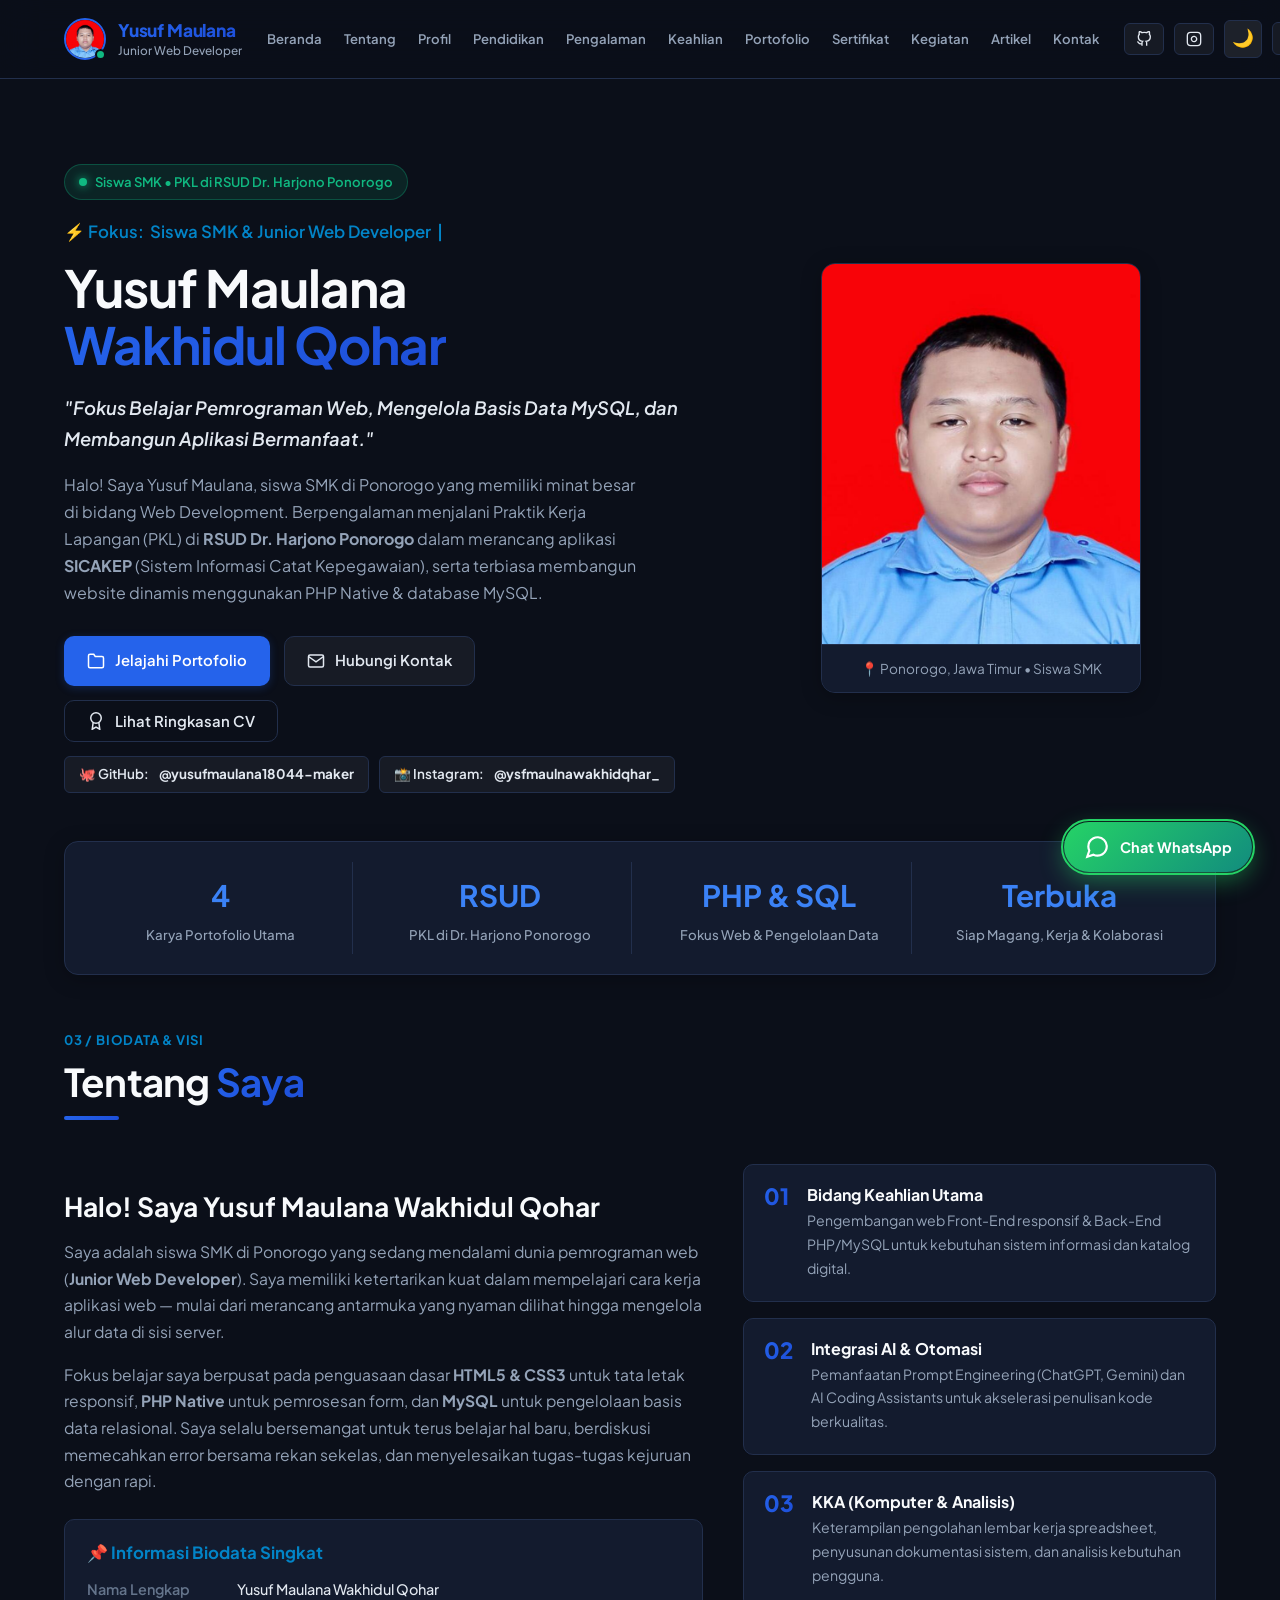
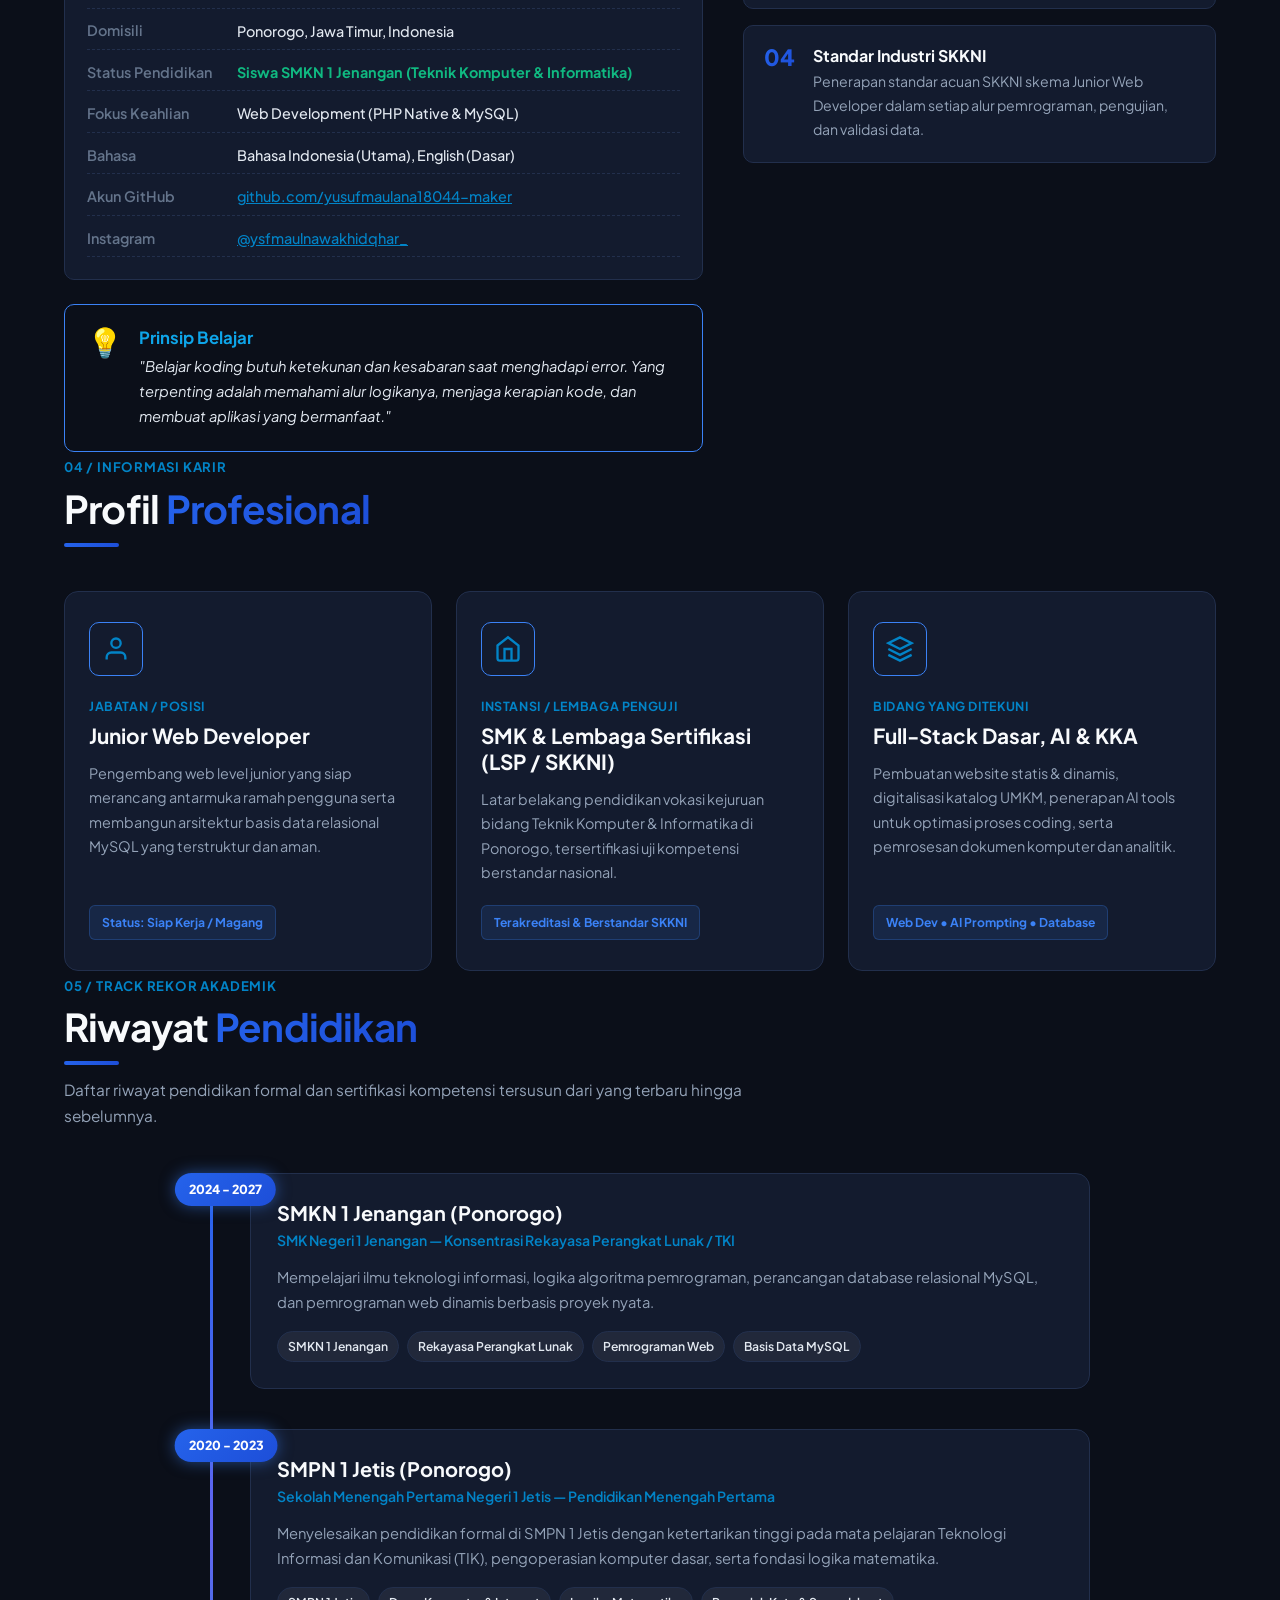
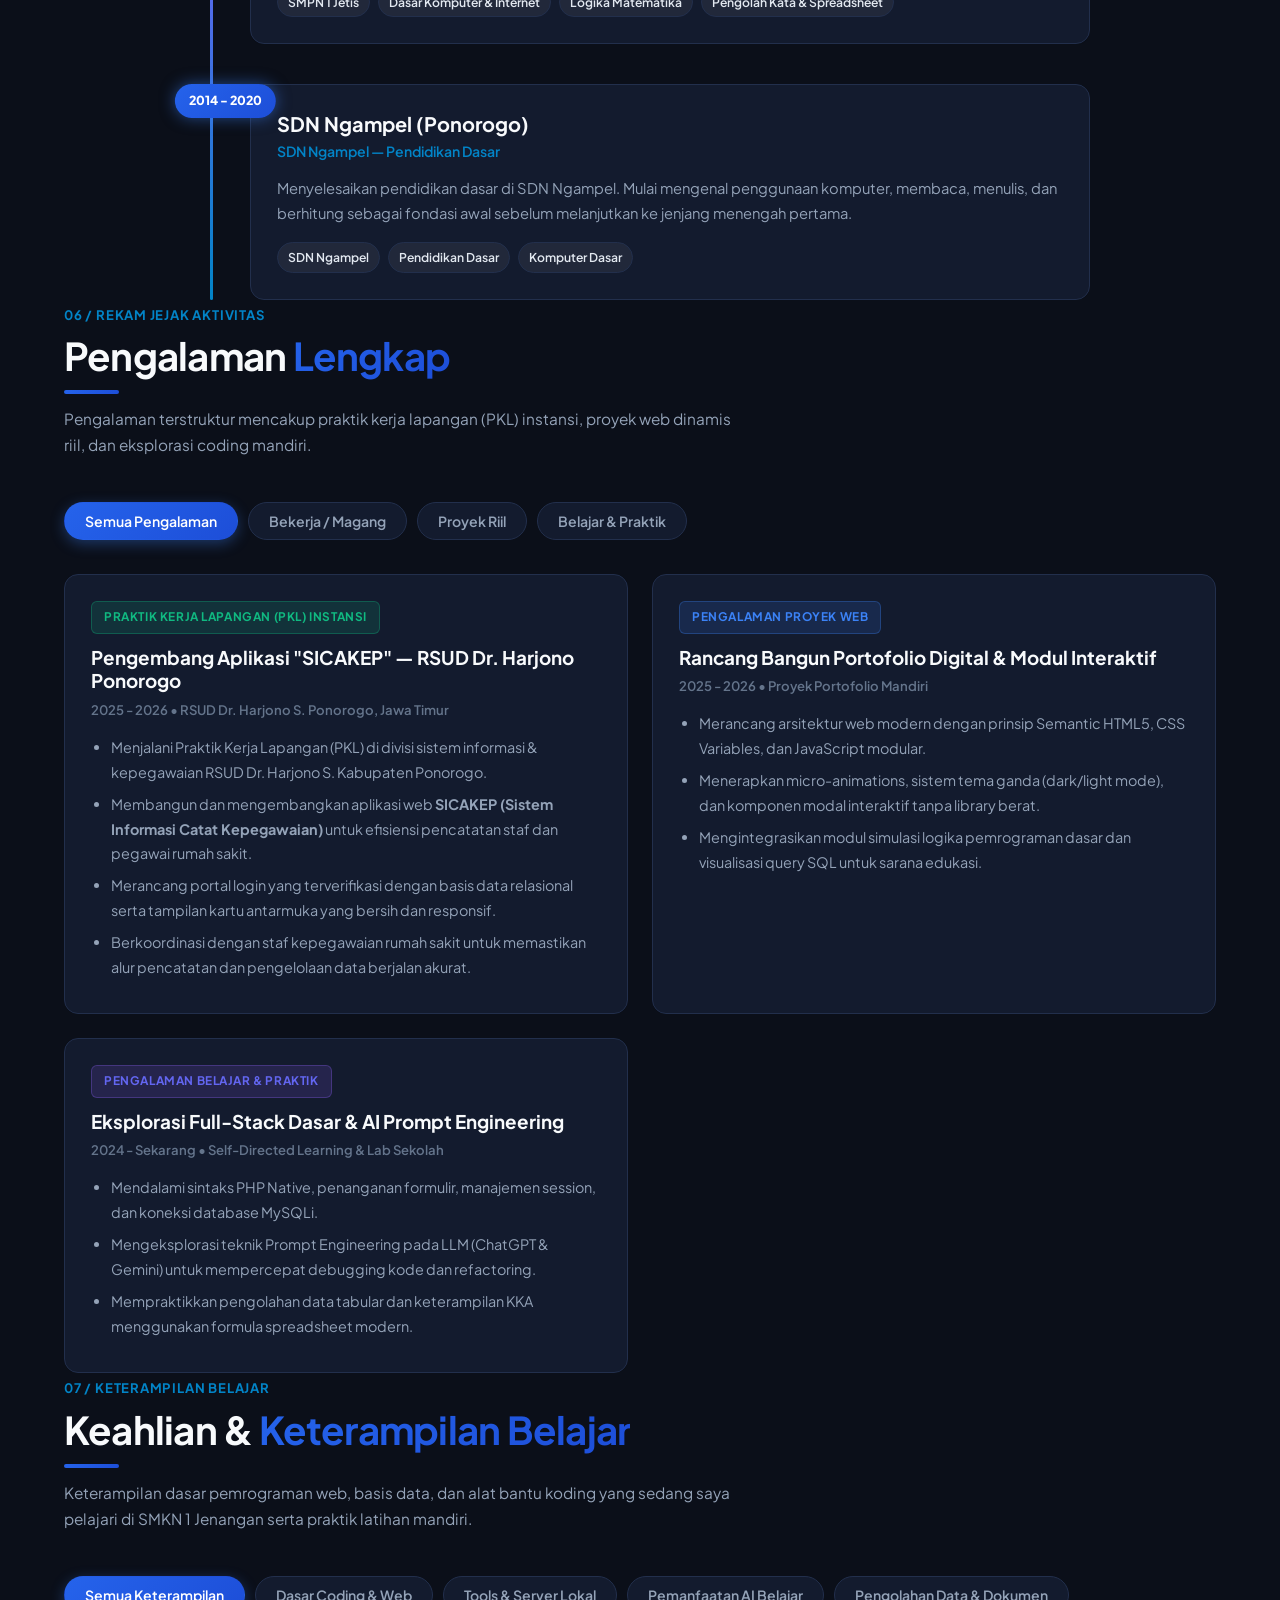
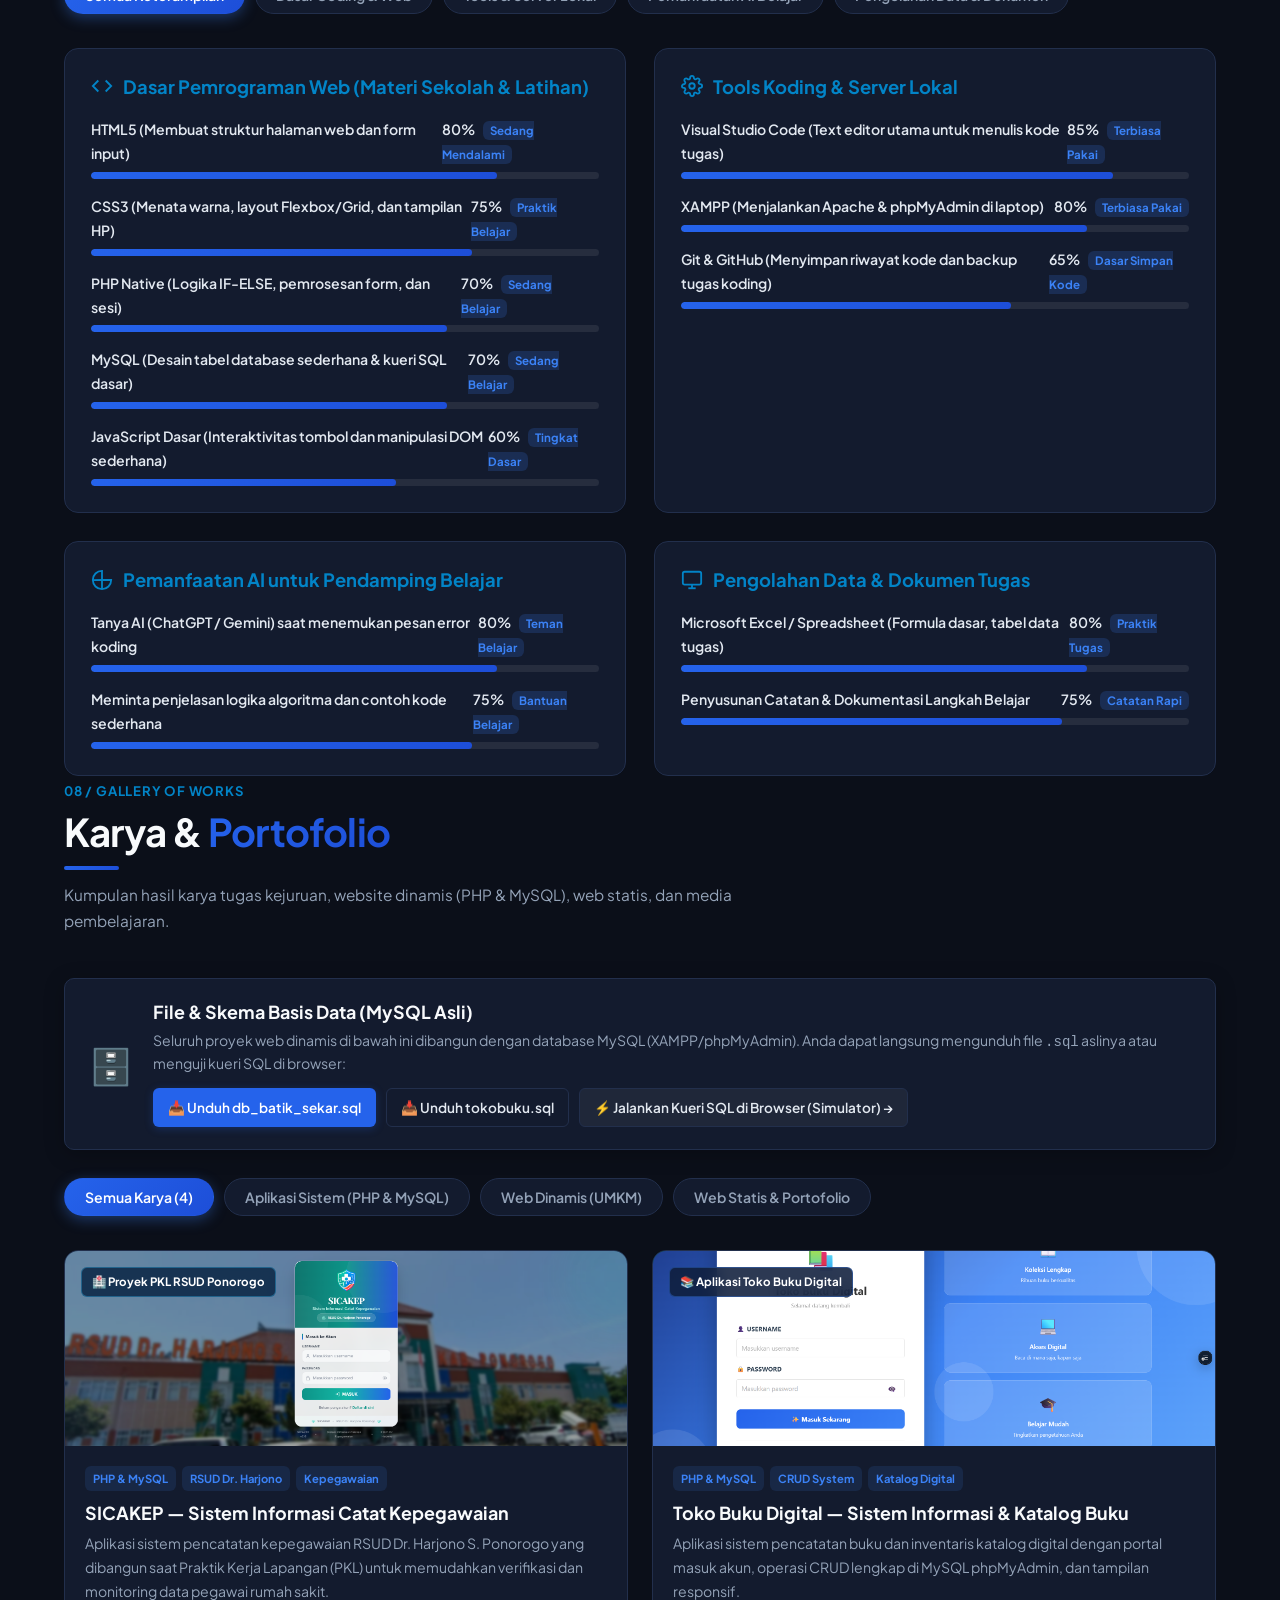
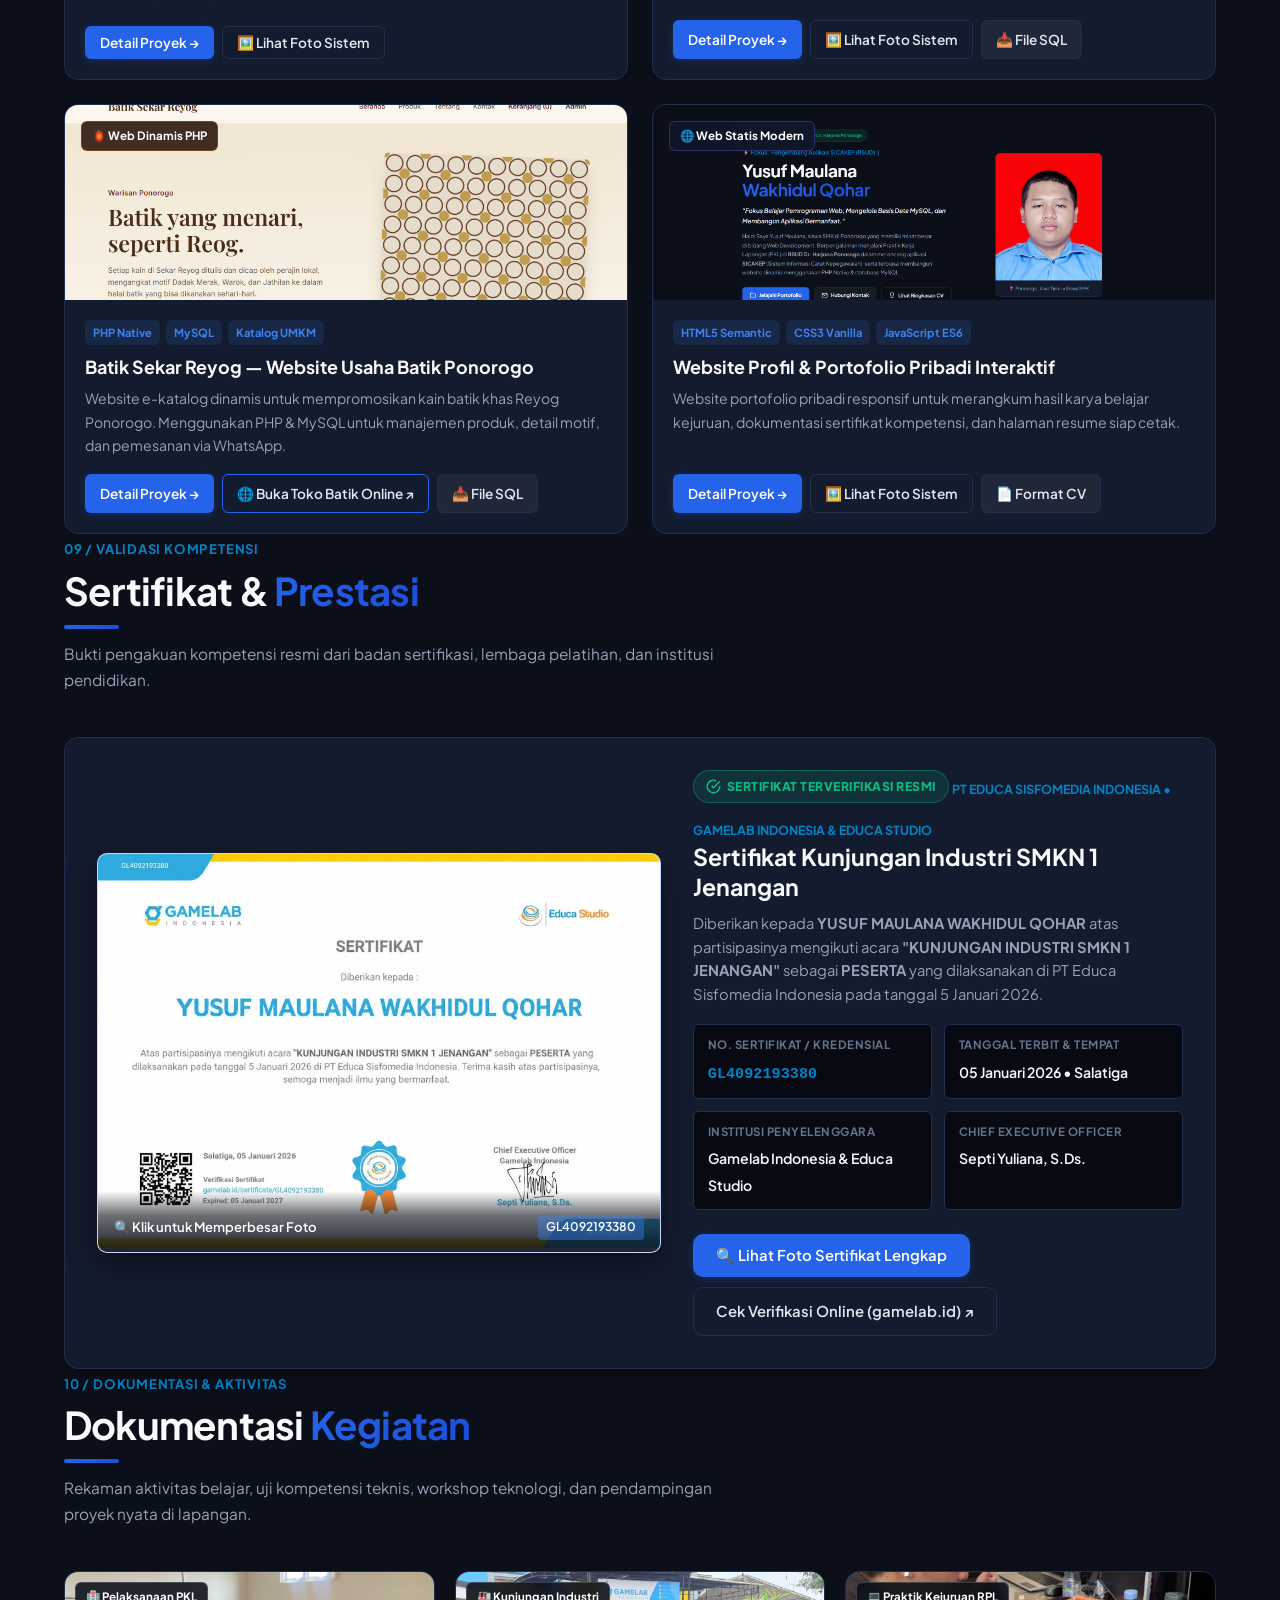
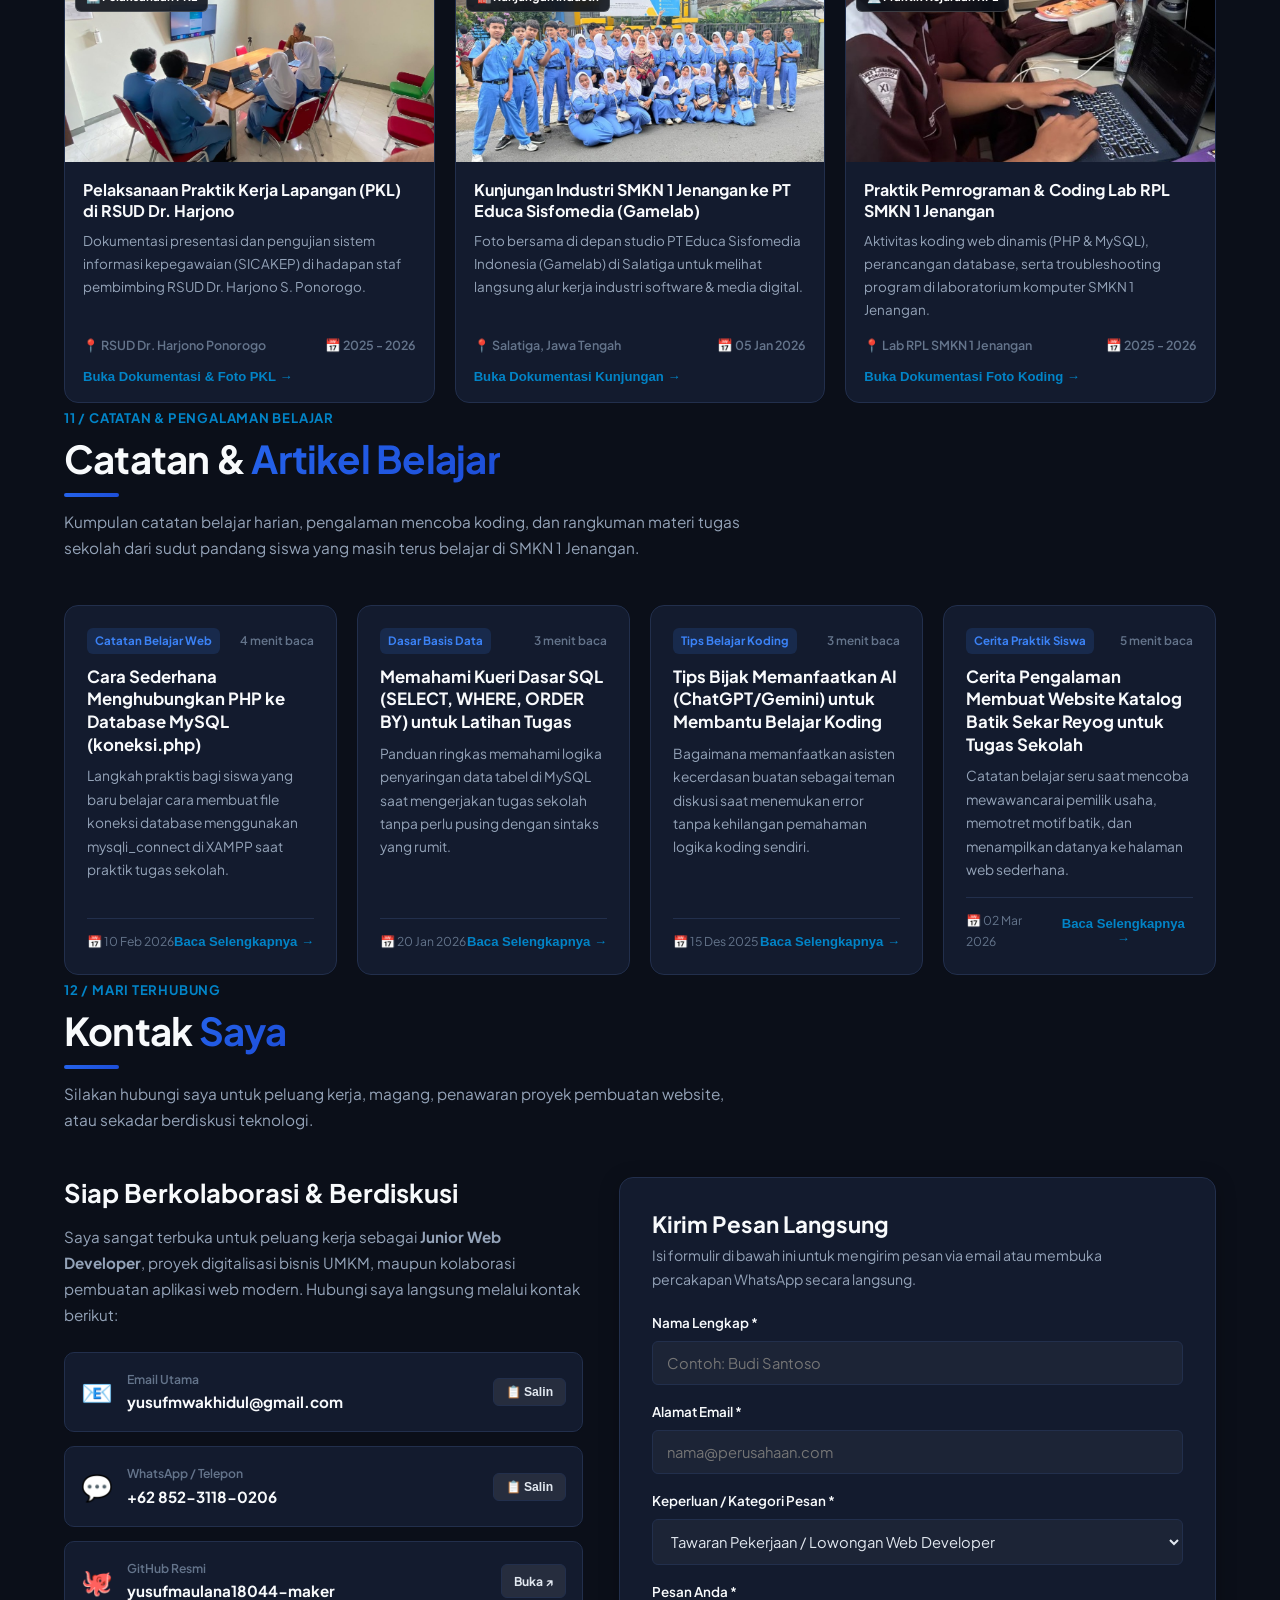
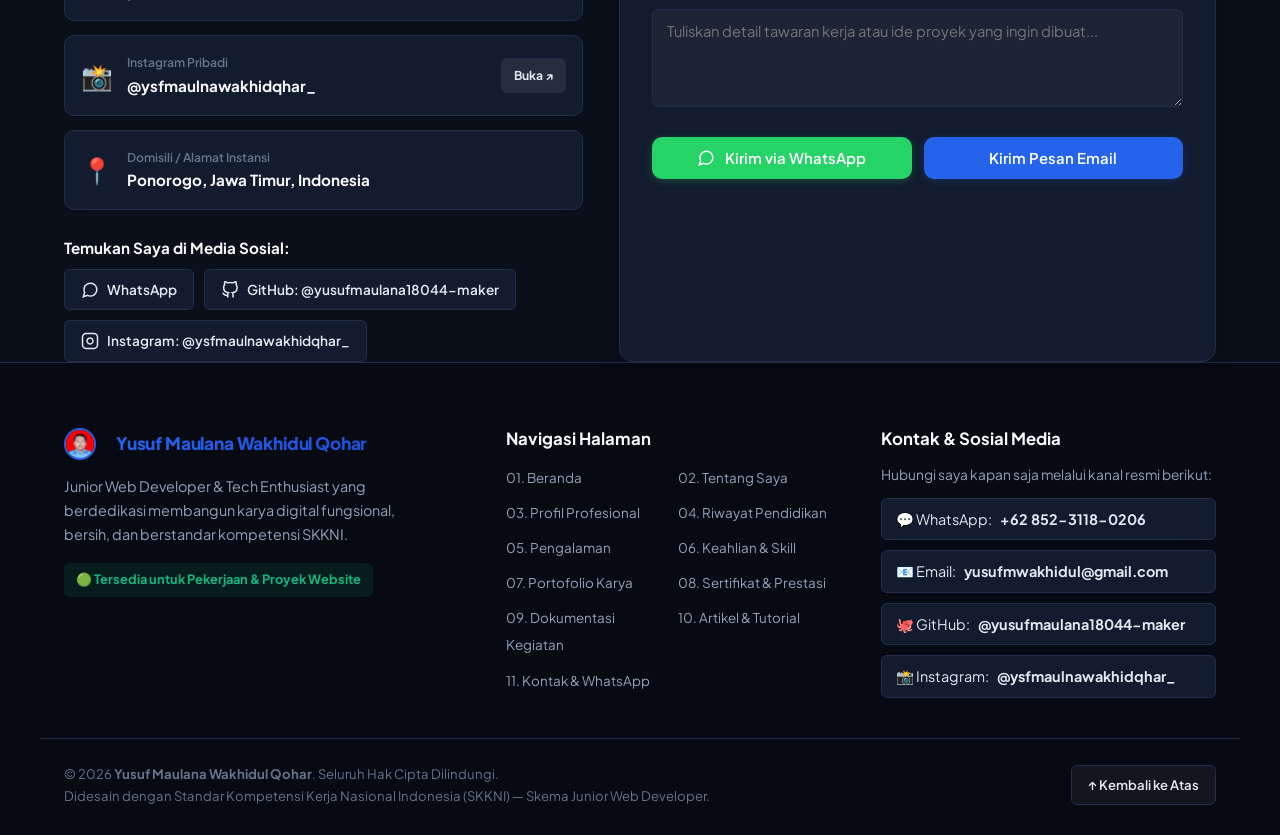
<file: index.html>
<!DOCTYPE html>
<html lang="id" data-theme="dark">
<head>
  <meta charset="UTF-8">
  <meta name="viewport" content="width=device-width, initial-scale=1.0">
  <title>Yusuf Maulana Wakhidul Qohar — Portofolio Web &amp; Siswa SMK</title>
  <meta name="description" content="Portofolio resmi Yusuf Maulana Wakhidul Qohar, siswa SMK di Ponorogo &amp; Junior Web Developer. Fokus pada pemrograman web (HTML, CSS, PHP Native, dan MySQL).">
  <meta name="keywords" content="Yusuf Maulana Wakhidul Qohar, Siswa SMK, Junior Web Developer, Web Development, PHP, MySQL, HTML, CSS, JavaScript, Portofolio, Ponorogo">
  <meta name="author" content="Yusuf Maulana Wakhidul Qohar">

  <!-- Open Graph / Meta Sosial -->
  <meta property="og:type" content="website">
  <meta property="og:title" content="Yusuf Maulana Wakhidul Qohar — Portofolio Web &amp; Siswa SMK">
  <meta property="og:description" content="Portofolio Lengkap Yusuf Maulana: Proyek Web PHP &amp; MySQL, Basis Data, dan Sertifikat Kompetensi SMK.">


  <!-- Google Fonts -->
  <link rel="preconnect" href="https://fonts.googleapis.com">
  <link rel="preconnect" href="https://fonts.gstatic.com" crossorigin>
  <link href="https://fonts.googleapis.com/css2?family=Plus+Jakarta+Sans:ital,wght@0,300..800;1,300..800&family=Space+Grotesk:wght@500;700&display=swap" rel="stylesheet">
  
  <link rel="stylesheet" href="css/style.css?v=4.0">
  <link rel="stylesheet" href="css/components.css?v=4.0">
  <link rel="stylesheet" href="css/print.css?v=4.0" media="print">
  <link rel="manifest" href="site.webmanifest">
</head>
<body id="top">

  <!-- Scroll Reading Progress Bar -->
  <div class="scroll-progress-container">
    <div class="scroll-progress-bar" id="scrollProgressBar"></div>
  </div>

  <!-- Toast Notification Box -->
  <div class="toast-notice" id="toastNotice" role="alert" aria-live="polite"></div>

  <!-- ============================================
     1. HEADER / NAVBAR
     ============================================ -->
  <header class="site-header" id="navbar">
    <div class="wrap header-inner">
      <a href="#top" class="brand" aria-label="Beranda Yusuf Maulana">
        <div class="brand-avatar-wrap">
          <img src="images/profile-square.jpg" alt="Foto Yusuf Maulana" class="brand-avatar">
          <span class="avatar-status-dot" title="Tersedia untuk Proyek"></span>
        </div>
        <div class="brand-text">
          <span class="brand-name">Yusuf Maulana</span>
          <span class="brand-sub">Junior Web Developer</span>
        </div>
      </a>

      <!-- Main Navigation Menu (13 Sections Link Support) -->
      <nav class="nav" id="nav">
        <a href="#top" class="nav-link active">Beranda</a>
        <a href="#tentang" class="nav-link">Tentang</a>
        <a href="#profil-profesional" class="nav-link">Profil</a>
        <a href="#pendidikan" class="nav-link">Pendidikan</a>
        <a href="#pengalaman" class="nav-link">Pengalaman</a>
        <a href="#keahlian" class="nav-link">Keahlian</a>
        <a href="#portofolio" class="nav-link">Portofolio</a>
        <a href="#sertifikat" class="nav-link">Sertifikat</a>
        <a href="#kegiatan" class="nav-link">Kegiatan</a>
        <a href="#artikel" class="nav-link">Artikel</a>
        <a href="#kontak" class="nav-link">Kontak</a>
      </nav>

      <div class="header-actions">
        <!-- Quick Social Links (GitHub & IG) -->
        <a href="https://github.com/yusufmaulana18044-maker" target="_blank" rel="noopener" class="btn btn-sm btn-ghost" title="GitHub: @yusufmaulana18044-maker" style="padding: 7px 11px;">
          <svg width="16" height="16" viewBox="0 0 24 24" fill="none" stroke="currentColor" stroke-width="2"><path d="M9 19c-5 1.5-5-2.5-7-3m14 6v-3.87a3.37 3.37 0 0 0-.94-2.61c3.14-.35 6.44-1.54 6.44-7A5.44 5.44 0 0 0 20 4.77 5.07 5.07 0 0 0 19.91 1S18.73.65 16 2.48a13.38 13.38 0 0 0-7 0C6.27.65 5.09 1 5.09 1A5.07 5.07 0 0 0 5 4.77a5.44 5.44 0 0 0-1.5 3.78c0 5.42 3.3 6.61 6.44 7A3.37 3.37 0 0 0 9 18.13V22"></path></svg>
        </a>
        <a href="https://www.instagram.com/ysfmaulnawakhidqhar_?stkn=bjN3emljOXRxNHB4&utm_source=qr" target="_blank" rel="noopener" class="btn btn-sm btn-ghost" title="Instagram: @ysfmaulnawakhidqhar_" style="padding: 7px 11px;">
          <svg width="16" height="16" viewBox="0 0 24 24" fill="none" stroke="currentColor" stroke-width="2"><rect x="2" y="2" width="20" height="20" rx="5" ry="5"></rect><path d="M16 11.37A4 4 0 1 1 12.63 8 4 4 0 0 1 16 11.37z"></path><line x1="17.5" y1="6.5" x2="17.51" y2="6.5"></line></svg>
        </a>

        <!-- Theme Switcher Button -->
        <button class="theme-toggle-btn" id="themeToggle" aria-label="Ganti Tema Tampilan" title="Ganti Tema Tampilan">
          <span class="theme-icon-dark">🌙</span>
          <span class="theme-icon-light">☀️</span>
        </button>

        <!-- CV Summary Modal Trigger -->
        <button class="btn btn-sm btn-ghost header-cv-btn" id="openCvBtn" title="Lihat Ringkasan CV">
          <svg width="15" height="15" viewBox="0 0 24 24" fill="none" stroke="currentColor" stroke-width="2"><path d="M14 2H6a2 2 0 0 0-2 2v16a2 2 0 0 0 2 2h12a2 2 0 0 0 2-2V8z"></path><polyline points="14 2 14 8 20 8"></polyline><line x1="16" y1="13" x2="8" y2="13"></line><line x1="16" y1="17" x2="8" y2="17"></line><polyline points="10 9 9 9 8 9"></polyline></svg>
          CV
        </button>

        <a href="#kontak" class="btn btn-sm btn-primary header-cta">Hubungi Saya</a>

        <!-- Mobile Menu Toggle Button -->
        <button class="nav-toggle" id="navToggle" aria-label="Buka menu navigasi" aria-expanded="false">
          <span></span><span></span><span></span>
        </button>
      </div>
    </div>
  </header>

  <main id="top">

    <!-- ============================================
       2. HERO / BERANDA
       ============================================ -->
    <section class="hero" id="beranda">
      <div class="wrap hero-inner">
        <div class="hero-text">
          <div class="status-badge">
            <span class="status-dot"></span> Siswa SMK • PKL di RSUD Dr. Harjono Ponorogo
          </div>

          <div class="hero-dynamic-role">
            <span class="hero-role-prefix">⚡ Fokus: </span>
            <span class="typing-text" id="typingText">Siswa SMK &amp; Junior Web Developer</span>
            <span class="typing-cursor">|</span>
          </div>

          <h1 class="hero-title">
            Yusuf Maulana<br>
            <span class="highlight">Wakhidul Qohar</span>
          </h1>

          <p class="hero-tagline">
            "Fokus Belajar Pemrograman Web, Mengelola Basis Data MySQL, dan Membangun Aplikasi Bermanfaat."
          </p>

          <p class="hero-desc">
            Halo! Saya Yusuf Maulana, siswa SMK di Ponorogo yang memiliki minat besar di bidang Web Development. Berpengalaman menjalani Praktik Kerja Lapangan (PKL) di <strong>RSUD Dr. Harjono Ponorogo</strong> dalam merancang aplikasi <strong>SICAKEP</strong> (Sistem Informasi Catat Kepegawaian), serta terbiasa membangun website dinamis menggunakan PHP Native &amp; database MySQL.
          </p>

          <div class="hero-actions">
            <a href="#portofolio" class="btn btn-primary">
              <svg width="18" height="18" viewBox="0 0 24 24" fill="none" stroke="currentColor" stroke-width="2"><path d="M22 19a2 2 0 0 1-2 2H4a2 2 0 0 1-2-2V5a2 2 0 0 1 2-2h5l2 3h9a2 2 0 0 1 2 2z"></path></svg>
              Jelajahi Portofolio
            </a>
            <a href="#kontak" class="btn btn-ghost">
              <svg width="18" height="18" viewBox="0 0 24 24" fill="none" stroke="currentColor" stroke-width="2"><path d="M4 4h16c1.1 0 2 .9 2 2v12c0 1.1-.9 2-2 2H4c-1.1 0-2-.9-2-2V6c0-1.1.9-2 2-2z"></path><polyline points="22,6 12,13 2,6"></polyline></svg>
              Hubungi Kontak
            </a>
            <button class="btn btn-outline" id="heroCvBtn">
              <svg width="18" height="18" viewBox="0 0 24 24" fill="none" stroke="currentColor" stroke-width="2"><circle cx="12" cy="8" r="7"></circle><polyline points="8.21 13.89 7 23 12 20 17 23 15.79 13.88"></polyline></svg>
              Lihat Ringkasan CV
            </button>
          </div>

          <div class="hero-social-links" style="display: flex; gap: 10px; margin-top: 14px; flex-wrap: wrap;">
            <a href="https://github.com/yusufmaulana18044-maker" target="_blank" rel="noopener" class="btn btn-sm btn-ghost" style="font-size: 0.84rem; padding: 6px 14px;">
              🐙 GitHub: <strong>@yusufmaulana18044-maker</strong>
            </a>
            <a href="https://www.instagram.com/ysfmaulnawakhidqhar_?stkn=bjN3emljOXRxNHB4&utm_source=qr" target="_blank" rel="noopener" class="btn btn-sm btn-ghost" style="font-size: 0.84rem; padding: 6px 14px;">
              📸 Instagram: <strong>@ysfmaulnawakhidqhar_</strong>
            </a>
          </div>
        </div>

        <div class="hero-photo">
          <div class="photo-container">
            <div class="photo-frame">
              <img src="images/profile-square.jpg" alt="Foto Yusuf Maulana Wakhidul Qohar">
              <div class="photo-caption-tag">
                📍 Ponorogo, Jawa Timur • Siswa SMK
              </div>
            </div>
          </div>
        </div>
      </div>

      <!-- Quick Stats Counter Strip (Realistis & Transparan) -->
      <div class="wrap hero-stats-wrap">
        <div class="hero-stats-grid">
          <div class="stat-box">
            <span class="stat-number" data-target="4">4</span>
            <span class="stat-title">Karya Portofolio Utama</span>
          </div>
          <div class="stat-box">
            <span class="stat-number">RSUD</span>
            <span class="stat-title">PKL di Dr. Harjono Ponorogo</span>
          </div>
          <div class="stat-box">
            <span class="stat-number">PHP &amp; SQL</span>
            <span class="stat-title">Fokus Web &amp; Pengelolaan Data</span>
          </div>
          <div class="stat-box">
            <span class="stat-number">Terbuka</span>
            <span class="stat-title">Siap Magang, Kerja &amp; Kolaborasi</span>
          </div>
        </div>
      </div>
    </section>

    <!-- ============================================
       3. TENTANG SAYA
       ============================================ -->
    <section class="section about-section" id="tentang">
      <div class="wrap">
        <div class="section-header">
          <span class="section-tag">03 / Biodata &amp; Visi</span>
          <h2 class="section-title">Tentang <span>Saya</span></h2>
          <div class="section-line"></div>
        </div>

        <div class="about-grid">
          <div class="about-content">
            <h3 class="about-heading">Halo! Saya Yusuf Maulana Wakhidul Qohar</h3>
            <p class="about-text">
              Saya adalah siswa SMK di Ponorogo yang sedang mendalami dunia pemrograman web (<strong>Junior Web Developer</strong>). Saya memiliki ketertarikan kuat dalam mempelajari cara kerja aplikasi web — mulai dari merancang antarmuka yang nyaman dilihat hingga mengelola alur data di sisi server.
            </p>
            <p class="about-text">
              Fokus belajar saya berpusat pada penguasaan dasar <strong>HTML5 &amp; CSS3</strong> untuk tata letak responsif, <strong>PHP Native</strong> untuk pemrosesan form, dan <strong>MySQL</strong> untuk pengelolaan basis data relasional. Saya selalu bersemangat untuk terus belajar hal baru, berdiskusi memecahkan error bersama rekan sekelas, dan menyelesaikan tugas-tugas kejuruan dengan rapi.
            </p>

            <!-- Biodata Quick Info Box -->
            <div class="biodata-card">
              <h4 class="biodata-title">📌 Informasi Biodata Singkat</h4>
              <div class="biodata-items">
                <div class="bio-item">
                  <span class="bio-key">Nama Lengkap</span>
                  <span class="bio-val">Yusuf Maulana Wakhidul Qohar</span>
                </div>
                <div class="bio-item">
                  <span class="bio-key">Domisili</span>
                  <span class="bio-val">Ponorogo, Jawa Timur, Indonesia</span>
                </div>
                <div class="bio-item">
                  <span class="bio-key">Status Pendidikan</span>
                  <span class="bio-val text-accent">Siswa SMKN 1 Jenangan (Teknik Komputer &amp; Informatika)</span>
                </div>
                <div class="bio-item">
                  <span class="bio-key">Fokus Keahlian</span>
                  <span class="bio-val">Web Development (PHP Native &amp; MySQL)</span>
                </div>
                <div class="bio-item">
                  <span class="bio-key">Bahasa</span>
                  <span class="bio-val">Bahasa Indonesia (Utama), English (Dasar)</span>
                </div>
                <div class="bio-item">
                  <span class="bio-key">Akun GitHub</span>
                  <span class="bio-val"><a href="https://github.com/yusufmaulana18044-maker" target="_blank" rel="noopener" style="color: var(--cyan); text-decoration: underline;">github.com/yusufmaulana18044-maker</a></span>
                </div>
                <div class="bio-item">
                  <span class="bio-key">Instagram</span>
                  <span class="bio-val"><a href="https://www.instagram.com/ysfmaulnawakhidqhar_?stkn=bjN3emljOXRxNHB4&utm_source=qr" target="_blank" rel="noopener" style="color: var(--cyan); text-decoration: underline;">@ysfmaulnawakhidqhar_</a></span>
                </div>
              </div>
            </div>

            <!-- Vision & Principle Box -->
            <div class="vision-box">
              <div class="vision-icon">💡</div>
              <div class="vision-body">
                <h4>Prinsip Belajar</h4>
                <p>
                  "Belajar koding butuh ketekunan dan kesabaran saat menghadapi error. Yang terpenting adalah memahami alur logikanya, menjaga kerapian kode, dan membuat aplikasi yang bermanfaat."
                </p>
              </div>
            </div>
          </div>

          <div class="about-highlights">
            <div class="highlight-card">
              <div class="hl-num">01</div>
              <div class="hl-info">
                <h4>Bidang Keahlian Utama</h4>
                <p>Pengembangan web Front-End responsif &amp; Back-End PHP/MySQL untuk kebutuhan sistem informasi dan katalog digital.</p>
              </div>
            </div>

            <div class="highlight-card">
              <div class="hl-num">02</div>
              <div class="hl-info">
                <h4>Integrasi AI &amp; Otomasi</h4>
                <p>Pemanfaatan Prompt Engineering (ChatGPT, Gemini) dan AI Coding Assistants untuk akselerasi penulisan kode berkualitas.</p>
              </div>
            </div>

            <div class="highlight-card">
              <div class="hl-num">03</div>
              <div class="hl-info">
                <h4>KKA (Komputer &amp; Analisis)</h4>
                <p>Keterampilan pengolahan lembar kerja spreadsheet, penyusunan dokumentasi sistem, dan analisis kebutuhan pengguna.</p>
              </div>
            </div>

            <div class="highlight-card">
              <div class="hl-num">04</div>
              <div class="hl-info">
                <h4>Standar Industri SKKNI</h4>
                <p>Penerapan standar acuan SKKNI skema Junior Web Developer dalam setiap alur pemrograman, pengujian, dan validasi data.</p>
              </div>
            </div>
          </div>
        </div>
      </div>
    </section>

    <!-- ============================================
       4. PROFIL PROFESIONAL
       ============================================ -->
    <section class="section prof-section" id="profil-profesional">
      <div class="wrap">
        <div class="section-header">
          <span class="section-tag">04 / Informasi Karir</span>
          <h2 class="section-title">Profil <span>Profesional</span></h2>
          <div class="section-line"></div>
        </div>

        <div class="prof-grid">
          <!-- Card 1: Jabatan -->
          <div class="prof-card">
            <div class="prof-icon">
              <svg width="28" height="28" viewBox="0 0 24 24" fill="none" stroke="currentColor" stroke-width="2"><path d="M20 21v-2a4 4 0 0 0-4-4H8a4 4 0 0 0-4 4v2"></path><circle cx="12" cy="7" r="4"></circle></svg>
            </div>
            <span class="prof-label">Jabatan / Posisi</span>
            <h3 class="prof-value">Junior Web Developer</h3>
            <p class="prof-desc">
              Pengembang web level junior yang siap merancang antarmuka ramah pengguna serta membangun arsitektur basis data relasional MySQL yang terstruktur dan aman.
            </p>
            <div class="prof-badge-tag">Status: Siap Kerja / Magang</div>
          </div>

          <!-- Card 2: Instansi -->
          <div class="prof-card">
            <div class="prof-icon">
              <svg width="28" height="28" viewBox="0 0 24 24" fill="none" stroke="currentColor" stroke-width="2"><path d="M3 9l9-7 9 7v11a2 2 0 0 1-2 2H5a2 2 0 0 1-2-2z"></path><polyline points="9 22 9 12 15 12 15 22"></polyline></svg>
            </div>
            <span class="prof-label">Instansi / Lembaga Penguji</span>
            <h3 class="prof-value">SMK &amp; Lembaga Sertifikasi (LSP / SKKNI)</h3>
            <p class="prof-desc">
              Latar belakang pendidikan vokasi kejuruan bidang Teknik Komputer &amp; Informatika di Ponorogo, tersertifikasi uji kompetensi berstandar nasional.
            </p>
            <div class="prof-badge-tag">Terakreditasi &amp; Berstandar SKKNI</div>
          </div>

          <!-- Card 3: Bidang yang Ditekuni -->
          <div class="prof-card">
            <div class="prof-icon">
              <svg width="28" height="28" viewBox="0 0 24 24" fill="none" stroke="currentColor" stroke-width="2"><polygon points="12 2 2 7 12 12 22 7 12 2"></polygon><polyline points="2 17 12 22 22 17"></polyline><polyline points="2 12 12 17 22 12"></polyline></svg>
            </div>
            <span class="prof-label">Bidang yang Ditekuni</span>
            <h3 class="prof-value">Full-Stack Dasar, AI &amp; KKA</h3>
            <p class="prof-desc">
              Pembuatan website statis &amp; dinamis, digitalisasi katalog UMKM, penerapan AI tools untuk optimasi proses coding, serta pemrosesan dokumen komputer dan analitik.
            </p>
            <div class="prof-badge-tag">Web Dev • AI Prompting • Database</div>
          </div>
        </div>
      </div>
    </section>

    <!-- ============================================
       5. PENDIDIKAN
       ============================================ -->
    <section class="section edu-section" id="pendidikan">
      <div class="wrap">
        <div class="section-header">
          <span class="section-tag">05 / Track Rekor Akademik</span>
          <h2 class="section-title">Riwayat <span>Pendidikan</span></h2>
          <div class="section-line"></div>
          <p class="section-subtitle">Daftar riwayat pendidikan formal dan sertifikasi kompetensi tersusun dari yang terbaru hingga sebelumnya.</p>
        </div>

        <div class="timeline">
          <!-- Item 1 (Terbaru - 2024 - 2027) -->
          <div class="timeline-item">
            <div class="timeline-badge">2024 - 2027</div>
            <div class="timeline-content">
              <div class="timeline-header">
                <h3>SMKN 1 Jenangan (Ponorogo)</h3>
                <span class="timeline-sub">SMK Negeri 1 Jenangan — Konsentrasi Rekayasa Perangkat Lunak / TKI</span>
              </div>
              <p class="timeline-desc">
                Mempelajari ilmu teknologi informasi, logika algoritma pemrograman, perancangan database relasional MySQL, dan pemrograman web dinamis berbasis proyek nyata.
              </p>
              <div class="timeline-tags">
                <span>SMKN 1 Jenangan</span>
                <span>Rekayasa Perangkat Lunak</span>
                <span>Pemrograman Web</span>
                <span>Basis Data MySQL</span>
              </div>
            </div>
          </div>

          <!-- Item 2 (2020 - 2023) -->
          <div class="timeline-item">
            <div class="timeline-badge">2020 - 2023</div>
            <div class="timeline-content">
              <div class="timeline-header">
                <h3>SMPN 1 Jetis (Ponorogo)</h3>
                <span class="timeline-sub">Sekolah Menengah Pertama Negeri 1 Jetis — Pendidikan Menengah Pertama</span>
              </div>
              <p class="timeline-desc">
                Menyelesaikan pendidikan formal di SMPN 1 Jetis dengan ketertarikan tinggi pada mata pelajaran Teknologi Informasi dan Komunikasi (TIK), pengoperasian komputer dasar, serta fondasi logika matematika.
              </p>
              <div class="timeline-tags">
                <span>SMPN 1 Jetis</span>
                <span>Dasar Komputer &amp; Internet</span>
                <span>Logika Matematika</span>
                <span>Pengolah Kata &amp; Spreadsheet</span>
              </div>
            </div>
          </div>

          <!-- Item 3 (2014 - 2020) -->
          <div class="timeline-item">
            <div class="timeline-badge">2014 - 2020</div>
            <div class="timeline-content">
              <div class="timeline-header">
                <h3>SDN Ngampel (Ponorogo)</h3>
                <span class="timeline-sub">SDN Ngampel — Pendidikan Dasar</span>
              </div>
              <p class="timeline-desc">
                Menyelesaikan pendidikan dasar di SDN Ngampel. Mulai mengenal penggunaan komputer, membaca, menulis, dan berhitung sebagai fondasi awal sebelum melanjutkan ke jenjang menengah pertama.
              </p>
              <div class="timeline-tags">
                <span>SDN Ngampel</span>
                <span>Pendidikan Dasar</span>
                <span>Komputer Dasar</span>
              </div>
            </div>
          </div>
        </div>
      </div>
    </section>

    <!-- ============================================
       6. PENGALAMAN
       ============================================ -->
    <section class="section exp-section" id="pengalaman">
      <div class="wrap">
        <div class="section-header">
          <span class="section-tag">06 / Rekam Jejak Aktivitas</span>
          <h2 class="section-title">Pengalaman <span>Lengkap</span></h2>
          <div class="section-line"></div>
          <p class="section-subtitle">Pengalaman terstruktur mencakup praktik kerja lapangan (PKL) instansi, proyek web dinamis riil, dan eksplorasi coding mandiri.</p>
        </div>

        <!-- Experience Category Filter Tabs -->
        <div class="filter-tabs" id="expFilterTabs">
          <button class="filter-btn active" data-exp-filter="all">Semua Pengalaman</button>
          <button class="filter-btn" data-exp-filter="bekerja">Bekerja / Magang</button>
          <button class="filter-btn" data-exp-filter="proyek">Proyek Riil</button>
          <button class="filter-btn" data-exp-filter="belajar">Belajar &amp; Praktik</button>
        </div>

        <div class="exp-grid" id="expGrid">
          <!-- Experience 1: Bekerja / Magang (PKL RSUD) -->
          <div class="exp-card" data-exp-cat="bekerja">
            <div class="exp-type-tag exp-badge--work">Praktik Kerja Lapangan (PKL) Instansi</div>
            <h3 class="exp-role">Pengembang Aplikasi "SICAKEP" — RSUD Dr. Harjono Ponorogo</h3>
            <span class="exp-period">2025 - 2026 • RSUD Dr. Harjono S. Ponorogo, Jawa Timur</span>
            <ul class="exp-list">
              <li>Menjalani Praktik Kerja Lapangan (PKL) di divisi sistem informasi &amp; kepegawaian RSUD Dr. Harjono S. Kabupaten Ponorogo.</li>
              <li>Membangun dan mengembangkan aplikasi web <strong>SICAKEP (Sistem Informasi Catat Kepegawaian)</strong> untuk efisiensi pencatatan staf dan pegawai rumah sakit.</li>
              <li>Merancang portal login yang terverifikasi dengan basis data relasional serta tampilan kartu antarmuka yang bersih dan responsif.</li>
              <li>Berkoordinasi dengan staf kepegawaian rumah sakit untuk memastikan alur pencatatan dan pengelolaan data berjalan akurat.</li>
            </ul>
          </div>

          <!-- Experience 2: Proyek Riil -->
          <div class="exp-card" data-exp-cat="proyek">
            <div class="exp-type-tag exp-badge--project">Pengalaman Proyek Web</div>
            <h3 class="exp-role">Rancang Bangun Portofolio Digital &amp; Modul Interaktif</h3>
            <span class="exp-period">2025 - 2026 • Proyek Portofolio Mandiri</span>
            <ul class="exp-list">
              <li>Merancang arsitektur web modern dengan prinsip Semantic HTML5, CSS Variables, dan JavaScript modular.</li>
              <li>Menerapkan micro-animations, sistem tema ganda (dark/light mode), dan komponen modal interaktif tanpa library berat.</li>
              <li>Mengintegrasikan modul simulasi logika pemrograman dasar dan visualisasi query SQL untuk sarana edukasi.</li>
            </ul>
          </div>

          <!-- Experience 3: Belajar -->
          <div class="exp-card" data-exp-cat="belajar">
            <div class="exp-type-tag exp-badge--study">Pengalaman Belajar &amp; Praktik</div>
            <h3 class="exp-role">Eksplorasi Full-Stack Dasar &amp; AI Prompt Engineering</h3>
            <span class="exp-period">2024 - Sekarang • Self-Directed Learning &amp; Lab Sekolah</span>
            <ul class="exp-list">
              <li>Mendalami sintaks PHP Native, penanganan formulir, manajemen session, dan koneksi database MySQLi.</li>
              <li>Mengeksplorasi teknik Prompt Engineering pada LLM (ChatGPT &amp; Gemini) untuk mempercepat debugging kode dan refactoring.</li>
              <li>Mempraktikkan pengolahan data tabular dan keterampilan KKA menggunakan formula spreadsheet modern.</li>
            </ul>
          </div>
        </div>
      </div>
    </section>

    <!-- ============================================
       7. KEAHLIAN
       ============================================ -->
    <section class="section skills-section" id="keahlian">
      <div class="wrap">
        <div class="section-header">
          <span class="section-tag">07 / Keterampilan Belajar</span>
          <h2 class="section-title">Keahlian &amp; <span>Keterampilan Belajar</span></h2>
          <div class="section-line"></div>
          <p class="section-subtitle">Keterampilan dasar pemrograman web, basis data, dan alat bantu koding yang sedang saya pelajari di SMKN 1 Jenangan serta praktik latihan mandiri.</p>
        </div>

        <!-- Skill Filter Tabs -->
        <div class="filter-tabs" id="skillFilterTabs">
          <button class="filter-btn active" data-skill-filter="all">Semua Keterampilan</button>
          <button class="filter-btn" data-skill-filter="coding">Dasar Coding &amp; Web</button>
          <button class="filter-btn" data-skill-filter="tools">Tools &amp; Server Lokal</button>
          <button class="filter-btn" data-skill-filter="ai">Pemanfaatan AI Belajar</button>
          <button class="filter-btn" data-skill-filter="kka">Pengolahan Data &amp; Dokumen</button>
        </div>

        <div class="skills-wrapper" id="skillsWrapper">

          <!-- Category 1: Dasar Pemrograman Web -->
          <div class="skill-category" data-skill-cat="coding">
            <h3 class="cat-title">
              <svg width="22" height="22" viewBox="0 0 24 24" fill="none" stroke="currentColor" stroke-width="2"><polyline points="16 18 22 12 16 6"></polyline><polyline points="8 6 2 12 8 18"></polyline></svg>
              Dasar Pemrograman Web (Materi Sekolah &amp; Latihan)
            </h3>
            <div class="skill-bars">
              <div class="skill-item">
                <div class="skill-info">
                  <span>HTML5 (Membuat struktur halaman web dan form input)</span>
                  <span class="pct">80% <small class="skill-lvl">Sedang Mendalami</small></span>
                </div>
                <div class="bar-bg"><div class="bar-fill" style="width: 80%;"></div></div>
              </div>
              <div class="skill-item">
                <div class="skill-info">
                  <span>CSS3 (Menata warna, layout Flexbox/Grid, dan tampilan HP)</span>
                  <span class="pct">75% <small class="skill-lvl">Praktik Belajar</small></span>
                </div>
                <div class="bar-bg"><div class="bar-fill" style="width: 75%;"></div></div>
              </div>
              <div class="skill-item">
                <div class="skill-info">
                  <span>PHP Native (Logika IF-ELSE, pemrosesan form, dan sesi)</span>
                  <span class="pct">70% <small class="skill-lvl">Sedang Belajar</small></span>
                </div>
                <div class="bar-bg"><div class="bar-fill" style="width: 70%;"></div></div>
              </div>
              <div class="skill-item">
                <div class="skill-info">
                  <span>MySQL (Desain tabel database sederhana &amp; kueri SQL dasar)</span>
                  <span class="pct">70% <small class="skill-lvl">Sedang Belajar</small></span>
                </div>
                <div class="bar-bg"><div class="bar-fill" style="width: 70%;"></div></div>
              </div>
              <div class="skill-item">
                <div class="skill-info">
                  <span>JavaScript Dasar (Interaktivitas tombol dan manipulasi DOM sederhana)</span>
                  <span class="pct">60% <small class="skill-lvl">Tingkat Dasar</small></span>
                </div>
                <div class="bar-bg"><div class="bar-fill" style="width: 60%;"></div></div>
              </div>
            </div>
          </div>

          <!-- Category 2: Tools & Lingkungan Belajar -->
          <div class="skill-category" data-skill-cat="tools">
            <h3 class="cat-title">
              <svg width="22" height="22" viewBox="0 0 24 24" fill="none" stroke="currentColor" stroke-width="2"><circle cx="12" cy="12" r="3"></circle><path d="M19.4 15a1.65 1.65 0 0 0 .33 1.82l.06.06a2 2 0 0 1 0 2.83 2 2 0 0 1-2.83 0l-.06-.06a1.65 1.65 0 0 0-1.82-.33 1.65 1.65 0 0 0-1 1.51V21a2 2 0 0 1-2 2 2 2 0 0 1-2-2v-.09A1.65 1.65 0 0 0 9 19.4a1.65 1.65 0 0 0-1.82.33l-.06.06a2 2 0 0 1-2.83 0 2 2 0 0 1 0-2.83l.06-.06a1.65 1.65 0 0 0 .33-1.82 1.65 1.65 0 0 0-1.51-1H3a2 2 0 0 1-2-2 2 2 0 0 1 2-2h.09A1.65 1.65 0 0 0 4.6 9a1.65 1.65 0 0 0-.33-1.82l-.06-.06a2 2 0 0 1 0-2.83 2 2 0 0 1 2.83 0l.06.06a1.65 1.65 0 0 0 1.82.33H9a1.65 1.65 0 0 0 1-1.51V3a2 2 0 0 1 2-2 2 2 0 0 1 2 2v.09a1.65 1.65 0 0 0 1 1.51 1.65 1.65 0 0 0 1.82-.33l.06-.06a2 2 0 0 1 2.83 0 2 2 0 0 1 0 2.83l-.06.06a1.65 1.65 0 0 0-.33 1.82V9a1.65 1.65 0 0 0 1.51 1H21a2 2 0 0 1 2 2 2 2 0 0 1-2 2h-.09a1.65 1.65 0 0 0-1.51 1z"></path></svg>
              Tools Koding &amp; Server Lokal
            </h3>
            <div class="skill-bars">
              <div class="skill-item">
                <div class="skill-info">
                  <span>Visual Studio Code (Text editor utama untuk menulis kode tugas)</span>
                  <span class="pct">85% <small class="skill-lvl">Terbiasa Pakai</small></span>
                </div>
                <div class="bar-bg"><div class="bar-fill" style="width: 85%;"></div></div>
              </div>
              <div class="skill-item">
                <div class="skill-info">
                  <span>XAMPP (Menjalankan Apache &amp; phpMyAdmin di laptop)</span>
                  <span class="pct">80% <small class="skill-lvl">Terbiasa Pakai</small></span>
                </div>
                <div class="bar-bg"><div class="bar-fill" style="width: 80%;"></div></div>
              </div>
              <div class="skill-item">
                <div class="skill-info">
                  <span>Git &amp; GitHub (Menyimpan riwayat kode dan backup tugas koding)</span>
                  <span class="pct">65% <small class="skill-lvl">Dasar Simpan Kode</small></span>
                </div>
                <div class="bar-bg"><div class="bar-fill" style="width: 65%;"></div></div>
              </div>
            </div>
          </div>

          <!-- Category 3: Pemanfaatan AI Belajar -->
          <div class="skill-category" data-skill-cat="ai">
            <h3 class="cat-title">
              <svg width="22" height="22" viewBox="0 0 24 24" fill="none" stroke="currentColor" stroke-width="2"><path d="M12 2a10 10 0 1 0 10 10H12V2z"></path><path d="M12 12L2.1 12.1"></path><path d="M12 12v9.9"></path></svg>
              Pemanfaatan AI untuk Pendamping Belajar
            </h3>
            <div class="skill-bars">
              <div class="skill-item">
                <div class="skill-info">
                  <span>Tanya AI (ChatGPT / Gemini) saat menemukan pesan error koding</span>
                  <span class="pct">80% <small class="skill-lvl">Teman Belajar</small></span>
                </div>
                <div class="bar-bg"><div class="bar-fill" style="width: 80%;"></div></div>
              </div>
              <div class="skill-item">
                <div class="skill-info">
                  <span>Meminta penjelasan logika algoritma dan contoh kode sederhana</span>
                  <span class="pct">75% <small class="skill-lvl">Bantuan Belajar</small></span>
                </div>
                <div class="bar-bg"><div class="bar-fill" style="width: 75%;"></div></div>
              </div>
            </div>
          </div>

          <!-- Category 4: Pengolahan Data & Dokumen -->
          <div class="skill-category" data-skill-cat="kka">
            <h3 class="cat-title">
              <svg width="22" height="22" viewBox="0 0 24 24" fill="none" stroke="currentColor" stroke-width="2"><rect x="2" y="3" width="20" height="14" rx="2" ry="2"></rect><line x1="8" y1="21" x2="16" y2="21"></line><line x1="12" y1="17" x2="12" y2="21"></line></svg>
              Pengolahan Data &amp; Dokumen Tugas
            </h3>
            <div class="skill-bars">
              <div class="skill-item">
                <div class="skill-info">
                  <span>Microsoft Excel / Spreadsheet (Formula dasar, tabel data tugas)</span>
                  <span class="pct">80% <small class="skill-lvl">Praktik Tugas</small></span>
                </div>
                <div class="bar-bg"><div class="bar-fill" style="width: 80%;"></div></div>
              </div>
              <div class="skill-item">
                <div class="skill-info">
                  <span>Penyusunan Catatan &amp; Dokumentasi Langkah Belajar</span>
                  <span class="pct">75% <small class="skill-lvl">Catatan Rapi</small></span>
                </div>
                <div class="bar-bg"><div class="bar-fill" style="width: 75%;"></div></div>
              </div>
            </div>
          </div>

        </div>
      </div>
    </section>

    <!-- ============================================
       8. KARYA / PORTOFOLIO
       ============================================ -->
    <section class="section projects-section" id="portofolio">
      <div class="wrap">
        <div class="section-header">
          <span class="section-tag">08 / Gallery Of Works</span>
          <h2 class="section-title">Karya &amp; <span>Portofolio</span></h2>
          <div class="section-line"></div>
          <p class="section-subtitle">Kumpulan hasil karya tugas kejuruan, website dinamis (PHP &amp; MySQL), web statis, dan media pembelajaran.</p>
        </div>

        <!-- Dedicated Database Showcase Banner -->
        <div class="database-showcase-box" style="background: var(--bg-card); border: 1px solid var(--card-border); border-radius: var(--radius-md); padding: 22px 24px; margin-bottom: 28px; display: flex; gap: 20px; align-items: center; flex-wrap: wrap; box-shadow: var(--shadow-glass);">
          <div style="font-size: 2.2rem; line-height: 1;">🗄️</div>
          <div style="flex: 1; min-width: 260px;">
            <h3 style="font-size: 1.12rem; margin: 0 0 6px 0; color: var(--text-heading); font-family: var(--font-display);">File &amp; Skema Basis Data (MySQL Asli)</h3>
            <p style="margin: 0; font-size: 0.88rem; color: var(--text-muted); line-height: 1.5;">
              Seluruh proyek web dinamis di bawah ini dibangun dengan database MySQL (XAMPP/phpMyAdmin). Anda dapat langsung mengunduh file <code>.sql</code> aslinya atau menguji kueri SQL di browser:
            </p>
            <div style="display: flex; gap: 10px; margin-top: 14px; flex-wrap: wrap;">
              <a href="database/db_batik_sekar.sql" download="db_batik_sekar.sql" class="btn btn-sm btn-primary">
                📥 Unduh db_batik_sekar.sql
              </a>
              <a href="database/tokobuku.sql" download="tokobuku.sql" class="btn btn-sm btn-outline">
                📥 Unduh tokobuku.sql
              </a>
              <a href="sql-playground.html" class="btn btn-sm btn-ghost">
                ⚡ Jalankan Kueri SQL di Browser (Simulator) →
              </a>
            </div>
          </div>
        </div>

        <!-- Filter Buttons (Tepat 4 Karya Unggulan) -->
        <div class="portfolio-filter" id="portfolioFilter">
          <button class="filter-btn active" data-filter="all">Semua Karya (4)</button>
          <button class="filter-btn" data-filter="aplikasi">Aplikasi Sistem (PHP &amp; MySQL)</button>
          <button class="filter-btn" data-filter="web-dinamis">Web Dinamis (UMKM)</button>
          <button class="filter-btn" data-filter="web-statis">Web Statis &amp; Portofolio</button>
        </div>

        <div class="portfolio-grid" id="portfolioGrid">

          <!-- Project 1 (PKL): SICAKEP RSUD Dr. Harjono Ponorogo -->
          <article class="project-card-item" data-category="aplikasi" data-project-id="sicakep">
            <div class="project-thumb project-media--sicakep">
              <img src="images/proyek-sicakep.png" alt="Aplikasi SICAKEP RSUD Dr. Harjono Ponorogo" class="project-thumb-img">
              <div class="project-overlay">
                <span class="project-badge" style="background: rgba(13, 40, 71, 0.88); border-color: rgba(56, 189, 248, 0.35);">🏥 Proyek PKL RSUD Ponorogo</span>
              </div>
            </div>
            <div class="project-content">
              <div class="project-tag-row">
                <span class="ptag">PHP &amp; MySQL</span>
                <span class="ptag">RSUD Dr. Harjono</span>
                <span class="ptag">Kepegawaian</span>
              </div>
              <h3 class="project-title">SICAKEP — Sistem Informasi Catat Kepegawaian</h3>
              <p class="project-desc">
                Aplikasi sistem pencatatan kepegawaian RSUD Dr. Harjono S. Ponorogo yang dibangun saat Praktik Kerja Lapangan (PKL) untuk memudahkan verifikasi dan monitoring data pegawai rumah sakit.
              </p>
              <div class="project-actions" style="gap: 8px; flex-wrap: wrap;">
                <button class="btn btn-sm btn-primary open-proj-modal" data-proj="sicakep">
                  Detail Proyek →
                </button>
                <button class="btn btn-sm btn-outline open-proj-modal" data-proj="sicakep">
                  🖼️ Lihat Foto Sistem
                </button>
              </div>
            </div>
          </article>

          <!-- Project 2: Toko Buku Digital (PHP & MySQL CRUD) -->
          <article class="project-card-item" data-category="aplikasi" data-project-id="tokobuku">
            <div class="project-thumb project-media--crud">
              <img src="images/proyek-tokobuku.png" alt="Aplikasi Toko Buku Digital" class="project-thumb-img">
              <div class="project-overlay">
                <span class="project-badge" style="background: rgba(15, 30, 60, 0.88); border-color: rgba(59, 130, 246, 0.35);">📚 Aplikasi Toko Buku Digital</span>
              </div>
            </div>
            <div class="project-content">
              <div class="project-tag-row">
                <span class="ptag">PHP &amp; MySQL</span>
                <span class="ptag">CRUD System</span>
                <span class="ptag">Katalog Digital</span>
              </div>
              <h3 class="project-title">Toko Buku Digital — Sistem Informasi &amp; Katalog Buku</h3>
              <p class="project-desc">
                Aplikasi sistem pencatatan buku dan inventaris katalog digital dengan portal masuk akun, operasi CRUD lengkap di MySQL phpMyAdmin, dan tampilan responsif.
              </p>
              <div class="project-actions" style="gap: 8px; flex-wrap: wrap;">
                <button class="btn btn-sm btn-primary open-proj-modal" data-proj="tokobuku">
                  Detail Proyek →
                </button>
                <button class="btn btn-sm btn-outline open-proj-modal" data-proj="tokobuku">
                  🖼️ Lihat Foto Sistem
                </button>
                <a href="database/tokobuku.sql" download="tokobuku.sql" class="btn btn-sm btn-ghost" title="Unduh Skema MySQL">
                  📥 File SQL
                </a>
              </div>
            </div>
          </article>

          <!-- Project 3: Website Usaha Batik Sekar Reyog (Web Dinamis) -->
          <article class="project-card-item" data-category="web-dinamis" data-project-id="batik">
            <div class="project-thumb project-media--dynamic">
              <img src="images/proyek-batik.png" alt="Website Usaha Batik Sekar Reyog" class="project-thumb-img">
              <div class="project-overlay">
                <span class="project-badge" style="background: rgba(40, 20, 10, 0.88); border-color: rgba(217, 119, 6, 0.35);">🏮 Web Dinamis PHP</span>
              </div>
            </div>
            <div class="project-content">
              <div class="project-tag-row">
                <span class="ptag">PHP Native</span>
                <span class="ptag">MySQL</span>
                <span class="ptag">Katalog UMKM</span>
              </div>
              <h3 class="project-title">Batik Sekar Reyog — Website Usaha Batik Ponorogo</h3>
              <p class="project-desc">
                Website e-katalog dinamis untuk mempromosikan kain batik khas Reyog Ponorogo. Menggunakan PHP &amp; MySQL untuk manajemen produk, detail motif, dan pemesanan via WhatsApp.
              </p>
              <div class="project-actions" style="gap: 8px; flex-wrap: wrap;">
                <button class="btn btn-sm btn-primary open-proj-modal" data-proj="batik">
                  Detail Proyek →
                </button>
                <a href="https://tokobatiksekarreyog.freepage.cc/index.php" target="_blank" rel="noopener" class="btn btn-sm btn-outline" style="border-color: var(--primary); color: var(--primary-light); font-weight: 600;">
                  🌐 Buka Toko Batik Online ↗
                </a>
                <a href="database/db_batik_sekar.sql" download class="btn btn-sm btn-ghost" title="Unduh Skema Database MySQL">
                  📥 File SQL
                </a>
              </div>
            </div>
          </article>

          <!-- Project 4: Website Profil Personal (Web Statis) -->
          <article class="project-card-item" data-category="web-statis" data-project-id="profil">
            <div class="project-thumb project-media--static">
              <img src="images/proyek-portofolio.png" alt="Website Portofolio Yusuf Maulana" class="project-thumb-img">
              <div class="project-overlay">
                <span class="project-badge" style="background: rgba(15, 23, 42, 0.88); border-color: rgba(99, 102, 241, 0.35);">🌐 Web Statis Modern</span>
              </div>
            </div>
            <div class="project-content">
              <div class="project-tag-row">
                <span class="ptag">HTML5 Semantic</span>
                <span class="ptag">CSS3 Vanilla</span>
                <span class="ptag">JavaScript ES6</span>
              </div>
              <h3 class="project-title">Website Profil &amp; Portofolio Pribadi Interaktif</h3>
              <p class="project-desc">
                Website portofolio pribadi responsif untuk merangkum hasil karya belajar kejuruan, dokumentasi sertifikat kompetensi, dan halaman resume siap cetak.
              </p>
              <div class="project-actions" style="gap: 8px; flex-wrap: wrap;">
                <button class="btn btn-sm btn-primary open-proj-modal" data-proj="profil">
                  Detail Proyek →
                </button>
                <button class="btn btn-sm btn-outline open-proj-modal" data-proj="profil">
                  🖼️ Lihat Foto Sistem
                </button>
                <a href="cv.html" class="btn btn-sm btn-ghost">
                  📄 Format CV
                </a>
              </div>
            </div>
          </article>

        </div>
      </div>
    </section>

    <!-- ============================================
       9. SERTIFIKAT / PRESTASI
       ============================================ -->
    <section class="section cert-section" id="sertifikat">
      <div class="wrap">
        <div class="section-header">
          <span class="section-tag">09 / Validasi Kompetensi</span>
          <h2 class="section-title">Sertifikat &amp; <span>Prestasi</span></h2>
          <div class="section-line"></div>
          <p class="section-subtitle">Bukti pengakuan kompetensi resmi dari badan sertifikasi, lembaga pelatihan, dan institusi pendidikan.</p>
        </div>

        <!-- Sertifikat Tunggal Resmi: Kunjungan Industri SMKN 1 Jenangan (Gamelab Indonesia) -->
        <div class="cert-featured-card" data-cert-id="gamelab">
          <div class="cert-featured-preview open-cert-modal" data-cert="gamelab" title="Klik untuk memperbesar sertifikat">
            <img src="images/sertifikat-gamelab.jpg" alt="Sertifikat Kunjungan Industri SMKN 1 Jenangan - Yusuf Maulana Wakhidul Qohar" class="cert-featured-img">
            <div class="cert-preview-overlay">
              <span>🔍 Klik untuk Memperbesar Foto</span>
              <span style="font-size: 0.75rem; background: rgba(59, 130, 246, 0.4); padding: 2px 8px; border-radius: 4px;">GL4092193380</span>
            </div>
          </div>

          <div class="cert-single-content">
            <div class="cert-verified-pill">
              <svg width="15" height="15" viewBox="0 0 24 24" fill="none" stroke="currentColor" stroke-width="2.5"><path d="M22 11.08V12a10 10 0 1 1-5.93-9.14"></path><polyline points="22 4 12 14.01 9 11.01"></polyline></svg>
              Sertifikat Terverifikasi Resmi
            </div>
            <span class="cert-issuer">PT Educa Sisfomedia Indonesia • Gamelab Indonesia &amp; Educa Studio</span>
            <h3 class="cert-single-title">Sertifikat Kunjungan Industri SMKN 1 Jenangan</h3>
            <p class="cert-single-desc">
              Diberikan kepada <strong>YUSUF MAULANA WAKHIDUL QOHAR</strong> atas partisipasinya mengikuti acara <strong>"KUNJUNGAN INDUSTRI SMKN 1 JENANGAN"</strong> sebagai <strong>PESERTA</strong> yang dilaksanakan di PT Educa Sisfomedia Indonesia pada tanggal 5 Januari 2026.
            </p>

            <div class="cert-details-grid">
              <div class="cert-detail-box">
                <span class="cd-label">No. Sertifikat / Kredensial</span>
                <span class="cd-value" style="font-family: monospace; font-size: 0.95rem; color: var(--cyan);">GL4092193380</span>
              </div>
              <div class="cert-detail-box">
                <span class="cd-label">Tanggal Terbit &amp; Tempat</span>
                <span class="cd-value">05 Januari 2026 • Salatiga</span>
              </div>
              <div class="cert-detail-box">
                <span class="cd-label">Institusi Penyelenggara</span>
                <span class="cd-value">Gamelab Indonesia &amp; Educa Studio</span>
              </div>
              <div class="cert-detail-box">
                <span class="cd-label">Chief Executive Officer</span>
                <span class="cd-value">Septi Yuliana, S.Ds.</span>
              </div>
            </div>

            <div class="cert-action-row">
              <button class="btn btn-primary open-cert-modal" data-cert="gamelab">
                🔍 Lihat Foto Sertifikat Lengkap
              </button>
              <a href="https://gamelab.id/certificate/GL4092193380" target="_blank" rel="noopener" class="btn btn-outline" title="Cek keaslian sertifikat di website resmi Gamelab">
                Cek Verifikasi Online (gamelab.id) ↗
              </a>
            </div>
          </div>
        </div>
      </div>
    </section>

    <!-- ============================================
       10. KEGIATAN
       ============================================ -->
    <section class="section act-section" id="kegiatan">
      <div class="wrap">
        <div class="section-header">
          <span class="section-tag">10 / Dokumentasi &amp; Aktivitas</span>
          <h2 class="section-title">Dokumentasi <span>Kegiatan</span></h2>
          <div class="section-line"></div>
          <p class="section-subtitle">Rekaman aktivitas belajar, uji kompetensi teknis, workshop teknologi, dan pendampingan proyek nyata di lapangan.</p>
        </div>

        <div class="act-grid">
          <!-- Activity 1: Pelaksanaan PKL di RSUD Dr. Harjono -->
          <div class="act-card" data-act-id="pkl-rsud">
            <div class="act-thumb">
              <img src="images/kegiatan-pkl-rsud.jpg" alt="Dokumentasi Presentasi &amp; Pengujian Aplikasi SICAKEP saat PKL di RSUD Dr. Harjono Ponorogo" class="act-thumb-img">
              <span class="act-badge">🏥 Pelaksanaan PKL</span>
            </div>
            <div class="act-body">
              <h3 class="act-title">Pelaksanaan Praktik Kerja Lapangan (PKL) di RSUD Dr. Harjono</h3>
              <p class="act-desc">
                Dokumentasi presentasi dan pengujian sistem informasi kepegawaian (SICAKEP) di hadapan staf pembimbing RSUD Dr. Harjono S. Ponorogo.
              </p>
              <div class="act-meta">
                <span>📍 RSUD Dr. Harjono Ponorogo</span>
                <span>📅 2025 - 2026</span>
              </div>
              <button class="act-modal-btn" data-act="pkl-rsud">Buka Dokumentasi &amp; Foto PKL →</button>
            </div>
          </div>

          <!-- Activity 2: Kunjungan Industri SMKN 1 Jenangan -->
          <div class="act-card" data-act-id="gamelab-ki">
            <div class="act-thumb">
              <img src="images/kegiatan-gamelab.jpg" alt="Foto Bersama Kunjungan Industri SMKN 1 Jenangan di Studio Gamelab Indonesia Salatiga" class="act-thumb-img">
              <span class="act-badge">🏭 Kunjungan Industri</span>
            </div>
            <div class="act-body">
              <h3 class="act-title">Kunjungan Industri SMKN 1 Jenangan ke PT Educa Sisfomedia (Gamelab)</h3>
              <p class="act-desc">
                Foto bersama di depan studio PT Educa Sisfomedia Indonesia (Gamelab) di Salatiga untuk melihat langsung alur kerja industri software &amp; media digital.
              </p>
              <div class="act-meta">
                <span>📍 Salatiga, Jawa Tengah</span>
                <span>📅 05 Jan 2026</span>
              </div>
              <button class="act-modal-btn" data-act="gamelab-ki">Buka Dokumentasi Kunjungan →</button>
            </div>
          </div>

          <!-- Activity 3: Praktik Pemrograman Lab RPL SMKN 1 Jenangan -->
          <div class="act-card" data-act-id="coding-rpl">
            <div class="act-thumb">
              <img src="images/kegiatan-coding-rpl.jpg" alt="Praktik Pemrograman &amp; Coding Lab RPL SMKN 1 Jenangan - Yusuf Maulana" class="act-thumb-img">
              <span class="act-badge">💻 Praktik Kejuruan RPL</span>
            </div>
            <div class="act-body">
              <h3 class="act-title">Praktik Pemrograman &amp; Coding Lab RPL SMKN 1 Jenangan</h3>
              <p class="act-desc">
                Aktivitas koding web dinamis (PHP &amp; MySQL), perancangan database, serta troubleshooting program di laboratorium komputer SMKN 1 Jenangan.
              </p>
              <div class="act-meta">
                <span>📍 Lab RPL SMKN 1 Jenangan</span>
                <span>📅 2025 - 2026</span>
              </div>
              <button class="act-modal-btn" data-act="coding-rpl">Buka Dokumentasi Foto Koding →</button>
            </div>
          </div>
        </div>
      </div>
    </section>

    <!-- ============================================
       11. ARTIKEL & CATATAN BELAJAR
       ============================================ -->
    <section class="section blog-section" id="artikel">
      <div class="wrap">
        <div class="section-header">
          <span class="section-tag">11 / Catatan &amp; Pengalaman Belajar</span>
          <h2 class="section-title">Catatan &amp; <span>Artikel Belajar</span></h2>
          <div class="section-line"></div>
          <p class="section-subtitle">Kumpulan catatan belajar harian, pengalaman mencoba koding, dan rangkuman materi tugas sekolah dari sudut pandang siswa yang masih terus belajar di SMKN 1 Jenangan.</p>
        </div>

        <div class="blog-grid">
          <!-- Article 1 -->
          <article class="blog-card" data-article-id="php-tutorial">
            <div class="blog-top">
              <span class="blog-tag">Catatan Belajar Web</span>
              <span class="blog-read">4 menit baca</span>
            </div>
            <h3 class="blog-title">Cara Sederhana Menghubungkan PHP ke Database MySQL (koneksi.php)</h3>
            <p class="blog-excerpt">
              Langkah praktis bagi siswa yang baru belajar cara membuat file koneksi database menggunakan mysqli_connect di XAMPP saat praktik tugas sekolah.
            </p>
            <div class="blog-footer">
              <span class="blog-date">📅 10 Feb 2026</span>
              <button class="blog-read-btn" data-article="php-tutorial">Baca Selengkapnya →</button>
            </div>
          </article>

          <!-- Article 2 -->
          <article class="blog-card" data-article-id="sql-tutorial">
            <div class="blog-top">
              <span class="blog-tag">Dasar Basis Data</span>
              <span class="blog-read">3 menit baca</span>
            </div>
            <h3 class="blog-title">Memahami Kueri Dasar SQL (SELECT, WHERE, ORDER BY) untuk Latihan Tugas</h3>
            <p class="blog-excerpt">
              Panduan ringkas memahami logika penyaringan data tabel di MySQL saat mengerjakan tugas sekolah tanpa perlu pusing dengan sintaks yang rumit.
            </p>
            <div class="blog-footer">
              <span class="blog-date">📅 20 Jan 2026</span>
              <button class="blog-read-btn" data-article="sql-tutorial">Baca Selengkapnya →</button>
            </div>
          </article>

          <!-- Article 3 -->
          <article class="blog-card" data-article-id="ai-tutorial">
            <div class="blog-top">
              <span class="blog-tag">Tips Belajar Koding</span>
              <span class="blog-read">3 menit baca</span>
            </div>
            <h3 class="blog-title">Tips Bijak Memanfaatkan AI (ChatGPT/Gemini) untuk Membantu Belajar Koding</h3>
            <p class="blog-excerpt">
              Bagaimana memanfaatkan asisten kecerdasan buatan sebagai teman diskusi saat menemukan error tanpa kehilangan pemahaman logika koding sendiri.
            </p>
            <div class="blog-footer">
              <span class="blog-date">📅 15 Des 2025</span>
              <button class="blog-read-btn" data-article="ai-tutorial">Baca Selengkapnya →</button>
            </div>
          </article>

          <!-- Article 4 -->
          <article class="blog-card" data-article-id="batik-case">
            <div class="blog-top">
              <span class="blog-tag">Cerita Praktik Siswa</span>
              <span class="blog-read">5 menit baca</span>
            </div>
            <h3 class="blog-title">Cerita Pengalaman Membuat Website Katalog Batik Sekar Reyog untuk Tugas Sekolah</h3>
            <p class="blog-excerpt">
              Catatan belajar seru saat mencoba mewawancarai pemilik usaha, memotret motif batik, dan menampilkan datanya ke halaman web sederhana.
            </p>
            <div class="blog-footer">
              <span class="blog-date">📅 02 Mar 2026</span>
              <button class="blog-read-btn" data-article="batik-case">Baca Selengkapnya →</button>
            </div>
          </article>
        </div>
      </div>
    </section>

    <!-- ============================================
       12. KONTAK
       ============================================ -->
    <section class="section contact-section" id="kontak">
      <div class="wrap">
        <div class="section-header">
          <span class="section-tag">12 / Mari Terhubung</span>
          <h2 class="section-title">Kontak <span>Saya</span></h2>
          <div class="section-line"></div>
          <p class="section-subtitle">Silakan hubungi saya untuk peluang kerja, magang, penawaran proyek pembuatan website, atau sekadar berdiskusi teknologi.</p>
        </div>

        <div class="contact-grid">
          <!-- Contact Direct Info -->
          <div class="contact-info">
            <h3>Siap Berkolaborasi &amp; Berdiskusi</h3>
            <p>
              Saya sangat terbuka untuk peluang kerja sebagai <strong>Junior Web Developer</strong>, proyek digitalisasi bisnis UMKM, maupun kolaborasi pembuatan aplikasi web modern. Hubungi saya langsung melalui kontak berikut:
            </p>

            <div class="contact-details">
              <!-- Email Card with Copy Button -->
              <div class="contact-card">
                <div class="c-icon">📧</div>
                <div class="c-text">
                  <span class="c-label">Email Utama</span>
                  <a href="mailto:yusufmwakhidul@gmail.com" class="c-value" id="emailVal">yusufmwakhidul@gmail.com</a>
                </div>
                <button class="c-copy-btn" id="copyEmailBtn" title="Salin Email">
                  📋 Salin
                </button>
              </div>

              <!-- WhatsApp Card with Direct Link & Copy -->
              <div class="contact-card">
                <div class="c-icon">💬</div>
                <div class="c-text">
                  <span class="c-label">WhatsApp / Telepon</span>
                  <a href="https://wa.me/6285231180206" target="_blank" rel="noopener" class="c-value" id="waVal">+62 852-3118-0206</a>
                </div>
                <button class="c-copy-btn" id="copyWaBtn" title="Salin Nomor WhatsApp">
                  📋 Salin
                </button>
              </div>

              <!-- GitHub Card -->
              <div class="contact-card">
                <div class="c-icon">🐙</div>
                <div class="c-text">
                  <span class="c-label">GitHub Resmi</span>
                  <a href="https://github.com/yusufmaulana18044-maker" target="_blank" rel="noopener" class="c-value" style="font-size: 0.95rem;">yusufmaulana18044-maker</a>
                </div>
                <a href="https://github.com/yusufmaulana18044-maker" target="_blank" rel="noopener" class="c-copy-btn" style="text-decoration: none;">
                  Buka ↗
                </a>
              </div>

              <!-- Instagram Card -->
              <div class="contact-card">
                <div class="c-icon">📸</div>
                <div class="c-text">
                  <span class="c-label">Instagram Pribadi</span>
                  <a href="https://www.instagram.com/ysfmaulnawakhidqhar_?stkn=bjN3emljOXRxNHB4&utm_source=qr" target="_blank" rel="noopener" class="c-value" style="font-size: 0.95rem;">@ysfmaulnawakhidqhar_</a>
                </div>
                <a href="https://www.instagram.com/ysfmaulnawakhidqhar_?stkn=bjN3emljOXRxNHB4&utm_source=qr" target="_blank" rel="noopener" class="c-copy-btn" style="text-decoration: none;">
                  Buka ↗
                </a>
              </div>

              <!-- Location / Domisili -->
              <div class="contact-card">
                <div class="c-icon">📍</div>
                <div class="c-text">
                  <span class="c-label">Domisili / Alamat Instansi</span>
                  <span class="c-value">Ponorogo, Jawa Timur, Indonesia</span>
                </div>
              </div>
            </div>

            <!-- Social Media Buttons -->
            <div class="social-links">
              <h4>Temukan Saya di Media Sosial:</h4>
              <div class="social-btns">
                <a href="https://wa.me/6285231180206" target="_blank" rel="noopener" class="social-btn social-wa" aria-label="WhatsApp">
                  <svg width="18" height="18" viewBox="0 0 24 24" fill="none" stroke="currentColor" stroke-width="2"><path d="M21 11.5a8.38 8.38 0 0 1-.9 3.8 8.5 8.5 0 0 1-7.6 4.7 8.38 8.38 0 0 1-3.8-.9L3 21l1.9-5.7a8.38 8.38 0 0 1-.9-3.8 8.5 8.5 0 0 1 4.7-7.6 8.38 8.38 0 0 1 3.8-.9h.5a8.48 8.48 0 0 1 8 8v.5z"></path></svg>
                  WhatsApp
                </a>
                <a href="https://github.com/yusufmaulana18044-maker" target="_blank" rel="noopener" class="social-btn" aria-label="GitHub">
                  <svg width="18" height="18" viewBox="0 0 24 24" fill="none" stroke="currentColor" stroke-width="2"><path d="M9 19c-5 1.5-5-2.5-7-3m14 6v-3.87a3.37 3.37 0 0 0-.94-2.61c3.14-.35 6.44-1.54 6.44-7A5.44 5.44 0 0 0 20 4.77 5.07 5.07 0 0 0 19.91 1S18.73.65 16 2.48a13.38 13.38 0 0 0-7 0C6.27.65 5.09 1 5.09 1A5.07 5.07 0 0 0 5 4.77a5.44 5.44 0 0 0-1.5 3.78c0 5.42 3.3 6.61 6.44 7A3.37 3.37 0 0 0 9 18.13V22"></path></svg>
                  GitHub: @yusufmaulana18044-maker
                </a>
                <a href="https://www.instagram.com/ysfmaulnawakhidqhar_?stkn=bjN3emljOXRxNHB4&utm_source=qr" target="_blank" rel="noopener" class="social-btn" aria-label="Instagram">
                  <svg width="18" height="18" viewBox="0 0 24 24" fill="none" stroke="currentColor" stroke-width="2"><rect x="2" y="2" width="20" height="20" rx="5" ry="5"></rect><path d="M16 11.37A4 4 0 1 1 12.63 8 4 4 0 0 1 16 11.37z"></path><line x1="17.5" y1="6.5" x2="17.51" y2="6.5"></line></svg>
                  Instagram: @ysfmaulnawakhidqhar_
                </a>
              </div>
            </div>
          </div>

          <!-- Dual-Action Interactive Contact Form -->
          <div class="contact-form-wrapper">
            <form class="contact-form" id="contactForm">
              <h3>Kirim Pesan Langsung</h3>
              <p class="form-desc">Isi formulir di bawah ini untuk mengirim pesan via email atau membuka percakapan WhatsApp secara langsung.</p>

              <div class="form-group">
                <label for="name">Nama Lengkap *</label>
                <input type="text" id="name" required placeholder="Contoh: Budi Santoso">
              </div>

              <div class="form-group">
                <label for="email">Alamat Email *</label>
                <input type="email" id="email" required placeholder="nama@perusahaan.com">
              </div>

              <div class="form-group">
                <label for="serviceCategory">Keperluan / Kategori Pesan *</label>
                <select id="serviceCategory" required>
                  <option value="Tawaran Pekerjaan Junior Web Developer">Tawaran Pekerjaan / Lowongan Web Developer</option>
                  <option value="Proyek Pembuatan Website UMKM / Personal">Proyek Pembuatan Website (UMKM / Personal)</option>
                  <option value="Tawaran Magang / Internship">Peluang Magang / Internship</option>
                  <option value="Diskusi Teknologi & Kolaborasi">Diskusi Teknologi &amp; Kolaborasi</option>
                  <option value="Pertanyaan Umum">Pertanyaan Lainnya</option>
                </select>
              </div>

              <div class="form-group">
                <label for="message">Pesan Anda *</label>
                <textarea id="message" rows="4" required placeholder="Tuliskan detail tawaran kerja atau ide proyek yang ingin dibuat..."></textarea>
              </div>

              <div class="form-button-row">
                <!-- Direct WhatsApp Button -->
                <button type="button" class="btn btn-whatsapp" id="sendViaWaBtn">
                  <svg width="18" height="18" viewBox="0 0 24 24" fill="none" stroke="currentColor" stroke-width="2"><path d="M21 11.5a8.38 8.38 0 0 1-.9 3.8 8.5 8.5 0 0 1-7.6 4.7 8.38 8.38 0 0 1-3.8-.9L3 21l1.9-5.7a8.38 8.38 0 0 1-.9-3.8 8.5 8.5 0 0 1 4.7-7.6 8.38 8.38 0 0 1 3.8-.9h.5a8.48 8.48 0 0 1 8 8v.5z"></path></svg>
                  Kirim via WhatsApp
                </button>

                <!-- Standard Form Submit -->
                <button type="submit" class="btn btn-primary" id="sendEmailBtn">
                  Kirim Pesan Email
                </button>
              </div>

              <div class="form-status" id="formStatus"></div>
            </form>
          </div>
        </div>
      </div>
    </section>

  </main>

  <!-- ============================================
     13. FOOTER
     ============================================ -->
  <footer class="site-footer" id="footer">
    <div class="wrap footer-inner">
      <!-- Footer Brand Column -->
      <div class="footer-brand-col">
        <a href="#top" class="brand">
          <img src="images/profile-square.jpg" alt="Logo Yusuf" class="brand-avatar-small">
          <span class="brand-name">Yusuf Maulana Wakhidul Qohar</span>
        </a>
        <p class="footer-desc">
          Junior Web Developer &amp; Tech Enthusiast yang berdedikasi membangun karya digital fungsional, bersih, dan berstandar kompetensi SKKNI.
        </p>
        <div class="footer-status-tag">
          🟢 Tersedia untuk Pekerjaan &amp; Proyek Website
        </div>
      </div>

      <!-- Footer Navigation Column (All 13 Sections) -->
      <div class="footer-nav-col">
        <h4>Navigasi Halaman</h4>
        <ul class="footer-links">
          <li><a href="#top">01. Beranda</a></li>
          <li><a href="#tentang">02. Tentang Saya</a></li>
          <li><a href="#profil-profesional">03. Profil Profesional</a></li>
          <li><a href="#pendidikan">04. Riwayat Pendidikan</a></li>
          <li><a href="#pengalaman">05. Pengalaman</a></li>
          <li><a href="#keahlian">06. Keahlian &amp; Skill</a></li>
          <li><a href="#portofolio">07. Portofolio Karya</a></li>
          <li><a href="#sertifikat">08. Sertifikat &amp; Prestasi</a></li>
          <li><a href="#kegiatan">09. Dokumentasi Kegiatan</a></li>
          <li><a href="#artikel">10. Artikel &amp; Tutorial</a></li>
          <li><a href="#kontak">11. Kontak &amp; WhatsApp</a></li>
        </ul>
      </div>

      <!-- Footer Social & Direct Contact Column -->
      <div class="footer-social-col">
        <h4>Kontak &amp; Sosial Media</h4>
        <p class="footer-subtext">Hubungi saya kapan saja melalui kanal resmi berikut:</p>
        <div class="footer-socials">
          <a href="https://wa.me/6285231180206" target="_blank" rel="noopener" class="fsoc-link">💬 WhatsApp: <strong>+62 852-3118-0206</strong></a>
          <a href="mailto:yusufmwakhidul@gmail.com" class="fsoc-link">📧 Email: <strong>yusufmwakhidul@gmail.com</strong></a>
          <a href="https://github.com/yusufmaulana18044-maker" target="_blank" rel="noopener" class="fsoc-link">🐙 GitHub: <strong>@yusufmaulana18044-maker</strong></a>
          <a href="https://www.instagram.com/ysfmaulnawakhidqhar_?stkn=bjN3emljOXRxNHB4&utm_source=qr" target="_blank" rel="noopener" class="fsoc-link">📸 Instagram: <strong>@ysfmaulnawakhidqhar_</strong></a>
        </div>
      </div>
    </div>

    <!-- Footer Bottom Copyright Bar -->
    <div class="footer-bottom wrap">
      <p>&copy; <span id="year"></span> <strong>Yusuf Maulana Wakhidul Qohar</strong>. Seluruh Hak Cipta Dilindungi.<br>
      Didesain dengan Standar Kompetensi Kerja Nasional Indonesia (SKKNI) — Skema Junior Web Developer.</p>
      <a href="#top" class="back-to-top" id="backToTopBtn" aria-label="Kembali ke atas">
        ↑ Kembali ke Atas
      </a>
    </div>
  </footer>

  <!-- ============================================
     FLOATING ACTIONS: WHATSAPP QUICK CHAT & BACK TO TOP
     ============================================ -->
  <div class="floating-actions">
    <!-- Floating WhatsApp Button -->
    <a href="https://wa.me/6285231180206?text=Halo%20Yusuf%2C%20saya%20tertarik%20dengan%20portofolio%20web%20Anda." target="_blank" rel="noopener" class="floating-wa-btn" aria-label="Chat WhatsApp Langsung" title="Chat WhatsApp Langsung">
      <span class="floating-wa-ping"></span>
      <svg width="26" height="26" viewBox="0 0 24 24" fill="none" stroke="currentColor" stroke-width="2"><path d="M21 11.5a8.38 8.38 0 0 1-.9 3.8 8.5 8.5 0 0 1-7.6 4.7 8.38 8.38 0 0 1-3.8-.9L3 21l1.9-5.7a8.38 8.38 0 0 1-.9-3.8 8.5 8.5 0 0 1 4.7-7.6 8.38 8.38 0 0 1 3.8-.9h.5a8.48 8.48 0 0 1 8 8v.5z"></path></svg>
      <span class="floating-wa-text">Chat WhatsApp</span>
    </a>
  </div>

  <!-- ============================================
     INTERACTIVE MODALS CONTAINER
     ============================================ -->

  <!-- 1. Modal Detail Portofolio -->
  <div class="modal-overlay" id="projectModal" aria-hidden="true" role="dialog">
    <div class="modal-box">
      <button class="modal-close-btn" data-close-modal aria-label="Tutup Jendela">&times;</button>
      <div class="modal-header">
        <span class="modal-tag" id="projModalTag">Kategori Proyek</span>
        <h3 class="modal-title" id="projModalTitle">Judul Proyek</h3>
      </div>
      <div class="modal-body" id="projModalBody">
        <!-- Injected via JavaScript -->
      </div>
    </div>
  </div>

  <!-- 2. Modal Lightbox Bukti Sertifikat -->
  <div class="modal-overlay" id="certModal" aria-hidden="true" role="dialog">
    <div class="modal-box modal-box--cert">
      <button class="modal-close-btn" data-close-modal aria-label="Tutup Jendela">&times;</button>
      <div class="modal-header">
        <span class="modal-tag" id="certModalTag">Validasi Sertifikasi</span>
        <h3 class="modal-title" id="certModalTitle">Nama Sertifikat</h3>
      </div>
      <div class="modal-body" id="certModalBody">
        <!-- Injected via JavaScript -->
      </div>
    </div>
  </div>

  <!-- 3. Modal Dokumentasi Kegiatan -->
  <div class="modal-overlay" id="actModal" aria-hidden="true" role="dialog">
    <div class="modal-box">
      <button class="modal-close-btn" data-close-modal aria-label="Tutup Jendela">&times;</button>
      <div class="modal-header">
        <span class="modal-tag" id="actModalTag">Dokumentasi Aktivitas</span>
        <h3 class="modal-title" id="actModalTitle">Nama Kegiatan</h3>
      </div>
      <div class="modal-body" id="actModalBody">
        <!-- Injected via JavaScript -->
      </div>
    </div>
  </div>

  <!-- 4. Modal Reader Artikel Lengkap -->
  <div class="modal-overlay" id="articleModal" aria-hidden="true" role="dialog">
    <div class="modal-box modal-box--article">
      <button class="modal-close-btn" data-close-modal aria-label="Tutup Jendela">&times;</button>
      <div class="modal-header">
        <span class="modal-tag" id="articleModalTag">Artikel &amp; Panduan</span>
        <h3 class="modal-title" id="articleModalTitle">Judul Artikel</h3>
        <div class="article-meta-row" id="articleModalMeta"></div>
      </div>
      <div class="modal-body article-reader-content" id="articleModalBody">
        <!-- Injected via JavaScript -->
      </div>
    </div>
  </div>

  <!-- 5. Modal Ringkasan CV Profesional -->
  <div class="modal-overlay" id="cvModal" aria-hidden="true" role="dialog">
    <div class="modal-box modal-box--cv">
      <button class="modal-close-btn" data-close-modal aria-label="Tutup Jendela">&times;</button>
      <div class="modal-header">
        <span class="modal-tag">Curriculum Vitae</span>
        <h3 class="modal-title">Ringkasan CV — Yusuf Maulana Wakhidul Qohar</h3>
      </div>
      <div class="modal-body cv-printable-content" id="cvModalBody">
        <div class="cv-header">
          <div class="cv-avatar-wrap">
            <img src="images/profile-square.jpg" alt="Yusuf Maulana" class="cv-avatar">
          </div>
          <div class="cv-title-info">
            <h2>Yusuf Maulana Wakhidul Qohar</h2>
            <p class="cv-subtitle">Junior Web Developer | PHP, MySQL, Semantic HTML/CSS &amp; AI Integration</p>
            <p class="cv-contact-line">📍 Ponorogo, Jawa Timur • 📧 yusufmwakhidul@gmail.com • 💬 +62 852-3118-0206</p>
          </div>
        </div>
        <hr class="cv-divider">
        <div class="cv-section">
          <h4>Ringkasan Profesional</h4>
          <p>Junior Web Developer lulusan kejuruan tersertifikasi SKKNI dengan keahlian dalam membangun website dinamis berbasis PHP &amp; MySQL, antarmuka responsif, serta pemanfaatan Prompt Engineering untuk akselerasi alur kerja pemrograman.</p>
        </div>
        <div class="cv-section">
          <h4>Riwayat Pendidikan &amp; Sertifikasi</h4>
          <ul>
            <li><strong>Sertifikasi Kompetensi SKKNI: Junior Web Developer</strong> — LSP BNSP (2026)</li>
            <li><strong>Sekolah Menengah Kejuruan (SMK)</strong> — Teknik Komputer &amp; Informatika (2023 - 2026)</li>
            <li><strong>SMPN 1 Jetis (Ponorogo)</strong> — Pendidikan Formal Pertama (2020 - 2023)</li>
          </ul>
        </div>
        <div class="cv-section">
          <h4>Karya &amp; Proyek Unggulan</h4>
          <ul>
            <li><strong>Batik Sekar Reyog:</strong> Website e-katalog dinamis PHP native &amp; basis data MySQL untuk UMKM batik lokal Ponorogo.</li>
            <li><strong>Website Portofolio Interaktif:</strong> Website profil personal standar modern dengan 13 seksi fitur lengkap.</li>
            <li><strong>Sistem CRUD Siswa:</strong> Aplikasi manajemen data siswa dan inventaris berbasis PHP &amp; MySQL.</li>
          </ul>
        </div>
        <div class="cv-actions">
          <a href="cv.html" class="btn btn-primary">
            📄 Buka Halaman CV Resmi (cv.html) ↗
          </a>
          <button class="btn btn-outline" onclick="window.print()">
            🖨️ Cetak / Simpan PDF
          </button>
          <a href="https://wa.me/6285231180206?text=Halo%20Yusuf%2C%20saya%20ingin%20mendapatkan%20file%20CV%20lengkap%20Anda." target="_blank" rel="noopener" class="btn btn-whatsapp">
            💬 Minta Dokumen via WA
          </a>
        </div>
      </div>
    </div>
  </div>

  <!-- Modular JavaScript Engine -->
  <script src="js/data.js?v=4.0"></script>
  <script src="js/utils.js?v=4.0"></script>
  <script src="js/script.js?v=4.0"></script>
</body>
</html>
</file>
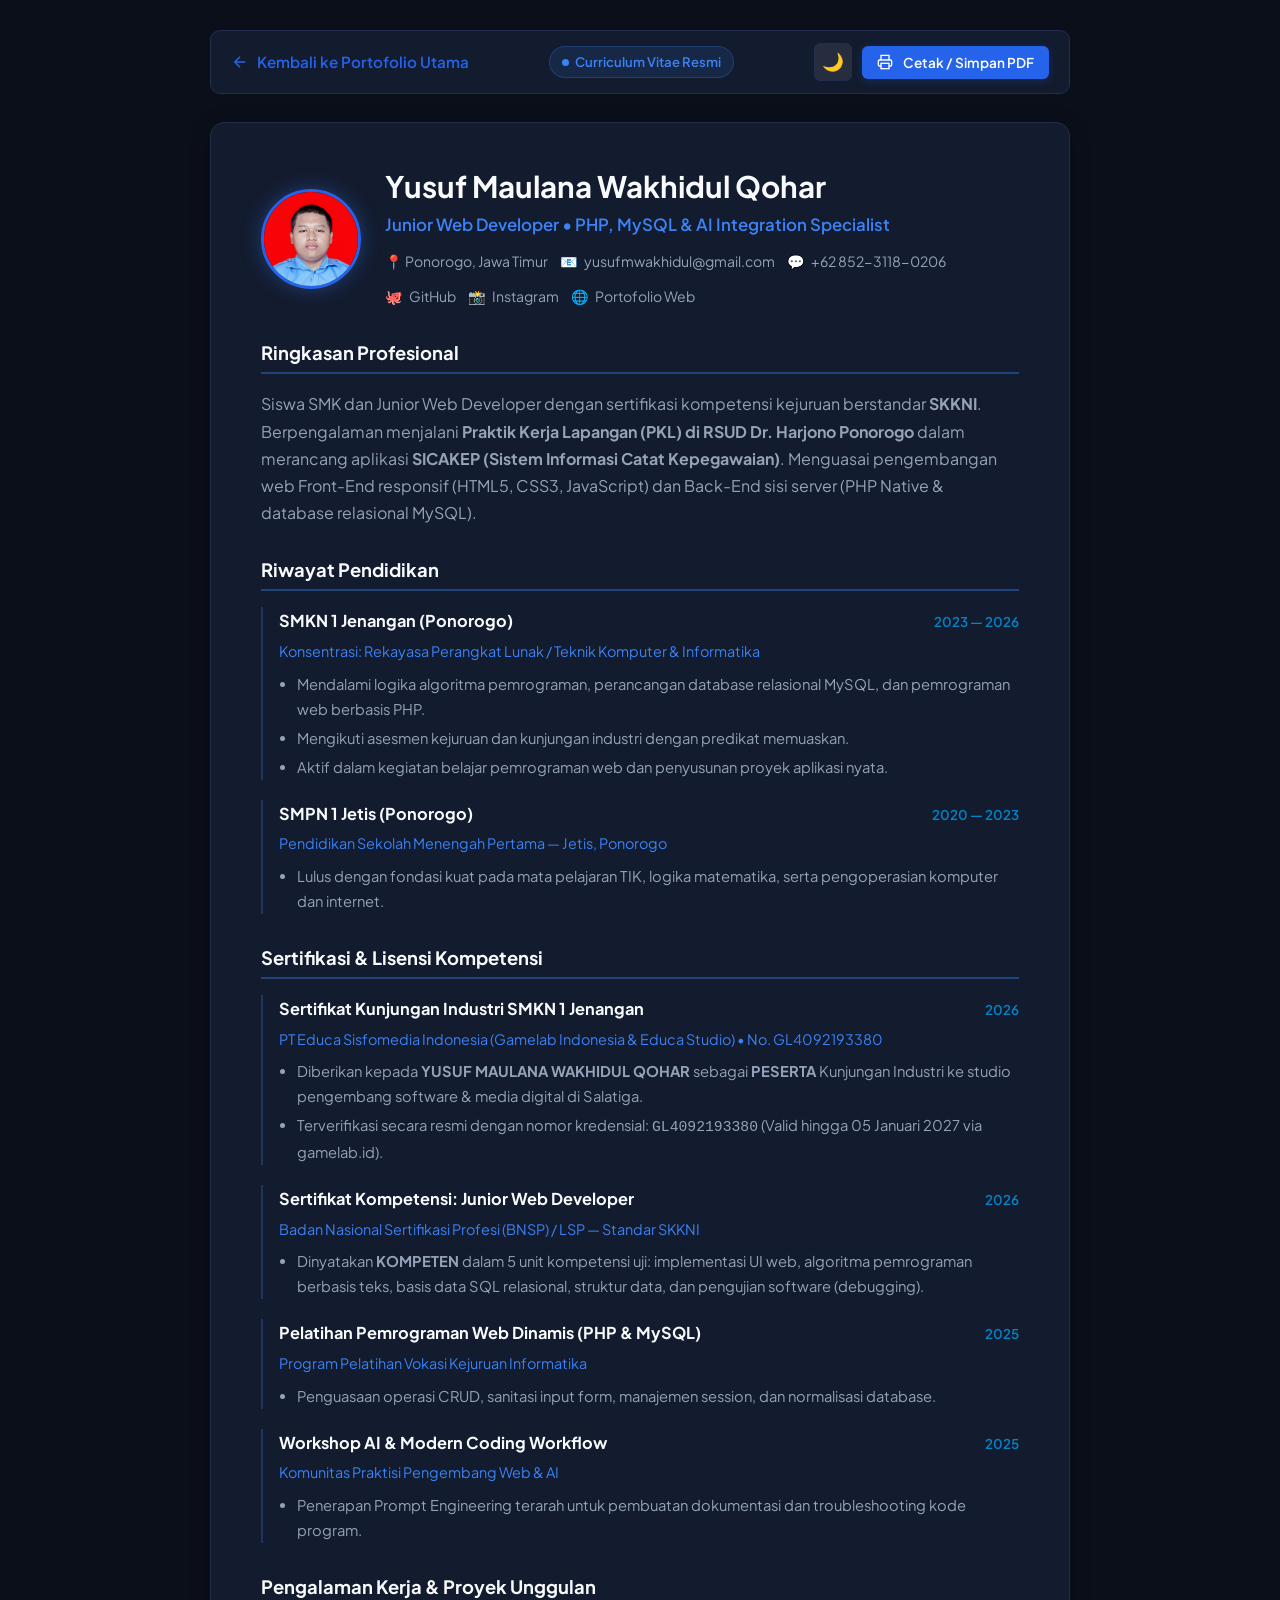
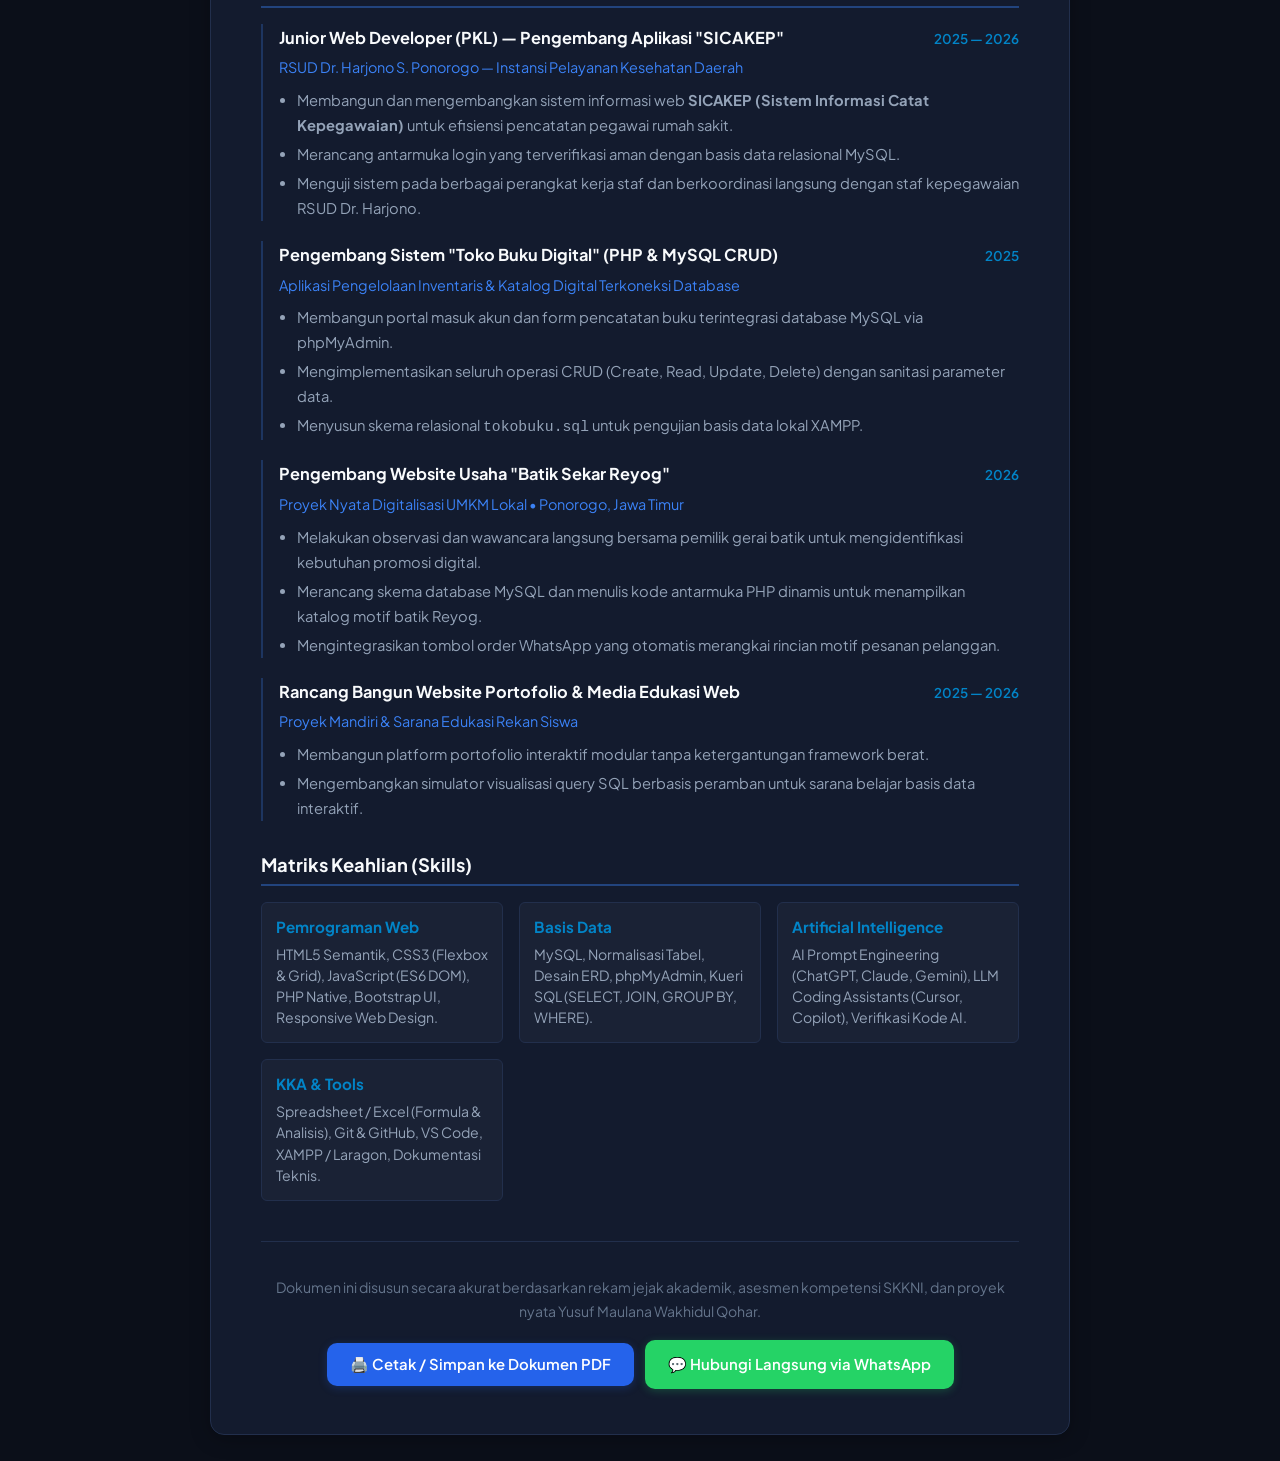
<file: cv.html>
<!DOCTYPE html>
<html lang="id" data-theme="dark">
<head>
  <meta charset="UTF-8">
  <meta name="viewport" content="width=device-width, initial-scale=1.0">
  <title>Curriculum Vitae — Yusuf Maulana Wakhidul Qohar (Junior Web Developer)</title>
  <meta name="description" content="Dokumen Resmi Curriculum Vitae (CV) Yusuf Maulana Wakhidul Qohar. Junior Web Developer bersertifikat SKKNI, spesialis PHP, MySQL &amp; AI Prompting.">

  <!-- Google Fonts -->
  <link rel="preconnect" href="https://fonts.googleapis.com">
  <link rel="preconnect" href="https://fonts.gstatic.com" crossorigin>
  <link href="https://fonts.googleapis.com/css2?family=Plus+Jakarta+Sans:wght@300;400;500;600;700;800&family=Space+Grotesk:wght@600;700&display=swap" rel="stylesheet">

  <link rel="stylesheet" href="css/style.css?v=4.0">
  <link rel="stylesheet" href="css/components.css?v=4.0">
  <link rel="stylesheet" href="css/print.css?v=4.0" media="print">

  <style>
    .cv-page-wrap {
      max-width: 900px;
      margin: 30px auto;
      padding: 0 20px;
    }

    .cv-document-sheet {
      background: var(--bg-card);
      border: 1px solid var(--card-border);
      border-radius: var(--radius-lg);
      padding: 45px 50px;
      box-shadow: var(--shadow-glass);
      backdrop-filter: blur(16px);
    }

    .cv-top-bar {
      display: flex;
      justify-content: space-between;
      align-items: center;
      gap: 16px;
      margin-bottom: 30px;
      padding-bottom: 20px;
      border-bottom: 1px solid var(--card-border);
      flex-wrap: wrap;
    }

    .cv-applicant-header {
      display: flex;
      gap: 24px;
      align-items: center;
      margin-bottom: 32px;
    }

    .cv-applicant-avatar {
      width: 100px;
      height: 100px;
      border-radius: 50%;
      object-fit: cover;
      border: 3px solid var(--primary);
      box-shadow: 0 0 20px rgba(59, 130, 246, 0.35);
      flex-shrink: 0;
    }

    .cv-applicant-info h1 {
      font-size: 1.85rem;
      font-family: var(--font-display);
      margin: 0 0 6px 0;
      color: var(--text-heading);
    }

    .cv-applicant-role {
      font-size: 1.05rem;
      color: var(--primary-glow);
      font-weight: 600;
      margin: 0 0 10px 0;
    }

    .cv-contact-badges {
      display: flex;
      flex-wrap: wrap;
      gap: 12px;
      font-size: 0.88rem;
      color: var(--text-muted);
    }

    .cv-contact-item {
      display: inline-flex;
      align-items: center;
      gap: 6px;
    }

    .cv-block {
      margin-bottom: 32px;
    }

    .cv-heading {
      font-size: 1.15rem;
      font-family: var(--font-display);
      color: var(--text-heading);
      border-bottom: 2px solid rgba(59, 130, 246, 0.4);
      padding-bottom: 8px;
      margin-bottom: 16px;
      display: flex;
      align-items: center;
      gap: 8px;
    }

    .cv-timeline-entry {
      margin-bottom: 20px;
      padding-left: 16px;
      border-left: 2px solid rgba(59, 130, 246, 0.25);
    }

    .cv-timeline-top {
      display: flex;
      justify-content: space-between;
      align-items: baseline;
      flex-wrap: wrap;
      gap: 8px;
      margin-bottom: 4px;
    }

    .cv-timeline-title {
      font-size: 1.02rem;
      font-weight: 700;
      color: var(--text-heading);
    }

    .cv-timeline-date {
      font-size: 0.84rem;
      color: var(--cyan);
      font-weight: 600;
    }

    .cv-timeline-sub {
      font-size: 0.9rem;
      color: var(--primary-glow);
      margin-bottom: 8px;
    }

    .cv-timeline-entry ul {
      margin: 6px 0 0 18px;
      padding: 0;
      color: var(--text-muted);
      font-size: 0.92rem;
    }

    .cv-timeline-entry li {
      margin-bottom: 4px;
    }

    .cv-skills-grid {
      display: grid;
      grid-template-columns: repeat(auto-fit, minmax(240px, 1fr));
      gap: 16px;
    }

    .cv-skill-card {
      background: rgba(255, 255, 255, 0.03);
      border: 1px solid var(--card-border);
      border-radius: var(--radius-sm);
      padding: 14px;
    }

    .cv-skill-card h4 {
      margin: 0 0 8px 0;
      font-size: 0.95rem;
      color: var(--cyan);
    }

    .cv-skill-card p {
      margin: 0;
      font-size: 0.88rem;
      color: var(--text-muted);
      line-height: 1.5;
    }

    @media (max-width: 650px) {
      .cv-applicant-header {
        flex-direction: column;
        text-align: center;
      }
      .cv-contact-badges {
        justify-content: center;
      }
      .cv-document-sheet {
        padding: 24px 18px;
      }
    }
  </style>
</head>
<body>

  <!-- Scroll Progress -->
  <div class="scroll-progress-container">
    <div class="scroll-progress-bar" id="scrollProgressBar"></div>
  </div>

  <!-- Toast Notice -->
  <div class="toast-notice" id="toastNotice" role="alert"></div>

  <div class="cv-page-wrap">

    <!-- Subpage Action Banner -->
    <div class="subpage-banner">
      <a href="index.html" class="back-link">
        <svg width="18" height="18" viewBox="0 0 24 24" fill="none" stroke="currentColor" stroke-width="2"><line x1="19" y1="12" x2="5" y2="12"></line><polyline points="12 19 5 12 12 5"></polyline></svg>
        Kembali ke Portofolio Utama
      </a>
      <div class="page-tag">
        <span class="interactive-badge--pulse"></span>
        Curriculum Vitae Resmi
      </div>
      <div style="display: flex; gap: 10px; align-items: center;">
        <button class="theme-toggle-btn" id="themeToggle" title="Ganti Tema" aria-label="Ganti Tema">
          <span class="theme-icon-dark">🌙</span>
          <span class="theme-icon-light">☀️</span>
        </button>
        <button class="btn btn-primary btn-sm" onclick="window.print()">
          <svg width="16" height="16" viewBox="0 0 24 24" fill="none" stroke="currentColor" stroke-width="2"><polyline points="6 9 6 2 18 2 18 9"></polyline><path d="M6 18H4a2 2 0 0 1-2-2v-5a2 2 0 0 1 2-2h16a2 2 0 0 1 2 2v5a2 2 0 0 1-2 2h-2"></path><rect x="6" y="14" width="12" height="8"></rect></svg>
          Cetak / Simpan PDF
        </button>
      </div>
    </div>

    <!-- Official Printable Document Sheet -->
    <main class="cv-document-sheet cv-page-container">

      <!-- Header Section -->
      <header class="cv-applicant-header cv-header-print">
        <img src="images/profile-square.jpg" alt="Yusuf Maulana Wakhidul Qohar" class="cv-applicant-avatar">
        <div class="cv-applicant-info">
          <h1 class="cv-name-print">Yusuf Maulana Wakhidul Qohar</h1>
          <p class="cv-applicant-role cv-role-print">Junior Web Developer • PHP, MySQL &amp; AI Integration Specialist</p>
          <div class="cv-contact-badges cv-contacts-print">
            <span class="cv-contact-item">📍 Ponorogo, Jawa Timur</span>
            <span class="cv-contact-item">📧 <a href="mailto:yusufmwakhidul@gmail.com">yusufmwakhidul@gmail.com</a></span>
            <span class="cv-contact-item">💬 <a href="https://wa.me/6285231180206">+62 852-3118-0206</a></span>
            <span class="cv-contact-item">🐙 <a href="https://github.com/yusufmaulana18044-maker" target="_blank">GitHub</a></span>
            <span class="cv-contact-item">📸 <a href="https://www.instagram.com/ysfmaulnawakhidqhar_?stkn=bjN3emljOXRxNHB4&utm_source=qr" target="_blank">Instagram</a></span>
            <span class="cv-contact-item">🌐 <a href="index.html">Portofolio Web</a></span>
          </div>
        </div>
      </header>

      <!-- 1. Ringkasan Profil -->
      <section class="cv-block">
        <h2 class="cv-heading cv-section-title">Ringkasan Profesional</h2>
        <p style="color: var(--text-muted); line-height: 1.7; margin: 0;">
          Siswa SMK dan Junior Web Developer dengan sertifikasi kompetensi kejuruan berstandar <strong>SKKNI</strong>. Berpengalaman menjalani <strong>Praktik Kerja Lapangan (PKL) di RSUD Dr. Harjono Ponorogo</strong> dalam merancang aplikasi <strong>SICAKEP (Sistem Informasi Catat Kepegawaian)</strong>. Menguasai pengembangan web Front-End responsif (HTML5, CSS3, JavaScript) dan Back-End sisi server (PHP Native &amp; database relasional MySQL).
        </p>
      </section>

      <!-- 2. Pendidikan Formal -->
      <section class="cv-block">
        <h2 class="cv-heading cv-section-title">Riwayat Pendidikan</h2>

        <div class="cv-timeline-entry cv-entry">
          <div class="cv-timeline-top cv-entry-head">
            <span class="cv-timeline-title">SMKN 1 Jenangan (Ponorogo)</span>
            <span class="cv-timeline-date">2023 — 2026</span>
          </div>
          <div class="cv-timeline-sub cv-entry-sub">Konsentrasi: Rekayasa Perangkat Lunak / Teknik Komputer &amp; Informatika</div>
          <ul>
            <li>Mendalami logika algoritma pemrograman, perancangan database relasional MySQL, dan pemrograman web berbasis PHP.</li>
            <li>Mengikuti asesmen kejuruan dan kunjungan industri dengan predikat memuaskan.</li>
            <li>Aktif dalam kegiatan belajar pemrograman web dan penyusunan proyek aplikasi nyata.</li>
          </ul>
        </div>

        <div class="cv-timeline-entry cv-entry">
          <div class="cv-timeline-top cv-entry-head">
            <span class="cv-timeline-title">SMPN 1 Jetis (Ponorogo)</span>
            <span class="cv-timeline-date">2020 — 2023</span>
          </div>
          <div class="cv-timeline-sub cv-entry-sub">Pendidikan Sekolah Menengah Pertama — Jetis, Ponorogo</div>
          <ul>
            <li>Lulus dengan fondasi kuat pada mata pelajaran TIK, logika matematika, serta pengoperasian komputer dan internet.</li>
          </ul>
        </div>
      </section>

      <!-- 3. Lisensi & Sertifikasi -->
      <section class="cv-block">
        <h2 class="cv-heading cv-section-title">Sertifikasi &amp; Lisensi Kompetensi</h2>

        <div class="cv-timeline-entry cv-entry">
          <div class="cv-timeline-top cv-entry-head">
            <span class="cv-timeline-title">Sertifikat Kunjungan Industri SMKN 1 Jenangan</span>
            <span class="cv-timeline-date">2026</span>
          </div>
          <div class="cv-timeline-sub cv-entry-sub">PT Educa Sisfomedia Indonesia (Gamelab Indonesia &amp; Educa Studio) • No. GL4092193380</div>
          <ul>
            <li>Diberikan kepada <strong>YUSUF MAULANA WAKHIDUL QOHAR</strong> sebagai <strong>PESERTA</strong> Kunjungan Industri ke studio pengembang software &amp; media digital di Salatiga.</li>
            <li>Terverifikasi secara resmi dengan nomor kredensial: <code>GL4092193380</code> (Valid hingga 05 Januari 2027 via gamelab.id).</li>
          </ul>
        </div>

        <div class="cv-timeline-entry cv-entry">
          <div class="cv-timeline-top cv-entry-head">
            <span class="cv-timeline-title">Sertifikat Kompetensi: Junior Web Developer</span>
            <span class="cv-timeline-date">2026</span>
          </div>
          <div class="cv-timeline-sub cv-entry-sub">Badan Nasional Sertifikasi Profesi (BNSP) / LSP — Standar SKKNI</div>
          <ul>
            <li>Dinyatakan <strong>KOMPETEN</strong> dalam 5 unit kompetensi uji: implementasi UI web, algoritma pemrograman berbasis teks, basis data SQL relasional, struktur data, dan pengujian software (debugging).</li>
          </ul>
        </div>

        <div class="cv-timeline-entry cv-entry">
          <div class="cv-timeline-top cv-entry-head">
            <span class="cv-timeline-title">Pelatihan Pemrograman Web Dinamis (PHP &amp; MySQL)</span>
            <span class="cv-timeline-date">2025</span>
          </div>
          <div class="cv-timeline-sub cv-entry-sub">Program Pelatihan Vokasi Kejuruan Informatika</div>
          <ul>
            <li>Penguasaan operasi CRUD, sanitasi input form, manajemen session, dan normalisasi database.</li>
          </ul>
        </div>

        <div class="cv-timeline-entry cv-entry">
          <div class="cv-timeline-top cv-entry-head">
            <span class="cv-timeline-title">Workshop AI &amp; Modern Coding Workflow</span>
            <span class="cv-timeline-date">2025</span>
          </div>
          <div class="cv-timeline-sub cv-entry-sub">Komunitas Praktisi Pengembang Web &amp; AI</div>
          <ul>
            <li>Penerapan Prompt Engineering terarah untuk pembuatan dokumentasi dan troubleshooting kode program.</li>
          </ul>
        </div>
      </section>

      <!-- 4. Pengalaman Proyek & Lapangan -->
      <section class="cv-block">
        <h2 class="cv-heading cv-section-title">Pengalaman Kerja &amp; Proyek Unggulan</h2>

        <div class="cv-timeline-entry cv-entry">
          <div class="cv-timeline-top cv-entry-head">
            <span class="cv-timeline-title">Junior Web Developer (PKL) — Pengembang Aplikasi "SICAKEP"</span>
            <span class="cv-timeline-date">2025 — 2026</span>
          </div>
          <div class="cv-timeline-sub cv-entry-sub">RSUD Dr. Harjono S. Ponorogo — Instansi Pelayanan Kesehatan Daerah</div>
          <ul>
            <li>Membangun dan mengembangkan sistem informasi web <strong>SICAKEP (Sistem Informasi Catat Kepegawaian)</strong> untuk efisiensi pencatatan pegawai rumah sakit.</li>
            <li>Merancang antarmuka login yang terverifikasi aman dengan basis data relasional MySQL.</li>
            <li>Menguji sistem pada berbagai perangkat kerja staf dan berkoordinasi langsung dengan staf kepegawaian RSUD Dr. Harjono.</li>
          </ul>
        </div>

        <div class="cv-timeline-entry cv-entry">
          <div class="cv-timeline-top cv-entry-head">
            <span class="cv-timeline-title">Pengembang Sistem "Toko Buku Digital" (PHP &amp; MySQL CRUD)</span>
            <span class="cv-timeline-date">2025</span>
          </div>
          <div class="cv-timeline-sub cv-entry-sub">Aplikasi Pengelolaan Inventaris &amp; Katalog Digital Terkoneksi Database</div>
          <ul>
            <li>Membangun portal masuk akun dan form pencatatan buku terintegrasi database MySQL via phpMyAdmin.</li>
            <li>Mengimplementasikan seluruh operasi CRUD (Create, Read, Update, Delete) dengan sanitasi parameter data.</li>
            <li>Menyusun skema relasional <code>tokobuku.sql</code> untuk pengujian basis data lokal XAMPP.</li>
          </ul>
        </div>

        <div class="cv-timeline-entry cv-entry">
          <div class="cv-timeline-top cv-entry-head">
            <span class="cv-timeline-title">Pengembang Website Usaha "Batik Sekar Reyog"</span>
            <span class="cv-timeline-date">2026</span>
          </div>
          <div class="cv-timeline-sub cv-entry-sub">Proyek Nyata Digitalisasi UMKM Lokal • Ponorogo, Jawa Timur</div>
          <ul>
            <li>Melakukan observasi dan wawancara langsung bersama pemilik gerai batik untuk mengidentifikasi kebutuhan promosi digital.</li>
            <li>Merancang skema database MySQL dan menulis kode antarmuka PHP dinamis untuk menampilkan katalog motif batik Reyog.</li>
            <li>Mengintegrasikan tombol order WhatsApp yang otomatis merangkai rincian motif pesanan pelanggan.</li>
          </ul>
        </div>

        <div class="cv-timeline-entry cv-entry">
          <div class="cv-timeline-top cv-entry-head">
            <span class="cv-timeline-title">Rancang Bangun Website Portofolio &amp; Media Edukasi Web</span>
            <span class="cv-timeline-date">2025 — 2026</span>
          </div>
          <div class="cv-timeline-sub cv-entry-sub">Proyek Mandiri &amp; Sarana Edukasi Rekan Siswa</div>
          <ul>
            <li>Membangun platform portofolio interaktif modular tanpa ketergantungan framework berat.</li>
            <li>Mengembangkan simulator visualisasi query SQL berbasis peramban untuk sarana belajar basis data interaktif.</li>
          </ul>
        </div>
      </section>

      <!-- 5. Matriks Keahlian -->
      <section class="cv-block">
        <h2 class="cv-heading cv-section-title">Matriks Keahlian (Skills)</h2>
        <div class="cv-skills-grid">
          <div class="cv-skill-card">
            <h4>Pemrograman Web</h4>
            <p>HTML5 Semantik, CSS3 (Flexbox &amp; Grid), JavaScript (ES6 DOM), PHP Native, Bootstrap UI, Responsive Web Design.</p>
          </div>
          <div class="cv-skill-card">
            <h4>Basis Data</h4>
            <p>MySQL, Normalisasi Tabel, Desain ERD, phpMyAdmin, Kueri SQL (SELECT, JOIN, GROUP BY, WHERE).</p>
          </div>
          <div class="cv-skill-card">
            <h4>Artificial Intelligence</h4>
            <p>AI Prompt Engineering (ChatGPT, Claude, Gemini), LLM Coding Assistants (Cursor, Copilot), Verifikasi Kode AI.</p>
          </div>
          <div class="cv-skill-card">
            <h4>KKA &amp; Tools</h4>
            <p>Spreadsheet / Excel (Formula &amp; Analisis), Git &amp; GitHub, VS Code, XAMPP / Laragon, Dokumentasi Teknis.</p>
          </div>
        </div>
      </section>

      <!-- 6. Footer Aksi Cetak -->
      <div style="margin-top: 40px; padding-top: 20px; border-top: 1px solid var(--card-border); text-align: center;" class="no-print">
        <p style="color: var(--text-dim); font-size: 0.88rem; margin-bottom: 16px;">
          Dokumen ini disusun secara akurat berdasarkan rekam jejak akademik, asesmen kompetensi SKKNI, dan proyek nyata Yusuf Maulana Wakhidul Qohar.
        </p>
        <button class="btn btn-primary" onclick="window.print()">
          🖨️ Cetak / Simpan ke Dokumen PDF
        </button>
        <a href="https://wa.me/6285231180206?text=Halo%20Yusuf%2C%20saya%20telah%20meninjau%20halaman%20CV%20Anda%20dan%20tertarik%20untuk%20berdiskusi." target="_blank" rel="noopener" class="btn btn-whatsapp" style="margin-left: 8px;">
          💬 Hubungi Langsung via WhatsApp
        </a>
      </div>

    </main>
  </div>

  <script src="js/utils.js?v=4.0"></script>
  <script>
    // Simple theme switcher for CV page
    const themeToggle = document.getElementById('themeToggle');
    const savedTheme = localStorage.getItem('yusuf_theme') || 'dark';
    document.documentElement.setAttribute('data-theme', savedTheme);

    if (themeToggle) {
      themeToggle.addEventListener('click', () => {
        const cur = document.documentElement.getAttribute('data-theme');
        const next = cur === 'dark' ? 'light' : 'dark';
        document.documentElement.setAttribute('data-theme', next);
        localStorage.setItem('yusuf_theme', next);
        PortfolioUtils.showToast(`Tema diganti ke mode ${next === 'dark' ? 'Gelap 🌙' : 'Terang ☀️'}`);
      });
    }

    // Scroll progress
    const scrollBar = document.getElementById('scrollProgressBar');
    window.addEventListener('scroll', () => {
      if (!scrollBar) return;
      const winScroll = document.body.scrollTop || document.documentElement.scrollTop;
      const height = document.documentElement.scrollHeight - document.documentElement.clientHeight;
      const scrolled = height > 0 ? (winScroll / height) * 100 : 0;
      scrollBar.style.width = scrolled + '%';
    });
  </script>
</body>
</html>
</file>
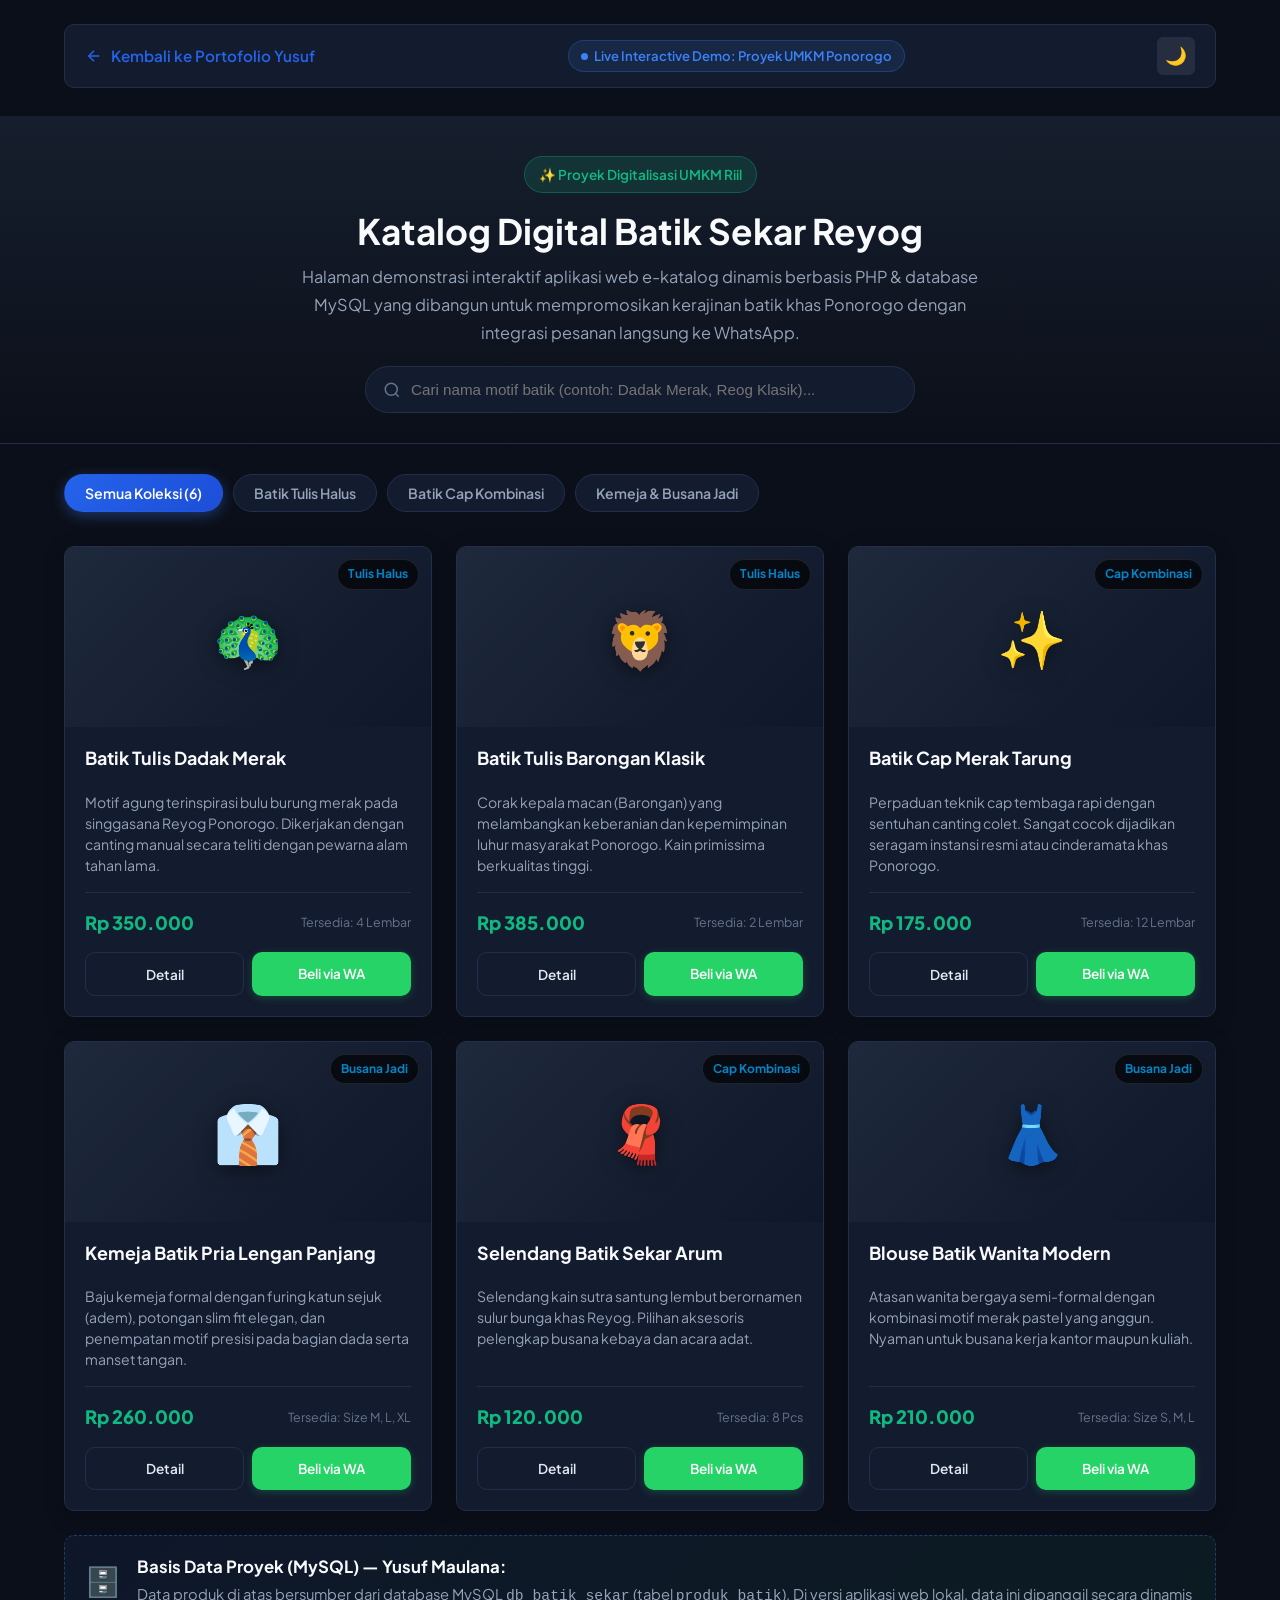
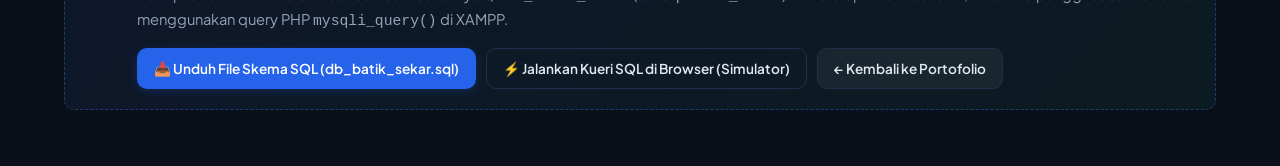
<file: katalog-batik.html>
<!DOCTYPE html>
<html lang="id" data-theme="dark">
<head>
  <meta charset="UTF-8">
  <meta name="viewport" content="width=device-width, initial-scale=1.0">
  <title>Live Demo Katalog — Batik Sekar Reyog Ponorogo | Proyek Yusuf Maulana</title>
  <meta name="description" content="Halaman demonstrasi interaktif katalog website Batik Sekar Reyog Ponorogo hasil karya pengembangan web Yusuf Maulana Wakhidul Qohar.">

  <!-- Google Fonts -->
  <link rel="preconnect" href="https://fonts.googleapis.com">
  <link rel="preconnect" href="https://fonts.gstatic.com" crossorigin>
  <link href="https://fonts.googleapis.com/css2?family=Plus+Jakarta+Sans:wght@300;400;500;600;700;800&family=Space+Grotesk:wght@600;700&display=swap" rel="stylesheet">

  <link rel="stylesheet" href="css/style.css?v=4.0">
  <link rel="stylesheet" href="css/components.css?v=4.0">

  <style>
    .demo-hero {
      background: linear-gradient(180deg, rgba(30, 41, 59, 0.6) 0%, var(--bg-dark) 100%);
      padding: 40px 0 30px;
      border-bottom: 1px solid var(--card-border);
      text-align: center;
    }

    .demo-badge {
      display: inline-flex;
      align-items: center;
      gap: 8px;
      background: rgba(16, 185, 129, 0.15);
      color: var(--emerald);
      border: 1px solid rgba(16, 185, 129, 0.3);
      padding: 6px 14px;
      border-radius: var(--radius-full);
      font-size: 0.85rem;
      font-weight: 600;
      margin-bottom: 16px;
    }

    .batik-search-bar {
      max-width: 550px;
      margin: 20px auto 0;
      position: relative;
    }

    .batik-search-input {
      width: 100%;
      padding: 14px 20px 14px 45px;
      background: var(--bg-card);
      border: 1px solid var(--card-border);
      border-radius: var(--radius-full);
      color: var(--text-main);
      font-size: 0.95rem;
      transition: var(--transition);
    }

    .batik-search-input:focus {
      outline: none;
      border-color: var(--primary);
      box-shadow: 0 0 16px rgba(59, 130, 246, 0.3);
    }

    .batik-search-icon {
      position: absolute;
      left: 18px;
      top: 50%;
      transform: translateY(-50%);
      color: var(--text-dim);
    }

    .batik-grid {
      display: grid;
      grid-template-columns: repeat(auto-fill, minmax(280px, 1fr));
      gap: 24px;
      margin-top: 30px;
    }

    .batik-card {
      background: var(--bg-card);
      border: 1px solid var(--card-border);
      border-radius: var(--radius-md);
      overflow: hidden;
      display: flex;
      flex-direction: column;
      transition: var(--transition);
      box-shadow: var(--shadow-glass);
    }

    .batik-card:hover {
      transform: translateY(-6px);
      border-color: var(--primary);
      box-shadow: var(--shadow-glow);
    }

    .batik-card-thumb {
      height: 180px;
      background: linear-gradient(135deg, #1e293b 0%, #0f172a 100%);
      display: flex;
      align-items: center;
      justify-content: center;
      position: relative;
      overflow: hidden;
      padding: 20px;
      text-align: center;
    }

    .batik-card-thumb .motif-icon {
      font-size: 3.5rem;
      filter: drop-shadow(0 4px 10px rgba(0,0,0,0.5));
      transition: transform 0.3s ease;
    }

    .batik-card:hover .motif-icon {
      transform: scale(1.15) rotate(5deg);
    }

    .batik-card-cat {
      position: absolute;
      top: 12px;
      right: 12px;
      background: rgba(0, 0, 0, 0.65);
      backdrop-filter: blur(8px);
      color: var(--cyan);
      font-size: 0.75rem;
      font-weight: 700;
      padding: 4px 10px;
      border-radius: var(--radius-full);
      border: 1px solid rgba(255, 255, 255, 0.1);
    }

    .batik-card-body {
      padding: 20px;
      display: flex;
      flex-direction: column;
      flex: 1;
    }

    .batik-card-title {
      font-size: 1.12rem;
      font-family: var(--font-display);
      margin: 0 0 8px 0;
      color: var(--text-heading);
    }

    .batik-card-desc {
      font-size: 0.88rem;
      color: var(--text-muted);
      line-height: 1.5;
      margin-bottom: 16px;
      flex: 1;
    }

    .batik-card-price-row {
      display: flex;
      justify-content: space-between;
      align-items: center;
      padding-top: 14px;
      border-top: 1px solid var(--card-border);
      margin-top: auto;
    }

    .batik-card-price {
      font-size: 1.15rem;
      font-weight: 800;
      color: var(--emerald);
      font-family: var(--font-display);
    }

    .batik-card-stock {
      font-size: 0.78rem;
      color: var(--text-dim);
    }

    .batik-card-actions {
      display: flex;
      gap: 8px;
      margin-top: 14px;
    }

    .batik-card-actions .btn {
      flex: 1;
      padding: 9px 12px;
      font-size: 0.85rem;
    }
  </style>
</head>
<body>

  <!-- Scroll Progress -->
  <div class="scroll-progress-container">
    <div class="scroll-progress-bar" id="scrollProgressBar"></div>
  </div>

  <!-- Toast Notification Box -->
  <div class="toast-notice" id="toastNotice" role="alert"></div>

  <div class="wrap" style="padding-top: 24px;">
    <!-- Top Back Banner -->
    <div class="subpage-banner">
      <a href="index.html#portofolio" class="back-link">
        <svg width="18" height="18" viewBox="0 0 24 24" fill="none" stroke="currentColor" stroke-width="2"><line x1="19" y1="12" x2="5" y2="12"></line><polyline points="12 19 5 12 12 5"></polyline></svg>
        Kembali ke Portofolio Yusuf
      </a>
      <div class="page-tag">
        <span class="interactive-badge--pulse"></span>
        Live Interactive Demo: Proyek UMKM Ponorogo
      </div>
      <button class="theme-toggle-btn" id="themeToggle" title="Ganti Tema" aria-label="Ganti Tema">
        <span class="theme-icon-dark">🌙</span>
        <span class="theme-icon-light">☀️</span>
      </button>
    </div>
  </div>

  <!-- Hero Banner -->
  <section class="demo-hero">
    <div class="wrap">
      <div class="demo-badge">
        <span>✨ Proyek Digitalisasi UMKM Riil</span>
      </div>
      <h1 style="font-family: var(--font-display); font-size: 2.2rem; margin: 0 0 10px 0; color: var(--text-heading);">
        Katalog Digital Batik Sekar Reyog
      </h1>
      <p style="max-width: 680px; margin: 0 auto; color: var(--text-muted); font-size: 1.02rem;">
        Halaman demonstrasi interaktif aplikasi web e-katalog dinamis berbasis PHP &amp; database MySQL yang dibangun untuk mempromosikan kerajinan batik khas Ponorogo dengan integrasi pesanan langsung ke WhatsApp.
      </p>

      <!-- Search Input -->
      <div class="batik-search-bar">
        <svg class="batik-search-icon" width="18" height="18" viewBox="0 0 24 24" fill="none" stroke="currentColor" stroke-width="2"><circle cx="11" cy="11" r="8"></circle><line x1="21" y1="21" x2="16.65" y2="16.65"></line></svg>
        <input type="text" id="batikSearch" class="batik-search-input" placeholder="Cari nama motif batik (contoh: Dadak Merak, Reog Klasik)...">
      </div>
    </div>
  </section>

  <!-- Main Catalog Grid Section -->
  <main class="wrap" style="padding-top: 30px; padding-bottom: 60px;">

    <!-- Category Filter Tabs -->
    <div class="filter-tabs" id="batikFilterTabs">
      <button class="filter-btn active" data-batik-cat="all">Semua Koleksi (6)</button>
      <button class="filter-btn" data-batik-cat="tulis">Batik Tulis Halus</button>
      <button class="filter-btn" data-batik-cat="cap">Batik Cap Kombinasi</button>
      <button class="filter-btn" data-batik-cat="busana">Kemeja &amp; Busana Jadi</button>
    </div>

    <!-- Product Grid -->
    <div class="batik-grid" id="batikGrid">

      <!-- Item 1 -->
      <div class="batik-card" data-cat="tulis" data-title="batik dadak merak ponoragan">
        <div class="batik-card-thumb">
          <span class="motif-icon">🦚</span>
          <span class="batik-card-cat">Tulis Halus</span>
        </div>
        <div class="batik-card-body">
          <h3 class="batik-card-title">Batik Tulis Dadak Merak</h3>
          <p class="batik-card-desc">
            Motif agung terinspirasi bulu burung merak pada singgasana Reyog Ponorogo. Dikerjakan dengan canting manual secara teliti dengan pewarna alam tahan lama.
          </p>
          <div class="batik-card-price-row">
            <span class="batik-card-price">Rp 350.000</span>
            <span class="batik-card-stock">Tersedia: 4 Lembar</span>
          </div>
          <div class="batik-card-actions">
            <button class="btn btn-outline detail-btn" data-id="1">Detail</button>
            <a href="https://wa.me/6285231180206?text=Halo%20Admin%20Batik%20Sekar%20Reyog%2C%20saya%20tertarik%20memesan%20Batik%20Tulis%20Dadak%20Merak%20(Rp%20350.000)." target="_blank" rel="noopener" class="btn btn-whatsapp">Beli via WA</a>
          </div>
        </div>
      </div>

      <!-- Item 2 -->
      <div class="batik-card" data-cat="tulis" data-title="batik barongan reog klasik">
        <div class="batik-card-thumb">
          <span class="motif-icon">🦁</span>
          <span class="batik-card-cat">Tulis Halus</span>
        </div>
        <div class="batik-card-body">
          <h3 class="batik-card-title">Batik Tulis Barongan Klasik</h3>
          <p class="batik-card-desc">
            Corak kepala macan (Barongan) yang melambangkan keberanian dan kepemimpinan luhur masyarakat Ponorogo. Kain primissima berkualitas tinggi.
          </p>
          <div class="batik-card-price-row">
            <span class="batik-card-price">Rp 385.000</span>
            <span class="batik-card-stock">Tersedia: 2 Lembar</span>
          </div>
          <div class="batik-card-actions">
            <button class="btn btn-outline detail-btn" data-id="2">Detail</button>
            <a href="https://wa.me/6285231180206?text=Halo%20Admin%20Batik%20Sekar%20Reyog%2C%20saya%20tertarik%20memesan%20Batik%20Tulis%20Barongan%20Klasik%20(Rp%20385.000)." target="_blank" rel="noopener" class="btn btn-whatsapp">Beli via WA</a>
          </div>
        </div>
      </div>

      <!-- Item 3 -->
      <div class="batik-card" data-cat="cap" data-title="batik cap merak tarung modern">
        <div class="batik-card-thumb">
          <span class="motif-icon">✨</span>
          <span class="batik-card-cat">Cap Kombinasi</span>
        </div>
        <div class="batik-card-body">
          <h3 class="batik-card-title">Batik Cap Merak Tarung</h3>
          <p class="batik-card-desc">
            Perpaduan teknik cap tembaga rapi dengan sentuhan canting colet. Sangat cocok dijadikan seragam instansi resmi atau cinderamata khas Ponorogo.
          </p>
          <div class="batik-card-price-row">
            <span class="batik-card-price">Rp 175.000</span>
            <span class="batik-card-stock">Tersedia: 12 Lembar</span>
          </div>
          <div class="batik-card-actions">
            <button class="btn btn-outline detail-btn" data-id="3">Detail</button>
            <a href="https://wa.me/6285231180206?text=Halo%20Admin%20Batik%20Sekar%20Reyog%2C%20saya%20tertarik%20memesan%20Batik%20Cap%20Merak%20Tarung%20(Rp%20175.000)." target="_blank" rel="noopener" class="btn btn-whatsapp">Beli via WA</a>
          </div>
        </div>
      </div>

      <!-- Item 4 -->
      <div class="batik-card" data-cat="busana" data-title="kemeja batik pria lengan panjang motif reog">
        <div class="batik-card-thumb">
          <span class="motif-icon">👔</span>
          <span class="batik-card-cat">Busana Jadi</span>
        </div>
        <div class="batik-card-body">
          <h3 class="batik-card-title">Kemeja Batik Pria Lengan Panjang</h3>
          <p class="batik-card-desc">
            Baju kemeja formal dengan furing katun sejuk (adem), potongan slim fit elegan, dan penempatan motif presisi pada bagian dada serta manset tangan.
          </p>
          <div class="batik-card-price-row">
            <span class="batik-card-price">Rp 260.000</span>
            <span class="batik-card-stock">Tersedia: Size M, L, XL</span>
          </div>
          <div class="batik-card-actions">
            <button class="btn btn-outline detail-btn" data-id="4">Detail</button>
            <a href="https://wa.me/6285231180206?text=Halo%20Admin%20Batik%20Sekar%20Reyog%2C%20saya%20tertarik%20memesan%20Kemeja%20Batik%20Pria%20Lengan%20Panjang%20(Rp%20260.000)." target="_blank" rel="noopener" class="btn btn-whatsapp">Beli via WA</a>
          </div>
        </div>
      </div>

      <!-- Item 5 -->
      <div class="batik-card" data-cat="cap" data-title="selendang batik reyog sekar arum">
        <div class="batik-card-thumb">
          <span class="motif-icon">🧣</span>
          <span class="batik-card-cat">Cap Kombinasi</span>
        </div>
        <div class="batik-card-body">
          <h3 class="batik-card-title">Selendang Batik Sekar Arum</h3>
          <p class="batik-card-desc">
            Selendang kain sutra santung lembut berornamen sulur bunga khas Reyog. Pilihan aksesoris pelengkap busana kebaya dan acara adat.
          </p>
          <div class="batik-card-price-row">
            <span class="batik-card-price">Rp 120.000</span>
            <span class="batik-card-stock">Tersedia: 8 Pcs</span>
          </div>
          <div class="batik-card-actions">
            <button class="btn btn-outline detail-btn" data-id="5">Detail</button>
            <a href="https://wa.me/6285231180206?text=Halo%20Admin%20Batik%20Sekar%20Reyog%2C%20saya%20tertarik%20memesan%20Selendang%20Batik%20Sekar%20Arum%20(Rp%20120.000)." target="_blank" rel="noopener" class="btn btn-whatsapp">Beli via WA</a>
          </div>
        </div>
      </div>

      <!-- Item 6 -->
      <div class="batik-card" data-cat="busana" data-title="blouse batik wanita motif kontemporer">
        <div class="batik-card-thumb">
          <span class="motif-icon">👗</span>
          <span class="batik-card-cat">Busana Jadi</span>
        </div>
        <div class="batik-card-body">
          <h3 class="batik-card-title">Blouse Batik Wanita Modern</h3>
          <p class="batik-card-desc">
            Atasan wanita bergaya semi-formal dengan kombinasi motif merak pastel yang anggun. Nyaman untuk busana kerja kantor maupun kuliah.
          </p>
          <div class="batik-card-price-row">
            <span class="batik-card-price">Rp 210.000</span>
            <span class="batik-card-stock">Tersedia: Size S, M, L</span>
          </div>
          <div class="batik-card-actions">
            <button class="btn btn-outline detail-btn" data-id="6">Detail</button>
            <a href="https://wa.me/6285231180206?text=Halo%20Admin%20Batik%20Sekar%20Reyog%2C%20saya%20tertarik%20memesan%20Blouse%20Batik%20Wanita%20Modern%20(Rp%20210.000)." target="_blank" rel="noopener" class="btn btn-whatsapp">Beli via WA</a>
          </div>
        </div>
      </div>

    </div>

    <!-- Personal Developer & Database Note -->
    <div class="personal-note-card">
      <div class="personal-note-icon">🗄️</div>
      <div class="personal-note-body">
        <h4>Basis Data Proyek (MySQL) — Yusuf Maulana:</h4>
        <p>
          Data produk di atas bersumber dari database MySQL <code>db_batik_sekar</code> (tabel <code>produk_batik</code>). Di versi aplikasi web lokal, data ini dipanggil secara dinamis menggunakan query PHP <code>mysqli_query()</code> di XAMPP.
        </p>
        <div style="display: flex; gap: 10px; margin-top: 14px; flex-wrap: wrap;">
          <a href="database/db_batik_sekar.sql" download="db_batik_sekar.sql" class="btn btn-primary" style="font-size: 0.85rem; padding: 8px 16px;">
            📥 Unduh File Skema SQL (db_batik_sekar.sql)
          </a>
          <a href="sql-playground.html" class="btn btn-outline" style="font-size: 0.85rem; padding: 8px 16px;">
            ⚡ Jalankan Kueri SQL di Browser (Simulator)
          </a>
          <a href="index.html#portofolio" class="btn btn-ghost" style="font-size: 0.85rem; padding: 8px 16px;">
            ← Kembali ke Portofolio
          </a>
        </div>
      </div>
    </div>

  </main>

  <script src="js/utils.js?v=4.0"></script>
  <script>
    // Theme toggle
    const themeToggle = document.getElementById('themeToggle');
    const savedTheme = localStorage.getItem('yusuf_theme') || 'dark';
    document.documentElement.setAttribute('data-theme', savedTheme);

    if (themeToggle) {
      themeToggle.addEventListener('click', () => {
        const cur = document.documentElement.getAttribute('data-theme');
        const next = cur === 'dark' ? 'light' : 'dark';
        document.documentElement.setAttribute('data-theme', next);
        localStorage.setItem('yusuf_theme', next);
        PortfolioUtils.showToast(`Tema diganti ke mode ${next === 'dark' ? 'Gelap 🌙' : 'Terang ☀️'}`);
      });
    }

    // Scroll progress
    const scrollBar = document.getElementById('scrollProgressBar');
    window.addEventListener('scroll', () => {
      if (!scrollBar) return;
      const winScroll = document.body.scrollTop || document.documentElement.scrollTop;
      const height = document.documentElement.scrollHeight - document.documentElement.clientHeight;
      const scrolled = height > 0 ? (winScroll / height) * 100 : 0;
      scrollBar.style.width = scrolled + '%';
    });

    // Category Filter
    const filterBtns = document.querySelectorAll('#batikFilterTabs .filter-btn');
    const cards = document.querySelectorAll('#batikGrid .batik-card');

    filterBtns.forEach(btn => {
      btn.addEventListener('click', () => {
        filterBtns.forEach(b => b.classList.remove('active'));
        btn.classList.add('active');

        const cat = btn.getAttribute('data-batik-cat');
        cards.forEach(card => {
          const itemCat = card.getAttribute('data-cat');
          if (cat === 'all' || cat === itemCat) {
            card.style.display = 'flex';
          } else {
            card.style.display = 'none';
          }
        });
      });
    });

    // Live Search
    const searchInput = document.getElementById('batikSearch');
    if (searchInput) {
      searchInput.addEventListener('input', (e) => {
        const query = e.target.value.toLowerCase().trim();
        cards.forEach(card => {
          const title = card.getAttribute('data-title');
          if (!query || title.includes(query)) {
            card.style.display = 'flex';
          } else {
            card.style.display = 'none';
          }
        });
      });
    }

    // Detail Button Feedback
    document.querySelectorAll('.detail-btn').forEach(btn => {
      btn.addEventListener('click', () => {
        PortfolioUtils.showToast('Fitur detail lengkap terkoneksi langsung ke server database MySQL pada proyek live! 📦', 'info');
      });
    });
  </script>
</body>
</html>
</file>
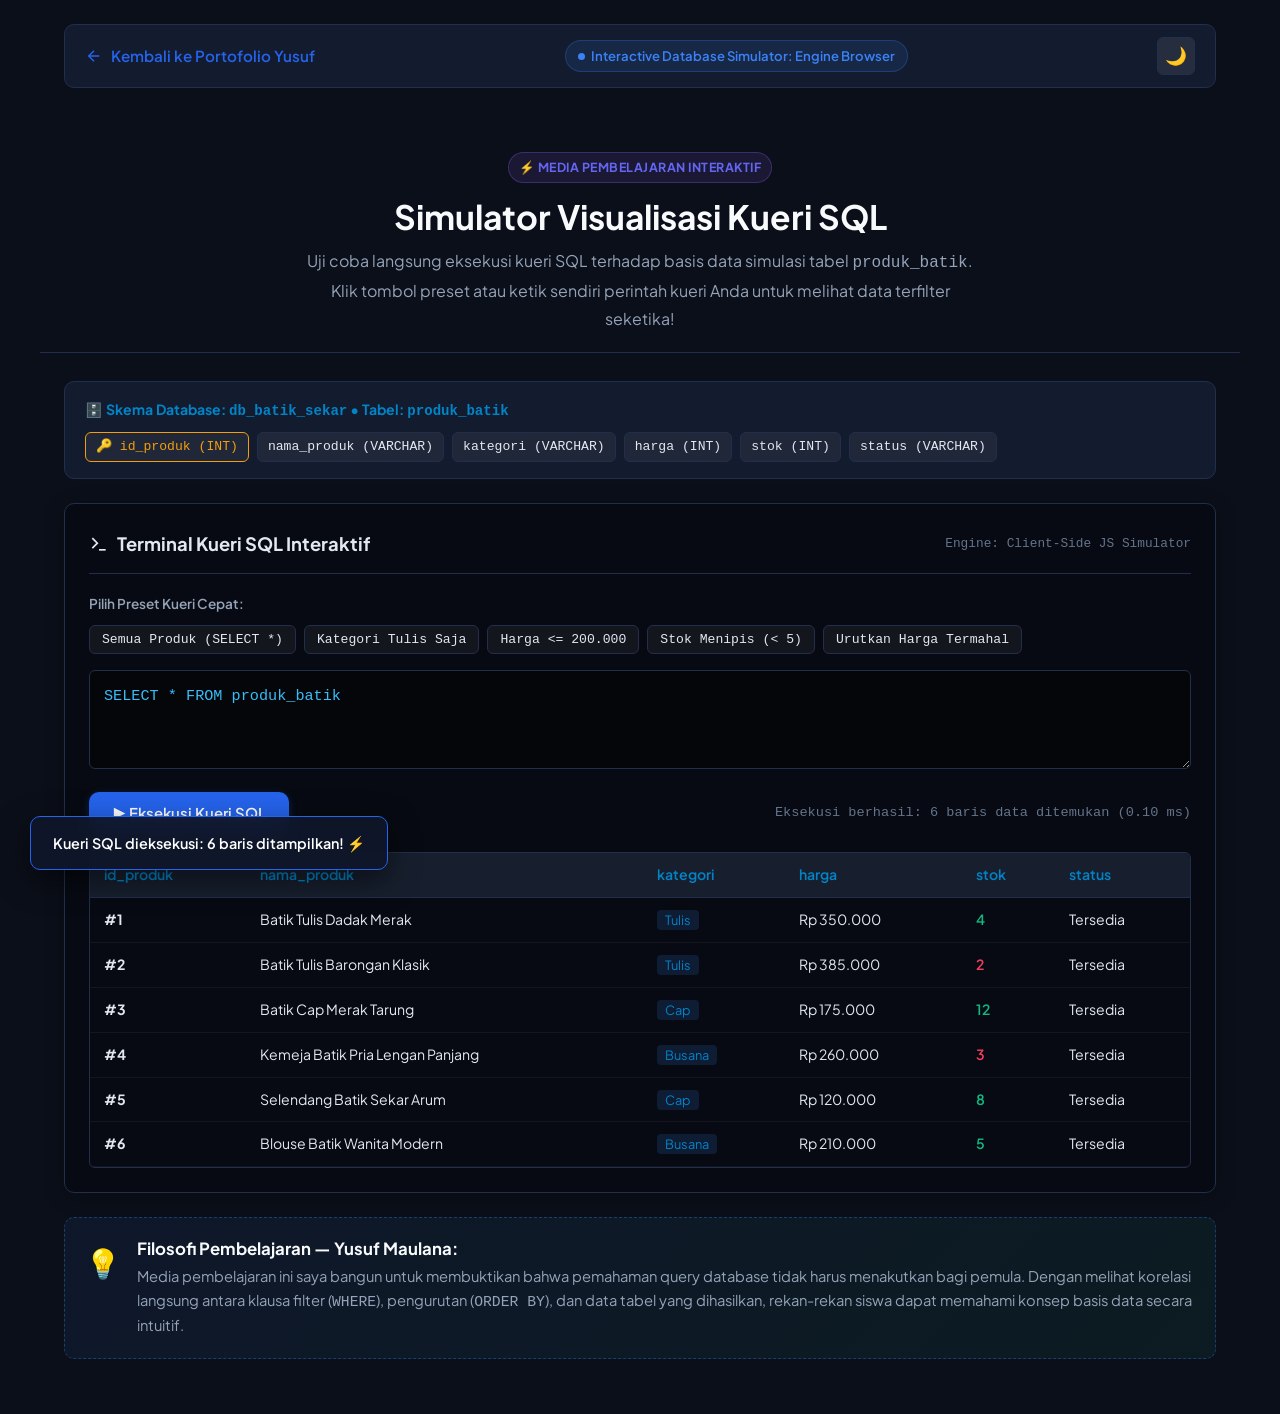
<file: sql-playground.html>
<!DOCTYPE html>
<html lang="id" data-theme="dark">
<head>
  <meta charset="UTF-8">
  <meta name="viewport" content="width=device-width, initial-scale=1.0">
  <title>SQL Query Playground &amp; Visualizer — Yusuf Maulana</title>
  <meta name="description" content="Simulator interaktif kueri SQL dan visualisasi database karya Yusuf Maulana Wakhidul Qohar. Jalankan kueri SQL di browser secara real-time.">

  <!-- Google Fonts -->
  <link rel="preconnect" href="https://fonts.googleapis.com">
  <link rel="preconnect" href="https://fonts.gstatic.com" crossorigin>
  <link href="https://fonts.googleapis.com/css2?family=Plus+Jakarta+Sans:wght@300;400;500;600;700;800&family=Space+Grotesk:wght@600;700&display=swap" rel="stylesheet">

  <link rel="stylesheet" href="css/style.css?v=4.0">
  <link rel="stylesheet" href="css/components.css?v=4.0">

  <style>
    .playground-page-hero {
      padding: 36px 0 20px;
      text-align: center;
      border-bottom: 1px solid var(--card-border);
    }

    .schema-card {
      background: var(--bg-card);
      border: 1px solid var(--card-border);
      border-radius: var(--radius-md);
      padding: 16px 20px;
      margin-bottom: 24px;
      font-size: 0.88rem;
    }

    .schema-title {
      font-family: var(--font-display);
      font-weight: 700;
      color: var(--cyan);
      margin-bottom: 8px;
      display: flex;
      align-items: center;
      gap: 6px;
    }

    .schema-columns {
      display: flex;
      flex-wrap: wrap;
      gap: 8px;
    }

    .col-badge {
      background: rgba(255, 255, 255, 0.05);
      border: 1px solid var(--card-border);
      padding: 3px 10px;
      border-radius: var(--radius-sm);
      font-family: monospace;
      font-size: 0.82rem;
    }

    .col-badge.pk {
      border-color: var(--amber);
      color: var(--amber);
    }
  </style>
</head>
<body>

  <!-- Scroll Progress -->
  <div class="scroll-progress-container">
    <div class="scroll-progress-bar" id="scrollProgressBar"></div>
  </div>

  <!-- Toast Notification Box -->
  <div class="toast-notice" id="toastNotice" role="alert"></div>

  <div class="wrap" style="padding-top: 24px;">
    <!-- Subpage Action Banner -->
    <div class="subpage-banner">
      <a href="index.html#portofolio" class="back-link">
        <svg width="18" height="18" viewBox="0 0 24 24" fill="none" stroke="currentColor" stroke-width="2"><line x1="19" y1="12" x2="5" y2="12"></line><polyline points="12 19 5 12 12 5"></polyline></svg>
        Kembali ke Portofolio Yusuf
      </a>
      <div class="page-tag">
        <span class="interactive-badge--pulse"></span>
        Interactive Database Simulator: Engine Browser
      </div>
      <button class="theme-toggle-btn" id="themeToggle" title="Ganti Tema" aria-label="Ganti Tema">
        <span class="theme-icon-dark">🌙</span>
        <span class="theme-icon-light">☀️</span>
      </button>
    </div>
  </div>

  <!-- Page Hero -->
  <header class="playground-page-hero wrap">
    <div class="interactive-badge interactive-badge--sql" style="margin-bottom: 12px;">
      ⚡ Media Pembelajaran Interaktif
    </div>
    <h1 style="font-family: var(--font-display); font-size: 2.1rem; margin: 0 0 10px 0; color: var(--text-heading);">
      Simulator Visualisasi Kueri SQL
    </h1>
    <p style="max-width: 680px; margin: 0 auto; color: var(--text-muted); font-size: 1rem;">
      Uji coba langsung eksekusi kueri SQL terhadap basis data simulasi tabel <code>produk_batik</code>. Klik tombol preset atau ketik sendiri perintah kueri Anda untuk melihat data terfilter seketika!
    </p>
  </header>

  <main class="wrap" style="padding-top: 28px; padding-bottom: 60px;">

    <!-- Database Schema Definition -->
    <div class="schema-card">
      <div class="schema-title">
        <span>🗄️ Skema Database: <code>db_batik_sekar</code> &bull; Tabel: <code>produk_batik</code></span>
      </div>
      <div class="schema-columns">
        <span class="col-badge pk">🔑 id_produk (INT)</span>
        <span class="col-badge">nama_produk (VARCHAR)</span>
        <span class="col-badge">kategori (VARCHAR)</span>
        <span class="col-badge">harga (INT)</span>
        <span class="col-badge">stok (INT)</span>
        <span class="col-badge">status (VARCHAR)</span>
      </div>
    </div>

    <!-- Playground Interactive Terminal -->
    <div class="playground-box">
      <div class="playground-header">
        <div class="playground-title">
          <svg width="20" height="20" viewBox="0 0 24 24" fill="none" stroke="currentColor" stroke-width="2"><polyline points="4 17 10 11 4 5"></polyline><line x1="12" y1="19" x2="20" y2="19"></line></svg>
          Terminal Kueri SQL Interaktif
        </div>
        <span style="font-size: 0.8rem; color: var(--text-dim); font-family: monospace;">Engine: Client-Side JS Simulator</span>
      </div>

      <!-- Preset Buttons -->
      <div style="margin-bottom: 10px; font-size: 0.85rem; font-weight: 600; color: var(--text-muted);">
        Pilih Preset Kueri Cepat:
      </div>
      <div class="preset-queries">
        <button class="preset-btn" data-sql="SELECT * FROM produk_batik">Semua Produk (SELECT *)</button>
        <button class="preset-btn" data-sql="SELECT * FROM produk_batik WHERE kategori = 'Tulis'">Kategori Tulis Saja</button>
        <button class="preset-btn" data-sql="SELECT * FROM produk_batik WHERE harga <= 200000">Harga <= 200.000</button>
        <button class="preset-btn" data-sql="SELECT * FROM produk_batik WHERE stok < 5">Stok Menipis (&lt; 5)</button>
        <button class="preset-btn" data-sql="SELECT nama_produk, harga, stok FROM produk_batik ORDER BY harga DESC">Urutkan Harga Termahal</button>
      </div>

      <!-- SQL Input Box -->
      <div class="sql-editor-wrap">
        <textarea id="sqlInput" class="sql-input" rows="3">SELECT * FROM produk_batik</textarea>
      </div>

      <!-- Action Bar -->
      <div class="sql-run-bar">
        <button class="btn btn-primary" id="runSqlBtn">
          ▶️ Eksekusi Kueri SQL
        </button>
        <span id="queryStats" style="font-size: 0.85rem; color: var(--text-dim); font-family: monospace;">
          Status: Siap dieksekusi
        </span>
      </div>

      <!-- Table Results Area -->
      <div class="sql-table-container">
        <table class="sql-results-table" id="resultsTable">
          <thead>
            <tr>
              <th>id_produk</th>
              <th>nama_produk</th>
              <th>kategori</th>
              <th>harga</th>
              <th>stok</th>
              <th>status</th>
            </tr>
          </thead>
          <tbody id="tableBody">
            <!-- Rendered dynamically -->
          </tbody>
        </table>
      </div>
    </div>

    <!-- Explanation Box -->
    <div class="personal-note-card">
      <div class="personal-note-icon">💡</div>
      <div class="personal-note-body">
        <h4>Filosofi Pembelajaran — Yusuf Maulana:</h4>
        <p>
          Media pembelajaran ini saya bangun untuk membuktikan bahwa pemahaman query database tidak harus menakutkan bagi pemula. Dengan melihat korelasi langsung antara klausa filter (<code>WHERE</code>), pengurutan (<code>ORDER BY</code>), dan data tabel yang dihasilkan, rekan-rekan siswa dapat memahami konsep basis data secara intuitif.
        </p>
      </div>
    </div>

  </main>

  <script src="js/utils.js?v=4.0"></script>
  <script>
    // Theme toggle
    const themeToggle = document.getElementById('themeToggle');
    const savedTheme = localStorage.getItem('yusuf_theme') || 'dark';
    document.documentElement.setAttribute('data-theme', savedTheme);

    if (themeToggle) {
      themeToggle.addEventListener('click', () => {
        const cur = document.documentElement.getAttribute('data-theme');
        const next = cur === 'dark' ? 'light' : 'dark';
        document.documentElement.setAttribute('data-theme', next);
        localStorage.setItem('yusuf_theme', next);
        PortfolioUtils.showToast(`Tema diganti ke mode ${next === 'dark' ? 'Gelap 🌙' : 'Terang ☀️'}`);
      });
    }

    // Scroll progress
    const scrollBar = document.getElementById('scrollProgressBar');
    window.addEventListener('scroll', () => {
      if (!scrollBar) return;
      const winScroll = document.body.scrollTop || document.documentElement.scrollTop;
      const height = document.documentElement.scrollHeight - document.documentElement.clientHeight;
      const scrolled = height > 0 ? (winScroll / height) * 100 : 0;
      scrollBar.style.width = scrolled + '%';
    });

    // Mock Database Records
    const MOCK_DB = [
      { id_produk: 1, nama_produk: "Batik Tulis Dadak Merak", kategori: "Tulis", harga: 350000, stok: 4, status: "Tersedia" },
      { id_produk: 2, nama_produk: "Batik Tulis Barongan Klasik", kategori: "Tulis", harga: 385000, stok: 2, status: "Tersedia" },
      { id_produk: 3, nama_produk: "Batik Cap Merak Tarung", kategori: "Cap", harga: 175000, stok: 12, status: "Tersedia" },
      { id_produk: 4, nama_produk: "Kemeja Batik Pria Lengan Panjang", kategori: "Busana", harga: 260000, stok: 3, status: "Tersedia" },
      { id_produk: 5, nama_produk: "Selendang Batik Sekar Arum", kategori: "Cap", harga: 120000, stok: 8, status: "Tersedia" },
      { id_produk: 6, nama_produk: "Blouse Batik Wanita Modern", kategori: "Busana", harga: 210000, stok: 5, status: "Tersedia" }
    ];

    const sqlInput = document.getElementById('sqlInput');
    const runSqlBtn = document.getElementById('runSqlBtn');
    const tableBody = document.getElementById('tableBody');
    const queryStats = document.getElementById('queryStats');

    function renderResults(data, matchedRows = []) {
      tableBody.innerHTML = '';
      if (!data || data.length === 0) {
        tableBody.innerHTML = `<tr><td colspan="6" style="text-align: center; color: var(--text-dim); padding: 20px;">0 baris data cocok dengan kriteria kueri.</td></tr>`;
        return;
      }

      data.forEach(item => {
        const tr = document.createElement('tr');
        tr.innerHTML = `
          <td><strong>#${item.id_produk}</strong></td>
          <td>${item.nama_produk}</td>
          <td><span style="background: rgba(59,130,246,0.15); color: var(--cyan); padding: 2px 8px; border-radius: 4px; font-size: 0.8rem;">${item.kategori}</span></td>
          <td>Rp ${item.harga.toLocaleString('id-ID')}</td>
          <td><span style="font-weight: 600; color: ${item.stok < 4 ? 'var(--rose)' : 'var(--emerald)'};">${item.stok}</span></td>
          <td>${item.status}</td>
        `;
        tableBody.appendChild(tr);
      });
    }

    function executeQuery() {
      PortfolioUtils.playClickSound();
      const rawQuery = sqlInput.value.trim();
      const q = rawQuery.toLowerCase();
      const startTime = performance.now();

      let results = [...MOCK_DB];

      // Simulated filtering parser
      if (q.includes("where kategori = 'tulis'")) {
        results = results.filter(i => i.kategori.toLowerCase() === 'tulis');
      } else if (q.includes("where harga <= 200000") || q.includes("where harga <= 200.000")) {
        results = results.filter(i => i.harga <= 200000);
      } else if (q.includes("where stok < 5") || q.includes("where stok <= 5")) {
        results = results.filter(i => i.stok < 5);
      } else if (q.includes("where stok > 5")) {
        results = results.filter(i => i.stok > 5);
      } else if (q.includes("kategori = 'cap'")) {
        results = results.filter(i => i.kategori.toLowerCase() === 'cap');
      } else if (q.includes("kategori = 'busana'")) {
        results = results.filter(i => i.kategori.toLowerCase() === 'busana');
      }

      // Simulated Order By
      if (q.includes("order by harga desc")) {
        results.sort((a, b) => b.harga - a.harga);
      } else if (q.includes("order by harga asc") || q.includes("order by harga")) {
        results.sort((a, b) => a.harga - b.harga);
      } else if (q.includes("order by stok desc")) {
        results.sort((a, b) => b.stok - a.stok);
      }

      const elapsed = (performance.now() - startTime).toFixed(2);
      renderResults(results);
      queryStats.textContent = `Eksekusi berhasil: ${results.length} baris data ditemukan (${elapsed} ms)`;
      PortfolioUtils.showToast(`Kueri SQL dieksekusi: ${results.length} baris ditampilkan! ⚡`, 'success', 2500);
    }

    runSqlBtn.addEventListener('click', executeQuery);

    // Presets
    document.querySelectorAll('.preset-btn').forEach(btn => {
      btn.addEventListener('click', () => {
        sqlInput.value = btn.getAttribute('data-sql');
        executeQuery();
      });
    });

    // Initial render
    executeQuery();
  </script>
</body>
</html>
</file>
<file: css/style.css>
/* ============================================
   CLEAN & REALISTIC DESIGN SYSTEM
   Yusuf Maulana Wakhidul Qohar — Portfolio Siswa SMK
   ============================================ */

:root {
  /* DARK THEME (Clean Slate / Dark Navy) */
  --bg-dark: #0b0f19;
  --bg-darker: #070a12;
  --bg-card: #131b2e;
  --bg-card-hover: #1a253e;
  --card-border: #222f4c;
  --card-border-glow: #3b82f6;

  --text-main: #e2e8f0;
  --text-muted: #94a3b8;
  --text-dim: #64748b;
  --text-heading: #f8fafc;

  --primary: #2563eb;
  --primary-glow: #3b82f6;
  --primary-hover: #1d4ed8;
  --cyan: #0284c7;
  --cyan-glow: #0ea5e9;
  --purple: #6366f1;
  --emerald: #10b981;
  --amber: #f59e0b;
  --rose: #f43f5e;
  --wa-color: #25d366;
  --wa-hover: #1ebd5a;

  --gradient-brand: linear-gradient(135deg, #2563eb 0%, #1d4ed8 100%);
  --gradient-glow: none;
  --gradient-card: #131b2e;
  --gradient-wa: linear-gradient(135deg, #25d366 0%, #128c7e 100%);

  --radius-sm: 6px;
  --radius-md: 10px;
  --radius-lg: 14px;
  --radius-full: 9999px;
  --max-w: 1200px;

  --font-sans: "Plus Jakarta Sans", -apple-system, BlinkMacSystemFont, "Segoe UI", Roboto, sans-serif;
  --font-display: "Plus Jakarta Sans", sans-serif;

  --shadow-glass: 0 4px 20px rgba(0, 0, 0, 0.25);
  --shadow-glow: 0 4px 14px rgba(37, 99, 235, 0.2);
  --shadow-glow-cyan: 0 4px 14px rgba(2, 132, 199, 0.2);
  --header-bg: rgba(11, 15, 25, 0.92);

  --transition: all 0.22s ease-in-out;
}

/* LIGHT THEME (Clean Crisp White & Slate) */
[data-theme="light"] {
  --bg-dark: #f8fafc;
  --bg-darker: #f1f5f9;
  --bg-card: #ffffff;
  --bg-card-hover: #f8fafc;
  --card-border: #e2e8f0;
  --card-border-glow: #2563eb;

  --text-main: #334155;
  --text-muted: #64748b;
  --text-dim: #94a3b8;
  --text-heading: #0f172a;

  --gradient-glow: none;
  --gradient-card: #ffffff;

  --shadow-glass: 0 2px 10px rgba(0, 0, 0, 0.05);
  --shadow-glow: 0 2px 10px rgba(37, 99, 235, 0.15);
  --shadow-glow-cyan: 0 2px 10px rgba(2, 132, 199, 0.15);
  --header-bg: rgba(255, 255, 255, 0.92);
}

/* ============================================
   GLOBAL RESET & BASE STYLES
   ============================================ */
*, *::before, *::after {
  box-sizing: border-box;
}

html {
  scroll-behavior: smooth;
  scroll-padding-top: 85px;
}

body {
  margin: 0;
  font-family: var(--font-sans);
  color: var(--text-main);
  background-color: var(--bg-dark);
  line-height: 1.7;
  -webkit-font-smoothing: antialiased;
  overflow-x: hidden;
  transition: background-color 0.3s ease, color 0.3s ease;
}

img {
  max-width: 100%;
  display: block;
}

a {
  color: inherit;
  text-decoration: none;
  transition: var(--transition);
}

.wrap {
  max-width: var(--max-w);
  margin: 0 auto;
  padding: 0 24px;
}

h1, h2, h3, h4, h5 {
  font-family: var(--font-sans);
  font-weight: 700;
  color: var(--text-heading);
  line-height: 1.25;
}

/* ============================================
   SCROLL PROGRESS BAR
   ============================================ */
.scroll-progress-container {
  position: fixed;
  top: 0;
  left: 0;
  width: 100%;
  height: 3.5px;
  background: transparent;
  z-index: 10000;
}

.scroll-progress-bar {
  height: 100%;
  width: 0%;
  background: var(--gradient-brand);
  box-shadow: 0 0 10px rgba(59, 130, 246, 0.7);
  transition: width 0.1s linear;
}

/* ============================================
   BUTTONS & BADGES
   ============================================ */
.btn {
  display: inline-flex;
  align-items: center;
  justify-content: center;
  gap: 10px;
  padding: 11px 22px;
  border-radius: var(--radius-md);
  font-size: 0.93rem;
  font-weight: 600;
  border: 1px solid transparent;
  cursor: pointer;
  transition: var(--transition);
  position: relative;
  font-family: inherit;
}

.btn-primary {
  background: var(--primary);
  color: #ffffff;
  box-shadow: 0 2px 8px rgba(37, 99, 235, 0.25);
}

.btn-primary:hover {
  background: var(--primary-hover);
  transform: translateY(-1.5px);
  box-shadow: 0 4px 12px rgba(37, 99, 235, 0.35);
}

.btn-ghost {
  background: rgba(255, 255, 255, 0.05);
  border: 1px solid var(--card-border);
  color: var(--text-main);
}

[data-theme="light"] .btn-ghost {
  background: #f1f5f9;
  border-color: #e2e8f0;
  color: #334155;
}

.btn-ghost:hover {
  background: rgba(37, 99, 235, 0.1);
  border-color: var(--primary);
  color: var(--primary-glow);
  transform: translateY(-1.5px);
}

.btn-outline {
  border: 1px solid var(--card-border);
  color: var(--text-main);
  background: transparent;
}

.btn-outline:hover {
  border-color: var(--primary);
  color: var(--primary-glow);
  background: rgba(37, 99, 235, 0.08);
  transform: translateY(-1.5px);
}

.btn-whatsapp {
  background: #25d366;
  color: #ffffff;
  box-shadow: 0 2px 8px rgba(37, 211, 102, 0.25);
}

.btn-whatsapp:hover {
  background: #1ebd5a;
  transform: translateY(-1.5px);
  box-shadow: 0 4px 12px rgba(37, 211, 102, 0.35);
}

.btn-sm {
  padding: 7px 14px;
  font-size: 0.85rem;
  border-radius: var(--radius-sm);
}

/* ============================================
   1. HEADER / NAVBAR
   ============================================ */
.site-header {
  position: sticky;
  top: 0;
  z-index: 1000;
  background: var(--header-bg);
  backdrop-filter: blur(20px);
  border-bottom: 1px solid var(--card-border);
  transition: var(--transition);
}

.header-inner {
  display: flex;
  align-items: center;
  justify-content: space-between;
  height: 78px;
  gap: 16px;
}

.brand {
  display: flex;
  align-items: center;
  gap: 12px;
  flex-shrink: 0;
  text-decoration: none;
  min-width: max-content;
}

.brand-avatar-wrap {
  position: relative;
  flex-shrink: 0;
  width: 42px;
  height: 42px;
}

.brand-avatar {
  width: 42px;
  height: 42px;
  min-width: 42px;
  min-height: 42px;
  aspect-ratio: 1 / 1;
  border-radius: 50%;
  object-fit: cover;
  flex-shrink: 0;
  display: block;
  border: 2px solid var(--primary);
  transition: var(--transition);
}

.brand:hover .brand-avatar {
  transform: scale(1.05);
}

.avatar-status-dot {
  position: absolute;
  bottom: 0;
  right: 0;
  width: 11px;
  height: 11px;
  background: var(--emerald);
  border-radius: 50%;
  border: 2px solid var(--bg-dark);
}

.brand-text {
  display: flex;
  flex-direction: column;
  flex-shrink: 0;
  white-space: nowrap;
}

.brand-name {
  font-weight: 800;
  font-size: 1.08rem;
  background: var(--gradient-brand);
  -webkit-background-clip: text;
  -webkit-text-fill-color: transparent;
  letter-spacing: -0.01em;
  white-space: nowrap;
  line-height: 1.25;
}

.brand-sub {
  font-size: 0.74rem;
  color: var(--text-muted);
  font-weight: 500;
  white-space: nowrap;
  line-height: 1.2;
  margin-top: 2px;
}

.nav {
  display: flex;
  align-items: center;
  gap: 4px;
  flex-shrink: 1;
}

.nav-link {
  font-size: 0.82rem;
  font-weight: 600;
  color: var(--text-muted);
  padding: 6px 9px;
  border-radius: var(--radius-sm);
  white-space: nowrap;
  transition: var(--transition);
}

.nav-link:hover,
.nav-link.active {
  color: var(--text-heading);
  background: rgba(59, 130, 246, 0.16);
}

.header-actions {
  display: flex;
  align-items: center;
  gap: 10px;
  flex-shrink: 0;
  white-space: nowrap;
}

/* Theme Switcher Button */
.theme-toggle-btn {
  background: rgba(255, 255, 255, 0.08);
  border: 1px solid var(--card-border);
  width: 38px;
  height: 38px;
  border-radius: var(--radius-sm);
  display: flex;
  align-items: center;
  justify-content: center;
  cursor: pointer;
  font-size: 1.1rem;
  transition: var(--transition);
}

.theme-toggle-btn:hover {
  background: rgba(59, 130, 246, 0.2);
  border-color: var(--primary);
  transform: rotate(15deg);
}

[data-theme="dark"] .theme-icon-light { display: none; }
[data-theme="dark"] .theme-icon-dark { display: inline; }
[data-theme="light"] .theme-icon-dark { display: none; }
[data-theme="light"] .theme-icon-light { display: inline; }

.header-cv-btn {
  display: inline-flex;
}

.nav-toggle {
  display: none;
  flex-direction: column;
  justify-content: space-between;
  width: 28px;
  height: 20px;
  background: none;
  border: none;
  cursor: pointer;
  padding: 0;
}

.nav-toggle span {
  width: 100%;
  height: 2.5px;
  background: var(--text-heading);
  border-radius: 2px;
  transition: var(--transition);
}

/* ============================================
   2. HERO / BERANDA
   ============================================ */
.hero {
  padding: 85px 0 50px;
  position: relative;
  overflow: hidden;
}

.hero-inner {
  display: grid;
  grid-template-columns: 1.15fr 0.85fr;
  align-items: center;
  gap: 48px;
}

.status-badge {
  display: inline-flex;
  align-items: center;
  gap: 8px;
  padding: 6px 14px;
  border-radius: var(--radius-full);
  background: rgba(16, 185, 129, 0.12);
  border: 1px solid rgba(16, 185, 129, 0.3);
  color: var(--emerald);
  font-size: 0.82rem;
  font-weight: 600;
  margin-bottom: 18px;
}

.status-dot {
  width: 8px;
  height: 8px;
  background: var(--emerald);
  border-radius: 50%;
  box-shadow: 0 0 10px var(--emerald);
  animation: pulse-dot 2s infinite;
}

@keyframes pulse-dot {
  0% { transform: scale(0.95); box-shadow: 0 0 0 0 rgba(16, 185, 129, 0.7); }
  70% { transform: scale(1.05); box-shadow: 0 0 0 8px rgba(16, 185, 129, 0); }
  100% { transform: scale(0.95); box-shadow: 0 0 0 0 rgba(16, 185, 129, 0); }
}

.hero-dynamic-role {
  font-size: 1.05rem;
  font-weight: 600;
  color: var(--cyan);
  margin-bottom: 12px;
  display: flex;
  align-items: center;
  gap: 6px;
}

.typing-cursor {
  animation: blink 1s infinite;
  color: var(--cyan);
}

@keyframes blink {
  0%, 100% { opacity: 1; }
  50% { opacity: 0; }
}

.hero-title {
  font-size: 3.2rem;
  letter-spacing: -0.02em;
  margin: 0 0 16px;
  line-height: 1.12;
}

.hero-title .highlight {
  background: var(--gradient-brand);
  -webkit-background-clip: text;
  -webkit-text-fill-color: transparent;
}

.hero-tagline {
  font-size: 1.15rem;
  font-weight: 600;
  color: var(--text-main);
  font-style: italic;
  margin-bottom: 14px;
}

.hero-desc {
  font-size: 1rem;
  color: var(--text-muted);
  max-width: 580px;
  margin-bottom: 30px;
}

.hero-actions {
  display: flex;
  flex-wrap: wrap;
  gap: 14px;
}

/* Hero Photo & Realistic Frame */
.hero-photo {
  position: relative;
  display: flex;
  justify-content: center;
  align-items: center;
}

.photo-container {
  position: relative;
  width: 320px;
  max-width: 100%;
}

.photo-glow-bg {
  display: none;
}

.photo-frame {
  position: relative;
  z-index: 1;
  border-radius: var(--radius-lg);
  overflow: hidden;
  border: 1px solid var(--card-border);
  box-shadow: var(--shadow-glass);
  background: var(--bg-card);
}

.photo-frame img {
  width: 100%;
  height: 380px;
  object-fit: cover;
  transition: var(--transition);
}

.photo-frame:hover img {
  transform: scale(1.02);
}

.photo-caption-tag {
  padding: 12px 16px;
  text-align: center;
  font-size: 0.85rem;
  color: var(--text-muted);
  border-top: 1px solid var(--card-border);
  background: var(--bg-card);
}

.photo-card {
  display: none;
}

/* Quick Stats Counter Strip */
.hero-stats-wrap {
  margin-top: 48px;
}

.hero-stats-grid {
  display: grid;
  grid-template-columns: repeat(4, 1fr);
  gap: 16px;
  padding: 20px 24px;
  background: var(--bg-card);
  border: 1px solid var(--card-border);
  border-radius: var(--radius-lg);
  box-shadow: var(--shadow-glass);
}

.stat-box {
  text-align: center;
  padding: 8px 12px;
  border-right: 1px solid var(--card-border);
}

.stat-box:last-child {
  border-right: none;
}

.stat-number {
  font-size: 1.85rem;
  font-weight: 700;
  color: var(--primary-glow);
}

.stat-plus {
  font-size: 1.4rem;
  font-weight: 700;
  color: var(--primary);
}

.stat-title {
  display: block;
  font-size: 0.83rem;
  color: var(--text-muted);
  font-weight: 500;
  margin-top: 4px;
}
  font-weight: 600;
  margin-top: 4px;
}

/* ============================================
   SECTIONS COMMON STYLING
   ============================================ */
.section {
  padding: 95px 0;
  position: relative;
}

.section-header {
  margin-bottom: 44px;
}

.section-tag {
  display: inline-block;
  font-size: 0.82rem;
  font-weight: 700;
  letter-spacing: 0.06em;
  text-transform: uppercase;
  color: var(--cyan);
  margin-bottom: 6px;
}

.section-title {
  font-size: 2.4rem;
  letter-spacing: -0.02em;
  margin: 0 0 10px;
}

.section-title span {
  background: var(--gradient-brand);
  -webkit-background-clip: text;
  -webkit-text-fill-color: transparent;
}

.section-line {
  width: 55px;
  height: 4px;
  background: var(--gradient-brand);
  border-radius: 2px;
  margin-bottom: 12px;
}

.section-subtitle {
  font-size: 0.96rem;
  color: var(--text-muted);
  max-width: 680px;
  margin: 0;
}

/* Filter Tabs Styling */
.filter-tabs {
  display: flex;
  flex-wrap: wrap;
  gap: 10px;
  margin-bottom: 34px;
}

.filter-btn {
  background: var(--bg-card);
  border: 1px solid var(--card-border);
  color: var(--text-muted);
  padding: 9px 20px;
  border-radius: var(--radius-full);
  font-size: 0.88rem;
  font-weight: 600;
  cursor: pointer;
  transition: var(--transition);
  font-family: inherit;
}

.filter-btn:hover {
  background: rgba(59, 130, 246, 0.15);
  color: var(--text-heading);
  border-color: var(--primary);
}

.filter-btn.active {
  background: var(--gradient-brand);
  color: #ffffff;
  border-color: transparent;
  box-shadow: 0 4px 14px rgba(59, 130, 246, 0.35);
}

/* ============================================
   3. TENTANG SAYA
   ============================================ */
.about-grid {
  display: grid;
  grid-template-columns: 1.15fr 0.85fr;
  gap: 40px;
  align-items: start;
}

.about-heading {
  font-size: 1.65rem;
  margin-bottom: 16px;
}

.about-text {
  font-size: 0.98rem;
  color: var(--text-muted);
  margin-bottom: 16px;
}

/* Biodata Quick Card */
.biodata-card {
  background: var(--bg-card);
  border: 1px solid var(--card-border);
  border-radius: var(--radius-md);
  padding: 22px;
  margin: 24px 0;
  backdrop-filter: blur(12px);
}

.biodata-title {
  font-size: 1.05rem;
  margin-top: 0;
  margin-bottom: 14px;
  color: var(--cyan);
}

.biodata-items {
  display: flex;
  flex-direction: column;
  gap: 10px;
}

.bio-item {
  display: grid;
  grid-template-columns: 150px 1fr;
  font-size: 0.9rem;
  border-bottom: 1px dashed var(--card-border);
  padding-bottom: 6px;
}

.bio-key {
  font-weight: 600;
  color: var(--text-dim);
}

.bio-val {
  color: var(--text-main);
  font-weight: 500;
}

.text-accent {
  color: var(--emerald);
  font-weight: 700;
}

/* Vision Box */
.vision-box {
  display: flex;
  gap: 16px;
  padding: 22px;
  border-radius: var(--radius-md);
  background: var(--gradient-glow);
  border: 1px solid var(--card-border-glow);
  margin-top: 20px;
}

.vision-icon {
  font-size: 1.8rem;
  line-height: 1;
}

.vision-body h4 {
  margin: 0 0 6px;
  font-size: 1.05rem;
  color: var(--cyan-glow);
}

.vision-body p {
  margin: 0;
  font-size: 0.92rem;
  font-style: italic;
  color: var(--text-main);
}

.about-highlights {
  display: flex;
  flex-direction: column;
  gap: 16px;
}

.highlight-card {
  display: flex;
  gap: 18px;
  align-items: flex-start;
  padding: 20px;
  border-radius: var(--radius-md);
  background: var(--bg-card);
  border: 1px solid var(--card-border);
  backdrop-filter: blur(12px);
  transition: var(--transition);
}

.highlight-card:hover {
  transform: translateX(6px);
  border-color: var(--primary);
  background: var(--bg-card-hover);
}

.hl-num {
  font-size: 1.4rem;
  font-weight: 800;
  font-family: var(--font-display);
  background: var(--gradient-brand);
  -webkit-background-clip: text;
  -webkit-text-fill-color: transparent;
  line-height: 1;
}

.hl-info h4 {
  margin: 0 0 4px;
  font-size: 1rem;
}

.hl-info p {
  margin: 0;
  font-size: 0.88rem;
  color: var(--text-muted);
}

/* ============================================
   4. PROFIL PROFESIONAL
   ============================================ */
.prof-grid {
  display: grid;
  grid-template-columns: repeat(3, 1fr);
  gap: 24px;
}

.prof-card {
  background: var(--bg-card);
  border: 1px solid var(--card-border);
  border-radius: var(--radius-lg);
  padding: 30px 24px;
  backdrop-filter: blur(12px);
  transition: var(--transition);
  display: flex;
  flex-direction: column;
}

.prof-card:hover {
  transform: translateY(-5px);
  border-color: var(--card-border-glow);
  box-shadow: var(--shadow-glass);
}

.prof-icon {
  width: 54px;
  height: 54px;
  border-radius: var(--radius-md);
  background: var(--gradient-glow);
  border: 1px solid var(--card-border-glow);
  display: flex;
  align-items: center;
  justify-content: center;
  color: var(--cyan);
  margin-bottom: 20px;
}

.prof-label {
  font-size: 0.78rem;
  font-weight: 700;
  color: var(--cyan);
  text-transform: uppercase;
  letter-spacing: 0.05em;
  margin-bottom: 6px;
}

.prof-value {
  font-size: 1.3rem;
  margin: 0 0 12px;
}

.prof-desc {
  font-size: 0.9rem;
  color: var(--text-muted);
  margin: 0 0 20px;
  flex-grow: 1;
}

.prof-badge-tag {
  font-size: 0.76rem;
  font-weight: 700;
  color: var(--primary-glow);
  padding: 6px 12px;
  background: rgba(59, 130, 246, 0.12);
  border: 1px solid rgba(59, 130, 246, 0.25);
  border-radius: var(--radius-sm);
  align-self: flex-start;
}

/* ============================================
   5. PENDIDIKAN (REVERSE CHRONOLOGICAL TIMELINE)
   ============================================ */
.timeline {
  position: relative;
  max-width: 900px;
  margin: 0 auto;
}

.timeline::before {
  content: "";
  position: absolute;
  top: 0;
  bottom: 0;
  left: 20px;
  width: 3px;
  background: linear-gradient(180deg, var(--primary) 0%, var(--purple) 50%, var(--cyan) 100%);
  border-radius: 2px;
}

.timeline-item {
  position: relative;
  padding-left: 60px;
  margin-bottom: 40px;
}

.timeline-item:last-child {
  margin-bottom: 0;
}

.timeline-badge {
  position: absolute;
  left: 0;
  top: 0;
  transform: translateX(-15%);
  padding: 6px 14px;
  border-radius: var(--radius-full);
  background: var(--gradient-brand);
  color: #ffffff;
  font-size: 0.78rem;
  font-weight: 800;
  box-shadow: 0 0 15px rgba(59, 130, 246, 0.5);
  z-index: 2;
}

.timeline-content {
  background: var(--bg-card);
  border: 1px solid var(--card-border);
  border-radius: var(--radius-lg);
  padding: 26px;
  backdrop-filter: blur(12px);
  transition: var(--transition);
}

.timeline-content:hover {
  border-color: var(--primary);
  transform: translateX(5px);
}

.timeline-header h3 {
  font-size: 1.25rem;
  margin: 0 0 4px;
}

.timeline-sub {
  display: block;
  font-size: 0.88rem;
  font-weight: 600;
  color: var(--cyan);
  margin-bottom: 12px;
}

.timeline-desc {
  font-size: 0.92rem;
  color: var(--text-muted);
  margin: 0 0 16px;
}

.timeline-tags {
  display: flex;
  flex-wrap: wrap;
  gap: 8px;
}

.timeline-tags span {
  font-size: 0.76rem;
  font-weight: 600;
  padding: 4px 10px;
  border-radius: var(--radius-full);
  background: rgba(255, 255, 255, 0.06);
  border: 1px solid var(--card-border);
  color: var(--text-main);
}

/* ============================================
   6. PENGALAMAN (4 KATEGORI)
   ============================================ */
.exp-grid {
  display: grid;
  grid-template-columns: repeat(2, 1fr);
  gap: 24px;
}

.exp-card {
  background: var(--bg-card);
  border: 1px solid var(--card-border);
  border-radius: var(--radius-lg);
  padding: 26px;
  backdrop-filter: blur(12px);
  transition: var(--transition);
  display: flex;
  flex-direction: column;
}

.exp-card:hover {
  transform: translateY(-4px);
  border-color: var(--card-border-glow);
  box-shadow: var(--shadow-glass);
}

.exp-type-tag {
  font-size: 0.74rem;
  font-weight: 700;
  text-transform: uppercase;
  letter-spacing: 0.05em;
  padding: 5px 12px;
  border-radius: var(--radius-sm);
  align-self: flex-start;
  margin-bottom: 12px;
}

.exp-badge--work {
  background: rgba(16, 185, 129, 0.15);
  color: var(--emerald);
  border: 1px solid rgba(16, 185, 129, 0.3);
}

.exp-badge--project {
  background: rgba(59, 130, 246, 0.15);
  color: var(--primary-glow);
  border: 1px solid rgba(59, 130, 246, 0.3);
}

.exp-badge--study {
  background: rgba(139, 92, 246, 0.15);
  color: var(--purple);
  border: 1px solid rgba(139, 92, 246, 0.3);
}

.exp-badge--org {
  background: rgba(245, 158, 11, 0.15);
  color: var(--amber);
  border: 1px solid rgba(245, 158, 11, 0.3);
}

.exp-role {
  font-size: 1.18rem;
  margin: 0 0 6px;
}

.exp-period {
  font-size: 0.82rem;
  color: var(--text-dim);
  font-weight: 600;
  margin-bottom: 14px;
}

.exp-list {
  padding-left: 20px;
  margin: 0;
  font-size: 0.9rem;
  color: var(--text-muted);
}

.exp-list li {
  margin-bottom: 8px;
}

/* ============================================
   7. KEAHLIAN (SKILL MATRIX)
   ============================================ */
.skills-wrapper {
  display: grid;
  grid-template-columns: repeat(2, 1fr);
  gap: 28px;
}

.skill-category {
  background: var(--bg-card);
  border: 1px solid var(--card-border);
  border-radius: var(--radius-lg);
  padding: 26px;
  backdrop-filter: blur(12px);
  transition: var(--transition);
}

.skill-category:hover {
  border-color: var(--card-border-glow);
}

.cat-title {
  display: flex;
  align-items: center;
  gap: 10px;
  font-size: 1.15rem;
  margin: 0 0 20px;
  color: var(--cyan);
}

.skill-bars {
  display: flex;
  flex-direction: column;
  gap: 16px;
}

.skill-info {
  display: flex;
  justify-content: space-between;
  align-items: center;
  font-size: 0.88rem;
  font-weight: 600;
  margin-bottom: 6px;
}

.skill-lvl {
  font-size: 0.72rem;
  font-weight: 700;
  padding: 2px 7px;
  border-radius: var(--radius-sm);
  background: rgba(59, 130, 246, 0.18);
  color: var(--primary-glow);
  margin-left: 6px;
}

.bar-bg {
  width: 100%;
  height: 7px;
  background: rgba(255, 255, 255, 0.08);
  border-radius: 4px;
  overflow: hidden;
}

.bar-fill {
  height: 100%;
  background: var(--gradient-brand);
  border-radius: 4px;
  transition: width 1s cubic-bezier(0.16, 1, 0.3, 1);
}

/* ============================================
   8. KARYA / PORTOFOLIO
   ============================================ */
.portfolio-filter {
  display: flex;
  flex-wrap: wrap;
  gap: 10px;
  margin-bottom: 34px;
}

.portfolio-grid {
  display: grid;
  grid-template-columns: repeat(2, 1fr);
  gap: 24px;
}

.project-card-item {
  background: var(--bg-card);
  border: 1px solid var(--card-border);
  border-radius: var(--radius-lg);
  overflow: hidden;
  backdrop-filter: blur(12px);
  transition: var(--transition);
  display: flex;
  flex-direction: column;
}

.project-card-item:hover {
  transform: translateY(-6px);
  border-color: var(--primary);
  box-shadow: var(--shadow-glass);
}

.project-thumb {
  position: relative;
  height: 195px;
  padding: 16px;
  display: flex;
  flex-direction: column;
  justify-content: space-between;
  overflow: hidden;
  background: var(--bg-darker);
}

.project-thumb-img {
  position: absolute;
  top: 0;
  left: 0;
  width: 100%;
  height: 100%;
  object-fit: cover;
  object-position: center;
  transition: transform 0.35s ease;
  z-index: 0;
}

.project-card-item:hover .project-thumb-img {
  transform: scale(1.05);
}

.project-media--sicakep {
  background: #0d2847;
}

.modal-featured-img {
  width: 100%;
  max-height: 340px;
  object-fit: cover;
  border-radius: var(--radius-md);
  border: 1px solid var(--card-border);
  margin-bottom: 18px;
  box-shadow: var(--shadow-glass);
  display: block;
}

.project-media--dynamic { background: linear-gradient(135deg, #1e3a8a 0%, #0f172a 100%); }
.project-media--static { background: linear-gradient(135deg, #4c1d95 0%, #0f172a 100%); }
.project-media--crud { background: linear-gradient(135deg, #065f46 0%, #0f172a 100%); }
.project-media--modul { background: linear-gradient(135deg, #78350f 0%, #0f172a 100%); }
.project-media--sql { background: linear-gradient(135deg, #0e7490 0%, #0f172a 100%); }
.project-media--aitool { background: linear-gradient(135deg, #831843 0%, #0f172a 100%); }

.project-overlay {
  position: relative;
  z-index: 2;
  display: flex;
  justify-content: space-between;
}

.project-badge {
  font-size: 0.72rem;
  font-weight: 700;
  padding: 4px 10px;
  border-radius: var(--radius-sm);
  background: rgba(0, 0, 0, 0.55);
  backdrop-filter: blur(8px);
  color: #ffffff;
  border: 1px solid rgba(255, 255, 255, 0.15);
}

.project-thumb-preview {
  background: rgba(15, 23, 42, 0.85);
  border: 1px solid rgba(255, 255, 255, 0.1);
  border-radius: var(--radius-sm);
  padding: 8px 12px;
}

.mock-browser-bar {
  display: flex;
  gap: 5px;
  margin-bottom: 6px;
}

.mock-browser-bar span {
  width: 7px;
  height: 7px;
  border-radius: 50%;
  background: rgba(255, 255, 255, 0.3);
}

.mock-title {
  display: block;
  font-size: 0.85rem;
  font-weight: 700;
  color: #ffffff;
}

.mock-sub {
  font-size: 0.72rem;
  color: var(--cyan);
}

.project-content {
  padding: 20px;
  display: flex;
  flex-direction: column;
  flex-grow: 1;
}

.project-tag-row {
  display: flex;
  flex-wrap: wrap;
  gap: 6px;
  margin-bottom: 10px;
}

.ptag {
  font-size: 0.7rem;
  font-weight: 700;
  padding: 3px 8px;
  border-radius: var(--radius-sm);
  background: rgba(59, 130, 246, 0.12);
  color: var(--primary-glow);
}

.project-title {
  font-size: 1.12rem;
  margin: 0 0 8px;
  line-height: 1.3;
}

.project-desc {
  font-size: 0.88rem;
  color: var(--text-muted);
  margin: 0 0 16px;
  flex-grow: 1;
}

.project-actions {
  display: flex;
  gap: 8px;
  margin-top: auto;
}

/* ============================================
   9. SERTIFIKAT / PRESTASI
   ============================================ */
.cert-grid {
  display: grid;
  grid-template-columns: repeat(2, 1fr);
  gap: 24px;
}

.cert-card {
  position: relative;
  background: var(--bg-card);
  border: 1px solid var(--card-border);
  border-radius: var(--radius-lg);
  padding: 26px;
  backdrop-filter: blur(12px);
  transition: var(--transition);
  display: flex;
  gap: 20px;
}

.cert-card:hover {
  transform: translateY(-4px);
  border-color: var(--card-border-glow);
  box-shadow: var(--shadow-glass);
}

.cert-badge-ribbon {
  position: absolute;
  top: 16px;
  right: 16px;
  font-size: 0.7rem;
  font-weight: 800;
  text-transform: uppercase;
  padding: 3px 9px;
  border-radius: var(--radius-sm);
  background: rgba(59, 130, 246, 0.2);
  color: var(--primary-glow);
  border: 1px solid rgba(59, 130, 246, 0.3);
}

.cert-ribbon--gold {
  background: rgba(245, 158, 11, 0.2);
  color: var(--amber);
  border-color: rgba(245, 158, 11, 0.4);
}

.cert-icon {
  font-size: 2.2rem;
  line-height: 1;
  flex-shrink: 0;
}

.cert-body {
  display: flex;
  flex-direction: column;
}

.cert-issuer {
  font-size: 0.78rem;
  font-weight: 700;
  color: var(--cyan);
  text-transform: uppercase;
  margin-bottom: 4px;
}

.cert-title {
  font-size: 1.15rem;
  margin: 0 0 8px;
}

.cert-desc {
  font-size: 0.88rem;
  color: var(--text-muted);
  margin: 0 0 14px;
}

.cert-meta {
  display: flex;
  justify-content: space-between;
  align-items: center;
  margin-top: auto;
}

.cert-date {
  font-size: 0.8rem;
  font-weight: 600;
  color: var(--text-dim);
}

.cert-view-btn {
  background: none;
  border: none;
  color: var(--primary-glow);
  font-size: 0.84rem;
  font-weight: 700;
  cursor: pointer;
  padding: 0;
  transition: var(--transition);
}

.cert-view-btn:hover {
  color: var(--cyan);
  text-decoration: underline;
}

/* Featured Single Certificate Layout */
.cert-featured-card {
  background: var(--bg-card);
  border: 1px solid var(--card-border);
  border-radius: var(--radius-lg);
  padding: 32px;
  display: grid;
  grid-template-columns: 1.15fr 1fr;
  gap: 32px;
  align-items: center;
  box-shadow: var(--shadow-glass);
  transition: var(--transition);
  position: relative;
  overflow: hidden;
}

.cert-featured-card:hover {
  border-color: var(--card-border-glow);
  box-shadow: 0 16px 36px rgba(0, 0, 0, 0.35);
}

.cert-featured-preview {
  position: relative;
  border-radius: var(--radius-md);
  overflow: hidden;
  border: 1px solid rgba(59, 130, 246, 0.3);
  box-shadow: 0 10px 28px rgba(0, 0, 0, 0.4);
  cursor: pointer;
  background: #ffffff;
}

.cert-featured-img {
  width: 100%;
  height: auto;
  display: block;
  transition: transform 0.35s ease;
}

.cert-featured-preview:hover .cert-featured-img {
  transform: scale(1.025);
}

.cert-preview-overlay {
  position: absolute;
  bottom: 0;
  left: 0;
  right: 0;
  background: linear-gradient(to top, rgba(11, 15, 25, 0.92) 0%, rgba(11, 15, 25, 0.6) 60%, transparent 100%);
  padding: 24px 16px 12px;
  display: flex;
  justify-content: space-between;
  align-items: center;
  color: #ffffff;
  font-size: 0.82rem;
  font-weight: 600;
  pointer-events: none;
}

.cert-verified-pill {
  display: inline-flex;
  align-items: center;
  gap: 6px;
  font-size: 0.76rem;
  font-weight: 800;
  text-transform: uppercase;
  letter-spacing: 0.5px;
  padding: 5px 12px;
  border-radius: 9999px;
  background: rgba(16, 185, 129, 0.15);
  color: var(--emerald);
  border: 1px solid rgba(16, 185, 129, 0.35);
  margin-bottom: 12px;
}

.cert-single-title {
  font-size: 1.45rem;
  margin: 0 0 10px;
  color: var(--text-heading);
  line-height: 1.3;
}

.cert-single-desc {
  font-size: 0.92rem;
  color: var(--text-muted);
  line-height: 1.6;
  margin: 0 0 18px;
}

.cert-details-grid {
  display: grid;
  grid-template-columns: repeat(2, 1fr);
  gap: 12px;
  margin: 18px 0 24px;
}

.cert-detail-box {
  background: var(--bg-darker);
  border: 1px solid var(--card-border);
  border-radius: var(--radius-sm);
  padding: 10px 14px;
}

.cert-detail-box .cd-label {
  display: block;
  font-size: 0.72rem;
  color: var(--text-dim);
  text-transform: uppercase;
  font-weight: 700;
  letter-spacing: 0.5px;
  margin-bottom: 3px;
}

.cert-detail-box .cd-value {
  font-size: 0.88rem;
  color: var(--text-heading);
  font-weight: 600;
}

.cert-action-row {
  display: flex;
  gap: 10px;
  flex-wrap: wrap;
}

@media (max-width: 980px) {
  .cert-featured-card {
    grid-template-columns: 1fr;
    padding: 22px;
    gap: 22px;
  }
}

@media (max-width: 540px) {
  .cert-details-grid {
    grid-template-columns: 1fr;
  }
  .cert-action-row {
    flex-direction: column;
  }
  .cert-action-row .btn {
    width: 100%;
    justify-content: center;
  }
}

/* ============================================
   10. KEGIATAN (DOKUMENTASI)
   ============================================ */
.act-grid {
  display: grid;
  grid-template-columns: repeat(3, 1fr);
  gap: 20px;
}

.act-card {
  background: var(--bg-card);
  border: 1px solid var(--card-border);
  border-radius: var(--radius-lg);
  overflow: hidden;
  backdrop-filter: blur(12px);
  transition: var(--transition);
  display: flex;
  flex-direction: column;
}

.act-card:hover {
  transform: translateY(-5px);
  border-color: var(--primary);
  box-shadow: var(--shadow-glass);
}

.act-thumb {
  height: 190px;
  position: relative;
  overflow: hidden;
  background: var(--bg-darker);
}

.act-thumb-img {
  width: 100%;
  height: 100%;
  object-fit: cover;
  object-position: center;
  transition: transform 0.4s ease;
  display: block;
}

.act-card:hover .act-thumb-img {
  transform: scale(1.06);
}

.act-badge {
  position: absolute;
  top: 10px;
  left: 10px;
  font-size: 0.72rem;
  font-weight: 700;
  padding: 4px 10px;
  border-radius: var(--radius-sm);
  background: rgba(11, 15, 25, 0.88);
  backdrop-filter: blur(8px);
  -webkit-backdrop-filter: blur(8px);
  color: #ffffff;
  border: 1px solid rgba(255, 255, 255, 0.18);
  z-index: 2;
}

.act-body {
  padding: 18px;
  display: flex;
  flex-direction: column;
  flex-grow: 1;
}

.act-title {
  font-size: 1rem;
  margin: 0 0 8px;
  line-height: 1.3;
}

.act-desc {
  font-size: 0.84rem;
  color: var(--text-muted);
  margin: 0 0 14px;
  flex-grow: 1;
}

.act-meta {
  display: flex;
  justify-content: space-between;
  font-size: 0.78rem;
  font-weight: 600;
  color: var(--text-dim);
  margin-bottom: 12px;
}

.act-modal-btn {
  background: none;
  border: none;
  color: var(--cyan);
  font-size: 0.82rem;
  font-weight: 700;
  text-align: left;
  padding: 0;
  cursor: pointer;
  transition: var(--transition);
}

.act-modal-btn:hover {
  color: var(--primary-glow);
  text-decoration: underline;
}

/* ============================================
   11. ARTIKEL / BLOG
   ============================================ */
.blog-grid {
  display: grid;
  grid-template-columns: repeat(4, 1fr);
  gap: 20px;
}

.blog-card {
  background: var(--bg-card);
  border: 1px solid var(--card-border);
  border-radius: var(--radius-lg);
  padding: 22px;
  backdrop-filter: blur(12px);
  transition: var(--transition);
  display: flex;
  flex-direction: column;
}

.blog-card:hover {
  transform: translateY(-5px);
  border-color: var(--primary);
  box-shadow: var(--shadow-glass);
}

.blog-top {
  display: flex;
  justify-content: space-between;
  align-items: center;
  margin-bottom: 12px;
}

.blog-tag {
  font-size: 0.72rem;
  font-weight: 700;
  padding: 3px 8px;
  border-radius: var(--radius-sm);
  background: rgba(59, 130, 246, 0.15);
  color: var(--primary-glow);
}

.blog-read {
  font-size: 0.74rem;
  color: var(--text-dim);
  font-weight: 600;
}

.blog-title {
  font-size: 1.05rem;
  margin: 0 0 8px;
  line-height: 1.35;
}

.blog-excerpt {
  font-size: 0.86rem;
  color: var(--text-muted);
  margin: 0 0 16px;
  flex-grow: 1;
}

.blog-footer {
  display: flex;
  justify-content: space-between;
  align-items: center;
  margin-top: auto;
  border-top: 1px solid var(--card-border);
  padding-top: 12px;
}

.blog-date {
  font-size: 0.76rem;
  color: var(--text-dim);
}

.blog-read-btn {
  background: none;
  border: none;
  color: var(--cyan);
  font-size: 0.82rem;
  font-weight: 700;
  cursor: pointer;
  padding: 0;
  transition: var(--transition);
}

.blog-read-btn:hover {
  color: var(--primary-glow);
  text-decoration: underline;
}

/* ============================================
   12. KONTAK
   ============================================ */
.contact-grid {
  display: grid;
  grid-template-columns: 1fr 1.15fr;
  gap: 36px;
}

.contact-info h3 {
  font-size: 1.6rem;
  margin-top: 0;
  margin-bottom: 12px;
}

.contact-info p {
  font-size: 0.95rem;
  color: var(--text-muted);
  margin-bottom: 24px;
}

.contact-details {
  display: flex;
  flex-direction: column;
  gap: 14px;
  margin-bottom: 28px;
}

.contact-card {
  display: flex;
  align-items: center;
  gap: 14px;
  padding: 16px;
  background: var(--bg-card);
  border: 1px solid var(--card-border);
  border-radius: var(--radius-md);
  backdrop-filter: blur(12px);
  transition: var(--transition);
}

.contact-card:hover {
  border-color: var(--primary);
  background: var(--bg-card-hover);
}

.c-icon {
  font-size: 1.6rem;
  line-height: 1;
}

.c-text {
  display: flex;
  flex-direction: column;
  flex-grow: 1;
}

.c-label {
  font-size: 0.76rem;
  color: var(--text-dim);
  font-weight: 600;
}

.c-value {
  font-size: 0.95rem;
  font-weight: 700;
  color: var(--text-heading);
}

.c-copy-btn {
  background: rgba(255, 255, 255, 0.08);
  border: 1px solid var(--card-border);
  color: var(--text-main);
  padding: 6px 12px;
  border-radius: var(--radius-sm);
  font-size: 0.76rem;
  font-weight: 700;
  cursor: pointer;
  transition: var(--transition);
}

.c-copy-btn:hover {
  background: var(--primary);
  color: #ffffff;
}

.social-links h4 {
  font-size: 0.95rem;
  margin: 0 0 12px;
}

.social-btns {
  display: flex;
  flex-wrap: wrap;
  gap: 10px;
}

.social-btn {
  display: inline-flex;
  align-items: center;
  gap: 8px;
  padding: 8px 16px;
  border-radius: var(--radius-sm);
  background: var(--bg-card);
  border: 1px solid var(--card-border);
  font-size: 0.85rem;
  font-weight: 600;
  color: var(--text-main);
  transition: var(--transition);
}

.social-btn:hover {
  background: rgba(59, 130, 246, 0.15);
  border-color: var(--primary);
  transform: translateY(-2px);
}

.social-wa:hover {
  background: rgba(37, 211, 102, 0.15);
  border-color: var(--wa-color);
  color: var(--wa-color);
}

/* Contact Form */
.contact-form-wrapper {
  background: var(--bg-card);
  border: 1px solid var(--card-border);
  border-radius: var(--radius-lg);
  padding: 32px;
  backdrop-filter: blur(14px);
  box-shadow: var(--shadow-glass);
}

.contact-form h3 {
  font-size: 1.4rem;
  margin-top: 0;
  margin-bottom: 6px;
}

.form-desc {
  font-size: 0.88rem;
  color: var(--text-muted);
  margin: 0 0 20px;
}

.form-group {
  margin-bottom: 16px;
}

.form-group label {
  display: block;
  font-size: 0.84rem;
  font-weight: 600;
  margin-bottom: 6px;
  color: var(--text-heading);
}

.form-group input,
.form-group select,
.form-group textarea {
  width: 100%;
  padding: 12px 14px;
  border-radius: var(--radius-sm);
  border: 1px solid var(--card-border);
  background: rgba(255, 255, 255, 0.04);
  color: var(--text-main);
  font-family: inherit;
  font-size: 0.92rem;
  transition: var(--transition);
}

.form-group input:focus,
.form-group select:focus,
.form-group textarea:focus {
  outline: none;
  border-color: var(--primary);
  background: rgba(255, 255, 255, 0.08);
  box-shadow: 0 0 10px rgba(59, 130, 246, 0.3);
}

.form-group select option {
  background: var(--bg-dark);
  color: var(--text-main);
}

.form-button-row {
  display: grid;
  grid-template-columns: 1fr 1fr;
  gap: 12px;
  margin-top: 22px;
}

.form-status {
  margin-top: 14px;
  font-size: 0.88rem;
  font-weight: 600;
  min-height: 20px;
}

/* ============================================
   13. FOOTER
   ============================================ */
.site-footer {
  background: var(--bg-darker);
  border-top: 1px solid var(--card-border);
  padding: 65px 0 30px;
}

.footer-inner {
  display: grid;
  grid-template-columns: 1.2fr 1fr 1fr;
  gap: 40px;
  margin-bottom: 40px;
}

.brand-avatar-small {
  width: 32px;
  height: 32px;
  border-radius: 50%;
  object-fit: cover;
  border: 2px solid var(--primary);
  margin-right: 8px;
}

.footer-desc {
  font-size: 0.9rem;
  color: var(--text-muted);
  margin: 14px 0 16px;
  max-width: 340px;
}

.footer-status-tag {
  font-size: 0.8rem;
  font-weight: 700;
  color: var(--emerald);
  padding: 6px 12px;
  border-radius: var(--radius-sm);
  background: rgba(16, 185, 129, 0.1);
  display: inline-block;
}

.footer-nav-col h4,
.footer-social-col h4 {
  font-size: 1.05rem;
  margin-top: 0;
  margin-bottom: 14px;
}

.footer-subtext {
  font-size: 0.86rem;
  color: var(--text-muted);
  margin-bottom: 12px;
}

.footer-links {
  list-style: none;
  padding: 0;
  margin: 0;
  display: grid;
  grid-template-columns: 1fr 1fr;
  gap: 8px;
}

.footer-links a {
  font-size: 0.84rem;
  color: var(--text-muted);
}

.footer-links a:hover {
  color: var(--primary-glow);
  padding-left: 4px;
}

.footer-socials {
  display: flex;
  flex-direction: column;
  gap: 10px;
}

.fsoc-link {
  font-size: 0.9rem;
  color: var(--text-main);
  padding: 8px 14px;
  background: var(--bg-card);
  border: 1px solid var(--card-border);
  border-radius: var(--radius-sm);
  display: inline-flex;
  align-items: center;
  gap: 8px;
  text-decoration: none;
  transition: var(--transition);
}

.fsoc-link:hover {
  border-color: var(--primary);
  color: var(--primary-glow);
  transform: translateX(4px);
  background: rgba(37, 99, 235, 0.08);
}

.footer-bottom {
  border-top: 1px solid var(--card-border);
  padding-top: 24px;
  display: flex;
  justify-content: space-between;
  align-items: center;
  font-size: 0.82rem;
  color: var(--text-dim);
}

.footer-bottom p {
  margin: 0;
}

.back-to-top {
  padding: 8px 16px;
  border-radius: var(--radius-sm);
  background: rgba(255, 255, 255, 0.05);
  border: 1px solid var(--card-border);
  color: var(--text-main);
  font-weight: 600;
  cursor: pointer;
  transition: var(--transition);
}

.back-to-top:hover {
  background: var(--primary);
  color: #ffffff;
}

/* ============================================
   FLOATING ACTION BUTTONS
   ============================================ */
.floating-actions {
  position: fixed;
  bottom: 28px;
  right: 28px;
  z-index: 999;
}

.floating-wa-btn {
  position: relative;
  display: inline-flex;
  align-items: center;
  gap: 10px;
  background: var(--gradient-wa);
  color: #ffffff;
  padding: 12px 20px;
  border-radius: var(--radius-full);
  box-shadow: 0 8px 25px rgba(37, 211, 102, 0.45);
  font-weight: 700;
  font-size: 0.9rem;
  transition: var(--transition);
}

.floating-wa-btn:hover {
  transform: translateY(-4px) scale(1.03);
  box-shadow: 0 12px 30px rgba(37, 211, 102, 0.6);
}

.floating-wa-ping {
  position: absolute;
  top: -3px;
  left: -3px;
  right: -3px;
  bottom: -3px;
  border-radius: var(--radius-full);
  border: 2px solid var(--wa-color);
  animation: wa-pulse 2s infinite;
  pointer-events: none;
}

@keyframes wa-pulse {
  0% { transform: scale(1); opacity: 0.8; }
  100% { transform: scale(1.18); opacity: 0; }
}

/* ============================================
   TOAST NOTIFICATION
   ============================================ */
.toast-notice {
  position: fixed;
  bottom: 30px;
  left: 30px;
  z-index: 10001;
  background: rgba(15, 23, 42, 0.95);
  border: 1px solid var(--primary);
  color: #ffffff;
  padding: 14px 22px;
  border-radius: var(--radius-md);
  box-shadow: 0 10px 30px rgba(0, 0, 0, 0.5);
  font-size: 0.9rem;
  font-weight: 600;
  opacity: 0;
  transform: translateY(20px);
  pointer-events: none;
  transition: all 0.3s ease;
  backdrop-filter: blur(12px);
}

.toast-notice.show {
  opacity: 1;
  transform: translateY(0);
}

/* ============================================
   MODALS POPUP SYSTEM
   ============================================ */
.modal-overlay {
  position: fixed;
  top: 0; left: 0; right: 0; bottom: 0;
  background: rgba(0, 0, 0, 0.78);
  backdrop-filter: blur(12px);
  z-index: 10000;
  display: flex;
  align-items: center;
  justify-content: center;
  padding: 20px;
  opacity: 0;
  visibility: hidden;
  transition: all 0.25s cubic-bezier(0.16, 1, 0.3, 1);
}

.modal-overlay.open {
  opacity: 1;
  visibility: visible;
}

.modal-box {
  background: var(--bg-dark);
  border: 1px solid var(--card-border-glow);
  border-radius: var(--radius-lg);
  max-width: 680px;
  width: 100%;
  max-height: 88vh;
  overflow-y: auto;
  position: relative;
  box-shadow: var(--shadow-glass);
  padding: 32px;
  transform: scale(0.92);
  transition: transform 0.25s cubic-bezier(0.16, 1, 0.3, 1);
}

.modal-overlay.open .modal-box {
  transform: scale(1);
}

.modal-box--article,
.modal-box--cv {
  max-width: 780px;
}

.modal-close-btn {
  position: absolute;
  top: 18px;
  right: 18px;
  width: 36px;
  height: 36px;
  background: rgba(255, 255, 255, 0.08);
  border: 1px solid var(--card-border);
  color: var(--text-main);
  border-radius: 50%;
  font-size: 1.4rem;
  display: flex;
  align-items: center;
  justify-content: center;
  cursor: pointer;
  transition: var(--transition);
  line-height: 1;
}

.modal-close-btn:hover {
  background: var(--rose);
  color: #ffffff;
  transform: rotate(90deg);
}

.modal-header {
  margin-bottom: 20px;
  padding-right: 36px;
}

.modal-tag {
  font-size: 0.76rem;
  font-weight: 700;
  color: var(--cyan);
  text-transform: uppercase;
  letter-spacing: 0.05em;
}

.modal-title {
  font-size: 1.5rem;
  margin: 6px 0 0;
}

.modal-body {
  font-size: 0.94rem;
  color: var(--text-main);
  line-height: 1.7;
}

/* Modal Content Inner Components */
.modal-preview-box {
  background: rgba(255, 255, 255, 0.03);
  border: 1px solid var(--card-border);
  border-radius: var(--radius-md);
  padding: 16px;
  margin-bottom: 20px;
}

.modal-feature-list {
  padding-left: 20px;
  margin: 12px 0;
}

.modal-feature-list li {
  margin-bottom: 6px;
}

.modal-actions {
  display: flex;
  gap: 12px;
  margin-top: 24px;
}

/* Article Reader Styling */
.article-meta-row {
  display: flex;
  gap: 14px;
  font-size: 0.8rem;
  color: var(--text-dim);
  margin-top: 6px;
}

.article-reader-content h4 {
  font-size: 1.15rem;
  margin: 22px 0 10px;
  color: var(--cyan);
}

.article-reader-content p {
  margin-bottom: 14px;
  color: var(--text-muted);
}

.article-reader-content code {
  background: rgba(255, 255, 255, 0.08);
  padding: 2px 6px;
  border-radius: 4px;
  font-size: 0.85em;
  color: var(--cyan);
}

/* CV Modal Styling */
.cv-header {
  display: flex;
  align-items: center;
  gap: 20px;
  margin-bottom: 18px;
}

.cv-avatar {
  width: 70px;
  height: 70px;
  border-radius: 50%;
  object-fit: cover;
  border: 2px solid var(--primary);
}

.cv-title-info h2 {
  font-size: 1.35rem;
  margin: 0 0 4px;
}

.cv-subtitle {
  font-size: 0.88rem;
  color: var(--cyan);
  font-weight: 600;
  margin: 0 0 4px;
}

.cv-contact-line {
  font-size: 0.8rem;
  color: var(--text-dim);
  margin: 0;
}

.cv-divider {
  border: none;
  border-top: 1px solid var(--card-border);
  margin: 18px 0;
}

.cv-section h4 {
  font-size: 1rem;
  color: var(--primary-glow);
  margin: 14px 0 6px;
}

.cv-section p,
.cv-section ul {
  font-size: 0.88rem;
  color: var(--text-muted);
  margin: 0 0 10px;
}

.cv-actions {
  display: flex;
  gap: 12px;
  margin-top: 24px;
  flex-wrap: wrap;
}

/* ============================================
   RESPONSIVE DESIGN (MOBILE & TABLET)
   ============================================ */
@media (max-width: 1024px) {
  .hero-inner {
    grid-template-columns: 1fr;
    gap: 40px;
    text-align: center;
  }

  .hero-desc {
    margin: 0 auto 30px;
  }

  .hero-actions {
    justify-content: center;
  }

  .hero-photo {
    order: -1;
  }

  .photo-container {
    margin: 0 auto;
  }

  .hero-stats-grid {
    grid-template-columns: repeat(2, 1fr);
  }

  .stat-box:nth-child(2) {
    border-right: none;
  }

  .stat-box:nth-child(1),
  .stat-box:nth-child(2) {
    border-bottom: 1px solid var(--card-border);
    padding-bottom: 14px;
  }

  .about-grid {
    grid-template-columns: 1fr;
  }

  .prof-grid {
    grid-template-columns: 1fr;
  }

  .skills-wrapper {
    grid-template-columns: 1fr;
  }

  .portfolio-grid {
    grid-template-columns: repeat(2, 1fr);
  }

  .cert-grid {
    grid-template-columns: 1fr;
  }

  .act-grid {
    grid-template-columns: repeat(2, 1fr);
  }

  .blog-grid {
    grid-template-columns: repeat(2, 1fr);
  }

  .contact-grid {
    grid-template-columns: 1fr;
  }

  .footer-inner {
    grid-template-columns: 1fr;
    gap: 30px;
  }
}

@media (max-width: 1240px) and (min-width: 1081px) {
  .nav {
    gap: 3px;
  }
  .nav-link {
    font-size: 0.77rem;
    padding: 5px 6px;
  }
  .header-actions {
    gap: 6px;
  }
  .header-cta {
    padding: 6px 10px;
    font-size: 0.78rem;
  }
}

@media (max-width: 1080px) {
  .nav {
    position: fixed;
    top: 78px;
    left: 0;
    right: 0;
    background: var(--header-bg);
    backdrop-filter: blur(20px);
    -webkit-backdrop-filter: blur(20px);
    flex-direction: column;
    padding: 20px 24px;
    border-bottom: 1px solid var(--card-border);
    box-shadow: var(--shadow-glass);
    display: none;
    max-height: calc(100vh - 78px);
    overflow-y: auto;
    gap: 6px;
  }

  .nav.open {
    display: flex;
  }

  .nav-toggle {
    display: flex;
  }

  .nav-link {
    width: 100%;
    padding: 10px 14px;
    font-size: 0.92rem;
  }
}

@media (max-width: 768px) {
  .header-cv-btn {
    display: none;
  }

  .hero-title {
    font-size: 2.3rem;
  }

  .section-title {
    font-size: 1.9rem;
  }

  .portfolio-grid {
    grid-template-columns: 1fr;
  }

  .act-grid {
    grid-template-columns: 1fr;
  }

  .blog-grid {
    grid-template-columns: 1fr;
  }

  .exp-grid {
    grid-template-columns: 1fr;
  }

  .form-button-row {
    grid-template-columns: 1fr;
  }

  .floating-wa-text {
    display: none;
  }

  .floating-wa-btn {
    padding: 14px;
    border-radius: 50%;
  }

  .footer-bottom {
    flex-direction: column;
    gap: 14px;
    text-align: center;
  }
}

@media (max-width: 480px) {
  .brand-avatar-wrap,
  .brand-avatar {
    width: 36px;
    height: 36px;
    min-width: 36px;
    min-height: 36px;
  }
  .brand-name {
    font-size: 0.98rem;
  }
  .brand-sub {
    font-size: 0.68rem;
  }
  .header-cta {
    display: none;
  }
}
</file>
<file: css/components.css>
/* ============================================
   MODULAR COMPONENTS STYLESHEET
   Portofolio Yusuf Maulana Wakhidul Qohar
   ============================================ */

/* 1. Sub-page Navigation & Header Quick Badges */
.subpage-banner {
  display: flex;
  align-items: center;
  justify-content: space-between;
  background: var(--gradient-card);
  border: 1px solid var(--card-border);
  padding: 12px 20px;
  border-radius: var(--radius-md);
  margin-bottom: 28px;
  gap: 16px;
  flex-wrap: wrap;
}

.subpage-banner .back-link {
  display: inline-flex;
  align-items: center;
  gap: 8px;
  color: var(--primary);
  font-weight: 600;
  font-size: 0.95rem;
}

.subpage-banner .back-link:hover {
  transform: translateX(-4px);
  color: var(--cyan);
}

.subpage-banner .page-tag {
  display: inline-flex;
  align-items: center;
  gap: 6px;
  background: rgba(59, 130, 246, 0.12);
  color: var(--primary-glow);
  padding: 4px 12px;
  border-radius: var(--radius-full);
  font-size: 0.82rem;
  font-weight: 600;
  border: 1px solid rgba(59, 130, 246, 0.25);
}

/* 2. Interactive Feature Badges */
.interactive-badge {
  display: inline-flex;
  align-items: center;
  gap: 6px;
  font-size: 0.78rem;
  font-weight: 700;
  text-transform: uppercase;
  letter-spacing: 0.5px;
  padding: 4px 10px;
  border-radius: var(--radius-full);
  background: rgba(16, 185, 129, 0.12);
  color: var(--emerald);
  border: 1px solid rgba(16, 185, 129, 0.3);
}

.interactive-badge--live {
  background: rgba(6, 182, 212, 0.12);
  color: var(--cyan);
  border-color: rgba(6, 182, 212, 0.3);
}

.interactive-badge--sql {
  background: rgba(139, 92, 246, 0.12);
  color: var(--purple);
  border-color: rgba(139, 92, 246, 0.3);
}

.interactive-badge--pulse {
  display: inline-block;
  width: 7px;
  height: 7px;
  border-radius: 50%;
  background-color: currentColor;
}

/* 3. Action Button Group */
.card-action-row {
  display: flex;
  align-items: center;
  gap: 10px;
  margin-top: 18px;
  flex-wrap: wrap;
}

.card-action-row .btn {
  flex: 1;
  min-width: 140px;
  text-align: center;
}

/* 4. Live Demo Playground / Sandbox Styles */
.playground-box {
  background: var(--bg-darker);
  border: 1px solid var(--card-border);
  border-radius: var(--radius-md);
  padding: 24px;
  margin-top: 24px;
  box-shadow: var(--shadow-glass);
}

.playground-header {
  display: flex;
  justify-content: space-between;
  align-items: center;
  border-bottom: 1px solid var(--card-border);
  padding-bottom: 14px;
  margin-bottom: 18px;
}

.playground-title {
  font-family: var(--font-display);
  font-size: 1.15rem;
  font-weight: 700;
  display: flex;
  align-items: center;
  gap: 8px;
}

.preset-queries {
  display: flex;
  gap: 8px;
  flex-wrap: wrap;
  margin-bottom: 16px;
}

.preset-btn {
  background: rgba(255, 255, 255, 0.05);
  border: 1px solid var(--card-border);
  color: var(--text-main);
  padding: 6px 12px;
  border-radius: var(--radius-sm);
  font-size: 0.82rem;
  font-family: monospace;
  cursor: pointer;
  transition: var(--transition);
}

.preset-btn:hover {
  background: rgba(59, 130, 246, 0.15);
  border-color: var(--primary);
  color: var(--primary-glow);
}

.sql-editor-wrap {
  position: relative;
  margin-bottom: 16px;
}

.sql-input {
  width: 100%;
  min-height: 80px;
  background: rgba(0, 0, 0, 0.45);
  border: 1px solid var(--card-border);
  border-radius: var(--radius-sm);
  color: #38bdf8;
  font-family: "Courier New", Courier, monospace;
  font-size: 0.95rem;
  padding: 14px;
  resize: vertical;
  line-height: 1.5;
}

[data-theme="light"] .sql-input {
  background: #f1f5f9;
  color: #0369a1;
  border-color: #cbd5e1;
}

.sql-input:focus {
  outline: none;
  border-color: var(--cyan);
  box-shadow: 0 0 12px rgba(6, 182, 212, 0.35);
}

.sql-run-bar {
  display: flex;
  justify-content: space-between;
  align-items: center;
  gap: 12px;
}

.sql-table-container {
  overflow-x: auto;
  margin-top: 18px;
  border: 1px solid var(--card-border);
  border-radius: var(--radius-sm);
}

.sql-results-table {
  width: 100%;
  border-collapse: collapse;
  font-size: 0.88rem;
  text-align: left;
}

.sql-results-table th {
  background: rgba(30, 41, 59, 0.7);
  color: var(--cyan);
  padding: 10px 14px;
  font-weight: 600;
  border-bottom: 1px solid var(--card-border);
}

[data-theme="light"] .sql-results-table th {
  background: #e2e8f0;
  color: #0f172a;
}

.sql-results-table td {
  padding: 10px 14px;
  border-bottom: 1px solid rgba(255, 255, 255, 0.05);
}

[data-theme="light"] .sql-results-table td {
  border-bottom: 1px solid #e2e8f0;
}

.sql-results-table tr:hover {
  background: rgba(59, 130, 246, 0.08);
}

.sql-results-table .highlight-match {
  background: rgba(16, 185, 129, 0.15);
  color: var(--emerald);
  font-weight: 600;
}

/* 5. Code Box with Copy Trigger in Modals */
.code-box-header {
  display: flex;
  justify-content: space-between;
  align-items: center;
  background: rgba(15, 23, 42, 0.8);
  padding: 6px 12px;
  border-top-left-radius: var(--radius-sm);
  border-top-right-radius: var(--radius-sm);
  font-size: 0.8rem;
  color: var(--text-dim);
  border-bottom: 1px solid var(--card-border);
}

.copy-code-btn {
  background: none;
  border: none;
  color: var(--primary-glow);
  font-size: 0.78rem;
  cursor: pointer;
  padding: 2px 6px;
  border-radius: 4px;
}

.copy-code-btn:hover {
  background: rgba(59, 130, 246, 0.2);
}

/* 6. Human Touch Personal Note Card */
.personal-note-card {
  background: linear-gradient(135deg, rgba(59, 130, 246, 0.08) 0%, rgba(16, 185, 129, 0.08) 100%);
  border: 1px dashed rgba(59, 130, 246, 0.35);
  border-radius: var(--radius-md);
  padding: 20px;
  margin-top: 24px;
  display: flex;
  gap: 16px;
  align-items: flex-start;
}

.personal-note-icon {
  font-size: 1.8rem;
  flex-shrink: 0;
}

.personal-note-body h4 {
  margin: 0 0 6px 0;
  font-size: 1.05rem;
  color: var(--text-heading);
}

.personal-note-body p {
  margin: 0;
  font-size: 0.92rem;
  color: var(--text-muted);
  line-height: 1.6;
}
</file>
<file: css/print.css>
/* ============================================
   PRINT STYLESHEET (ATS-FRIENDLY & A4 OPTIMIZED)
   Portofolio & CV Yusuf Maulana Wakhidul Qohar
   ============================================ */

@media print {
  /* 1. Global Reset for Paper Printing */
  *, *::before, *::after {
    background: transparent !important;
    color: #000000 !important;
    box-shadow: none !important;
    text-shadow: none !important;
  }

  @page {
    margin: 1.2cm 1.5cm;
    size: A4 portrait;
  }

  body {
    font-family: -apple-system, BlinkMacSystemFont, "Segoe UI", Roboto, "Helvetica Neue", Arial, sans-serif;
    font-size: 10pt;
    line-height: 1.45;
    color: #111827 !important;
    background: #ffffff !important;
  }

  /* 2. Hide Non-Printable Elements */
  .site-header,
  .site-footer,
  .floating-actions,
  .theme-toggle-btn,
  .scroll-progress-container,
  .toast-notice,
  .nav-toggle,
  .filter-tabs,
  .btn,
  button,
  .subpage-banner,
  .preset-queries,
  .sql-run-bar,
  .modal-close-btn,
  .photo-glow-bg,
  .avatar-status-dot,
  .floating-wa-ping,
  .c-copy-btn,
  .interactive-badge--pulse {
    display: none !important;
  }

  /* 3. CV Layout Specifics */
  .cv-page-container {
    max-width: 100% !important;
    margin: 0 !important;
    padding: 0 !important;
    border: none !important;
  }

  .cv-header-print {
    border-bottom: 2pt solid #1e3a8a !important;
    padding-bottom: 12pt;
    margin-bottom: 16pt;
    display: flex;
    justify-content: space-between;
    align-items: center;
  }

  .cv-name-print {
    font-size: 18pt !important;
    font-weight: 800;
    color: #0f172a !important;
    margin: 0 0 4pt 0;
    text-transform: uppercase;
    letter-spacing: 0.5pt;
  }

  .cv-role-print {
    font-size: 12pt !important;
    font-weight: 600;
    color: #2563eb !important;
    margin: 0 0 6pt 0;
  }

  .cv-contacts-print {
    font-size: 9pt !important;
    color: #4b5563 !important;
    margin: 0;
    line-height: 1.4;
  }

  .cv-section-title {
    font-size: 11pt !important;
    font-weight: 700;
    text-transform: uppercase;
    color: #1e3a8a !important;
    border-bottom: 1pt solid #cbd5e1 !important;
    padding-bottom: 3pt;
    margin-top: 14pt;
    margin-bottom: 8pt;
    letter-spacing: 0.5pt;
  }

  .cv-entry {
    margin-bottom: 10pt;
    page-break-inside: avoid;
  }

  .cv-entry-head {
    display: flex;
    justify-content: space-between;
    font-weight: 700;
    font-size: 10pt;
  }

  .cv-entry-sub {
    font-style: italic;
    color: #374151 !important;
    font-size: 9pt;
    margin-bottom: 3pt;
  }

  .cv-entry ul {
    margin: 3pt 0 6pt 16pt;
    padding: 0;
  }

  .cv-entry li {
    font-size: 9pt;
    margin-bottom: 2pt;
  }

  /* 4. Link Display for Print */
  a[href^="http"]:after,
  a[href^="mailto"]:after,
  a[href^="https://wa.me"]:after {
    content: " (" attr(href) ")";
    font-size: 8pt;
    font-weight: normal;
    color: #6b7280 !important;
  }

  /* Do not append URL for internal jump links */
  a[href^="#"]:after {
    content: "" !important;
  }

  /* 5. Avoid Page Breaking in Awkward Places */
  h1, h2, h3, h4, .cv-section-title {
    page-break-after: avoid;
  }

  .timeline-item, .exp-card, .prof-card, .cv-entry {
    page-break-inside: avoid;
  }
}
</file>
